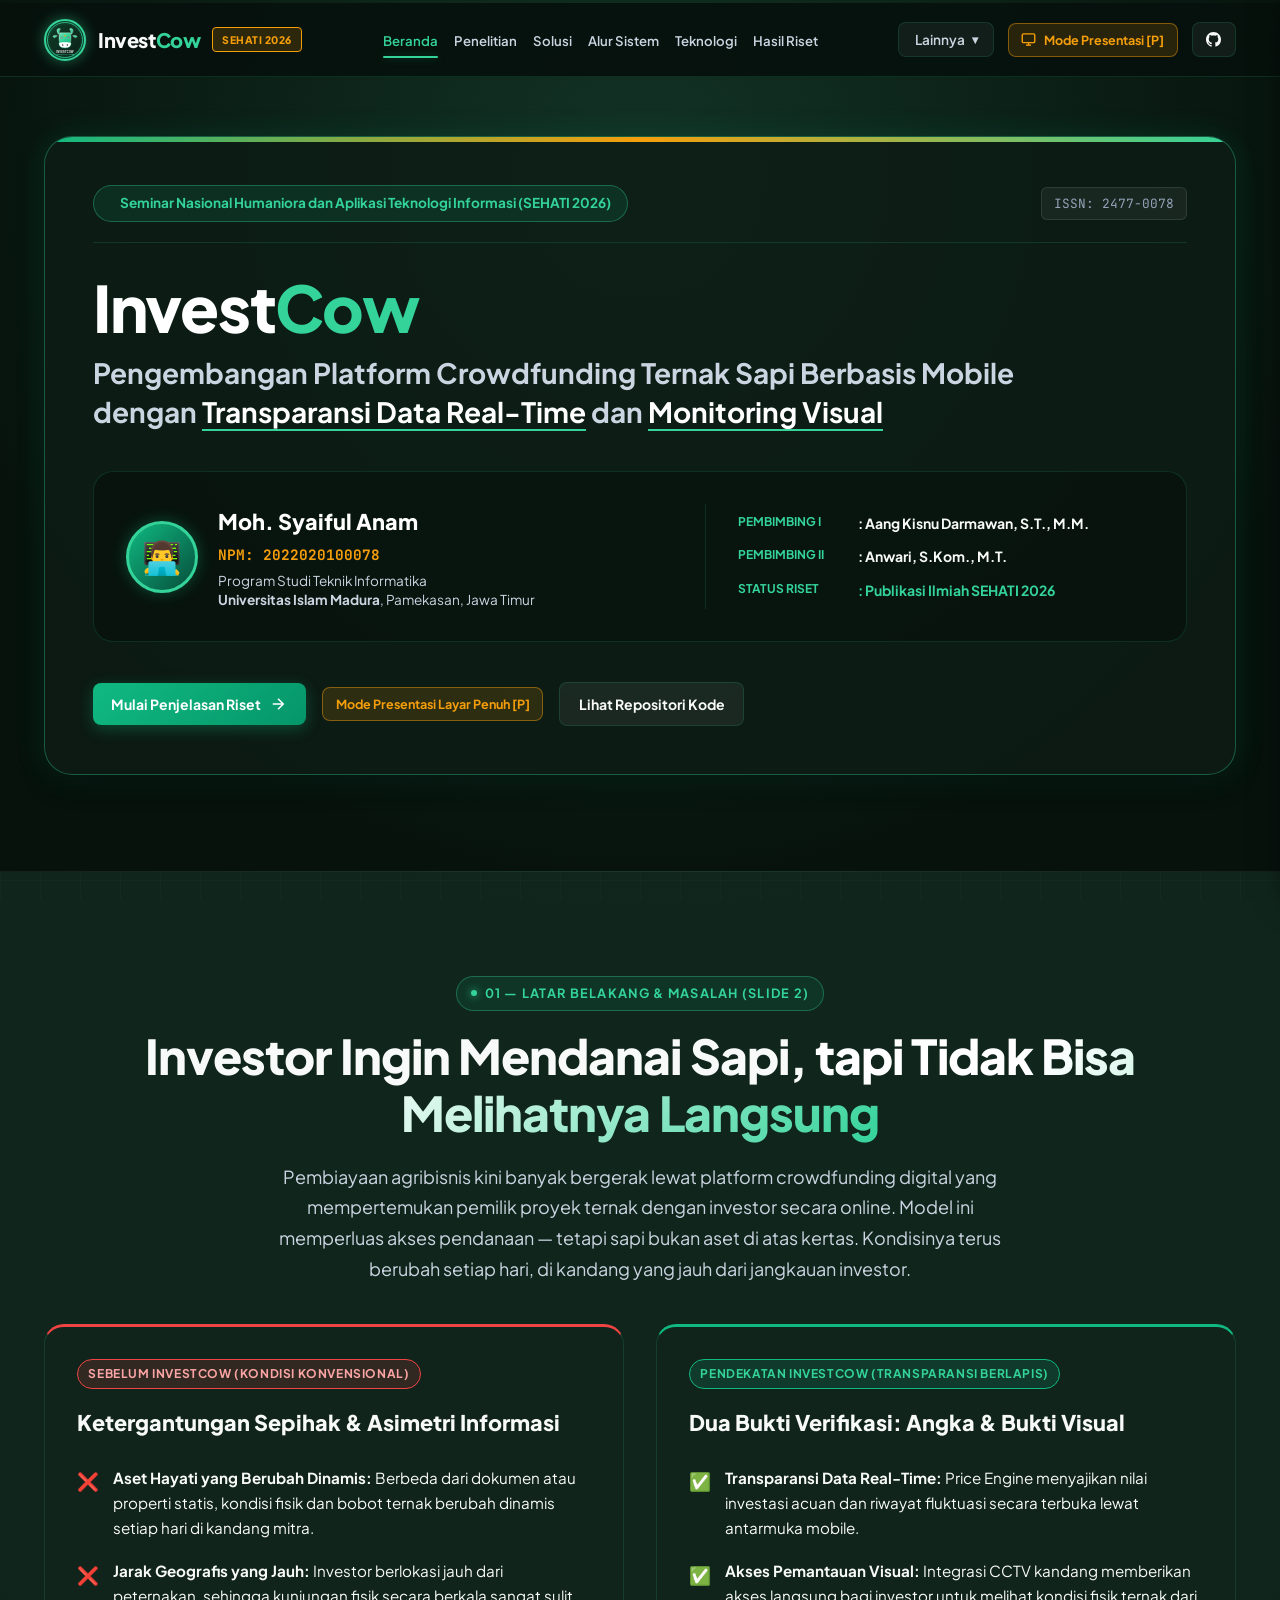
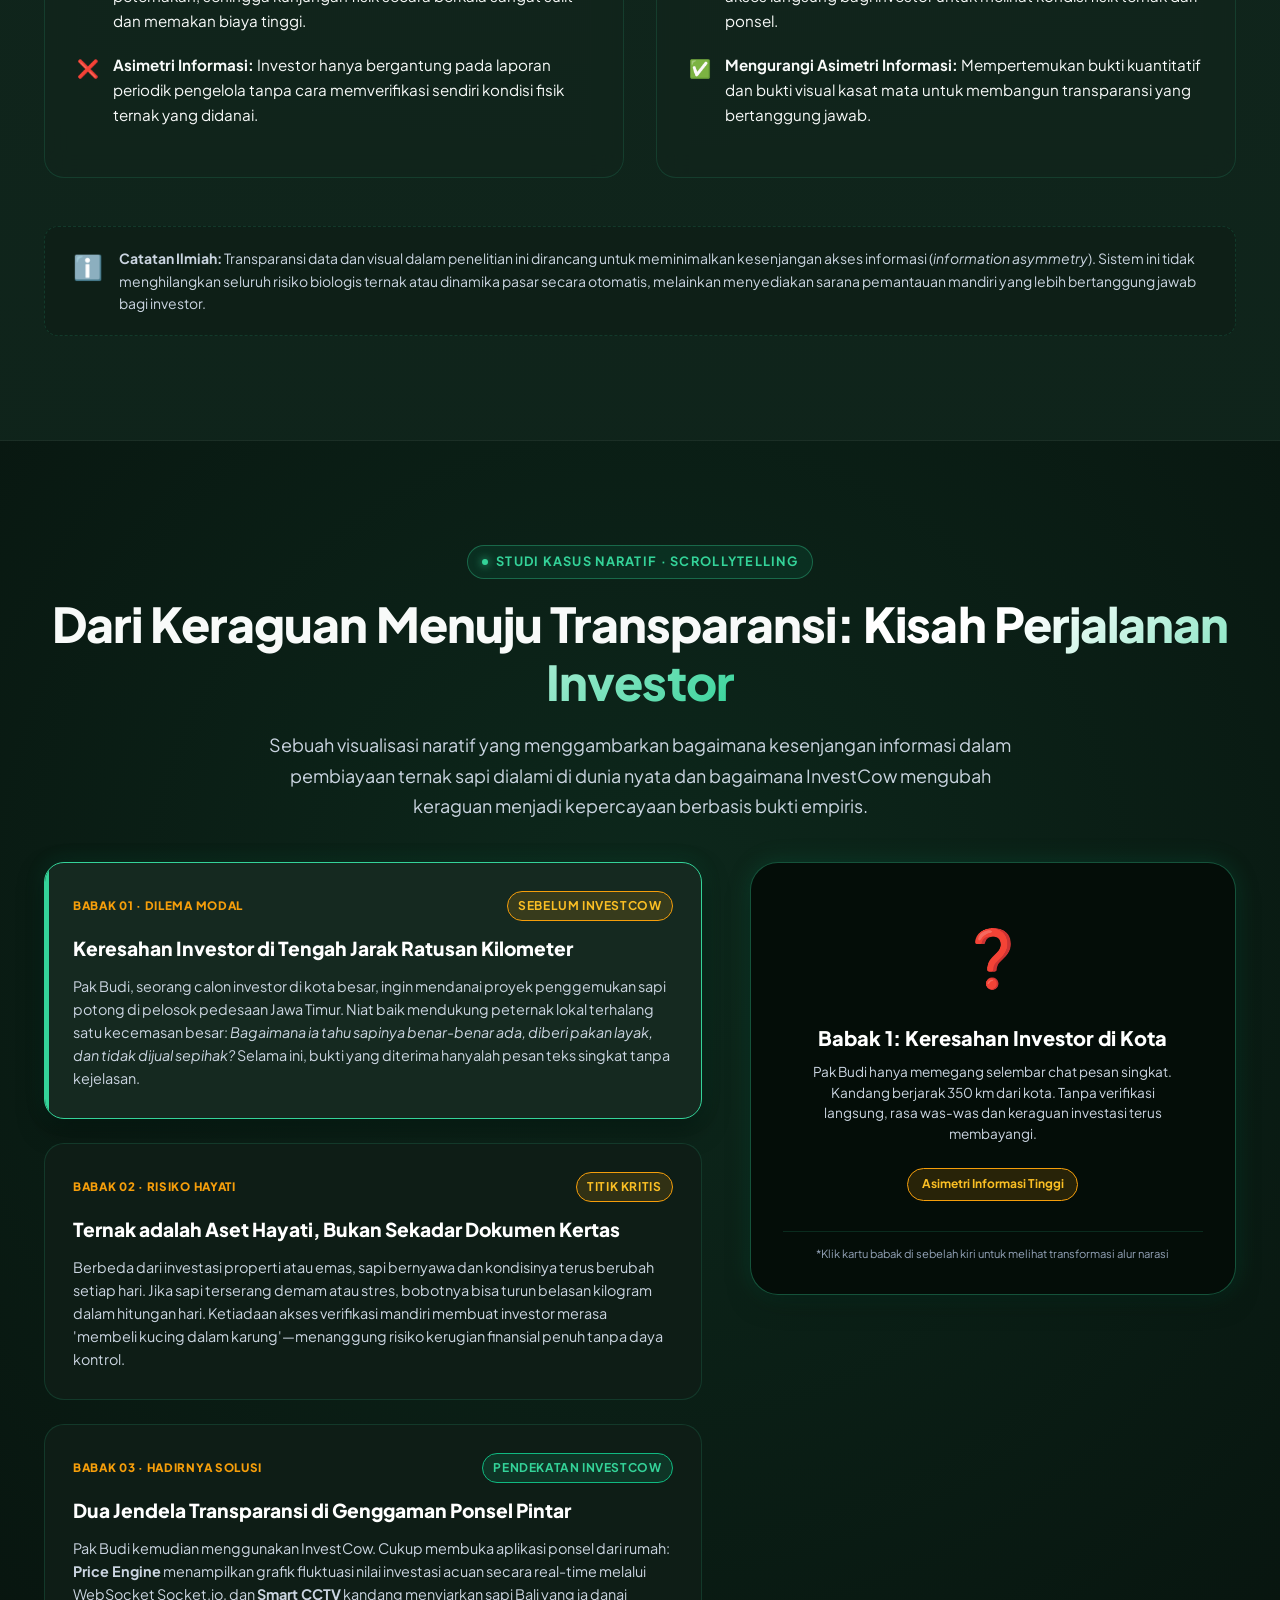
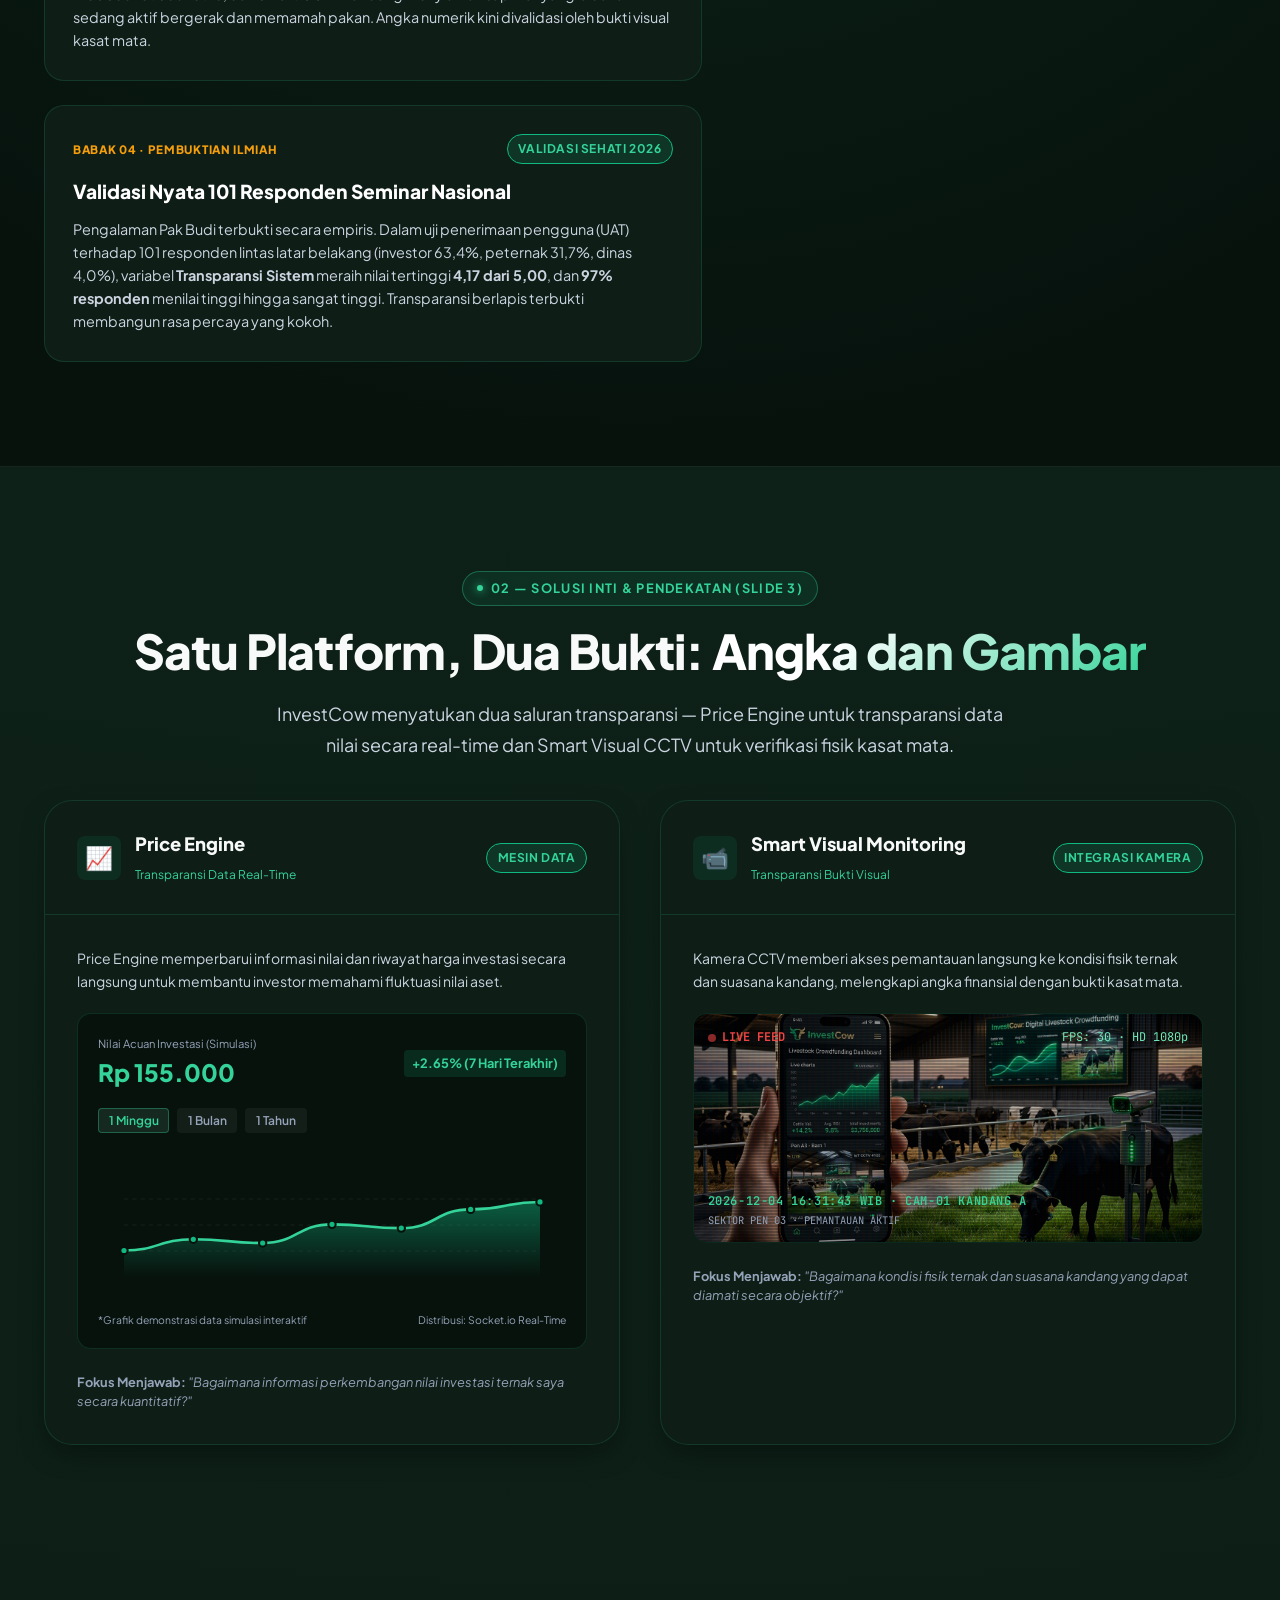
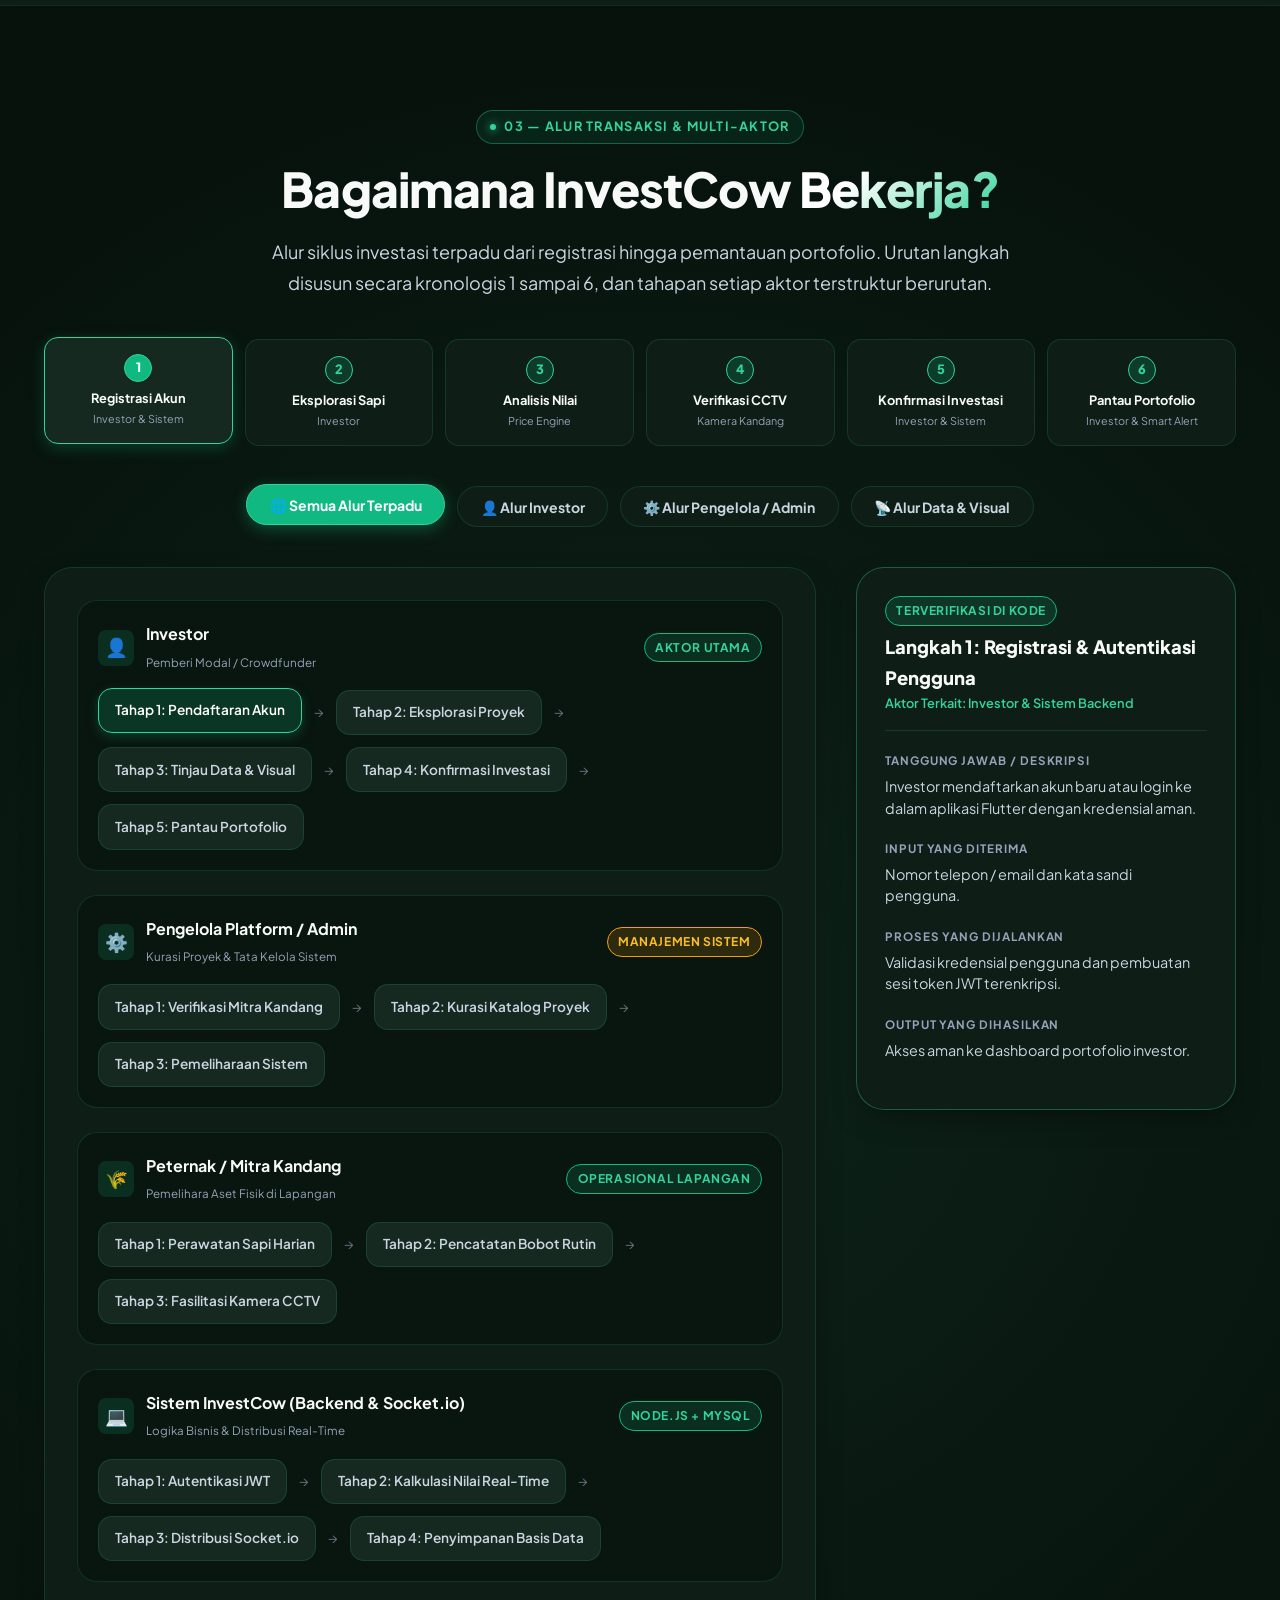
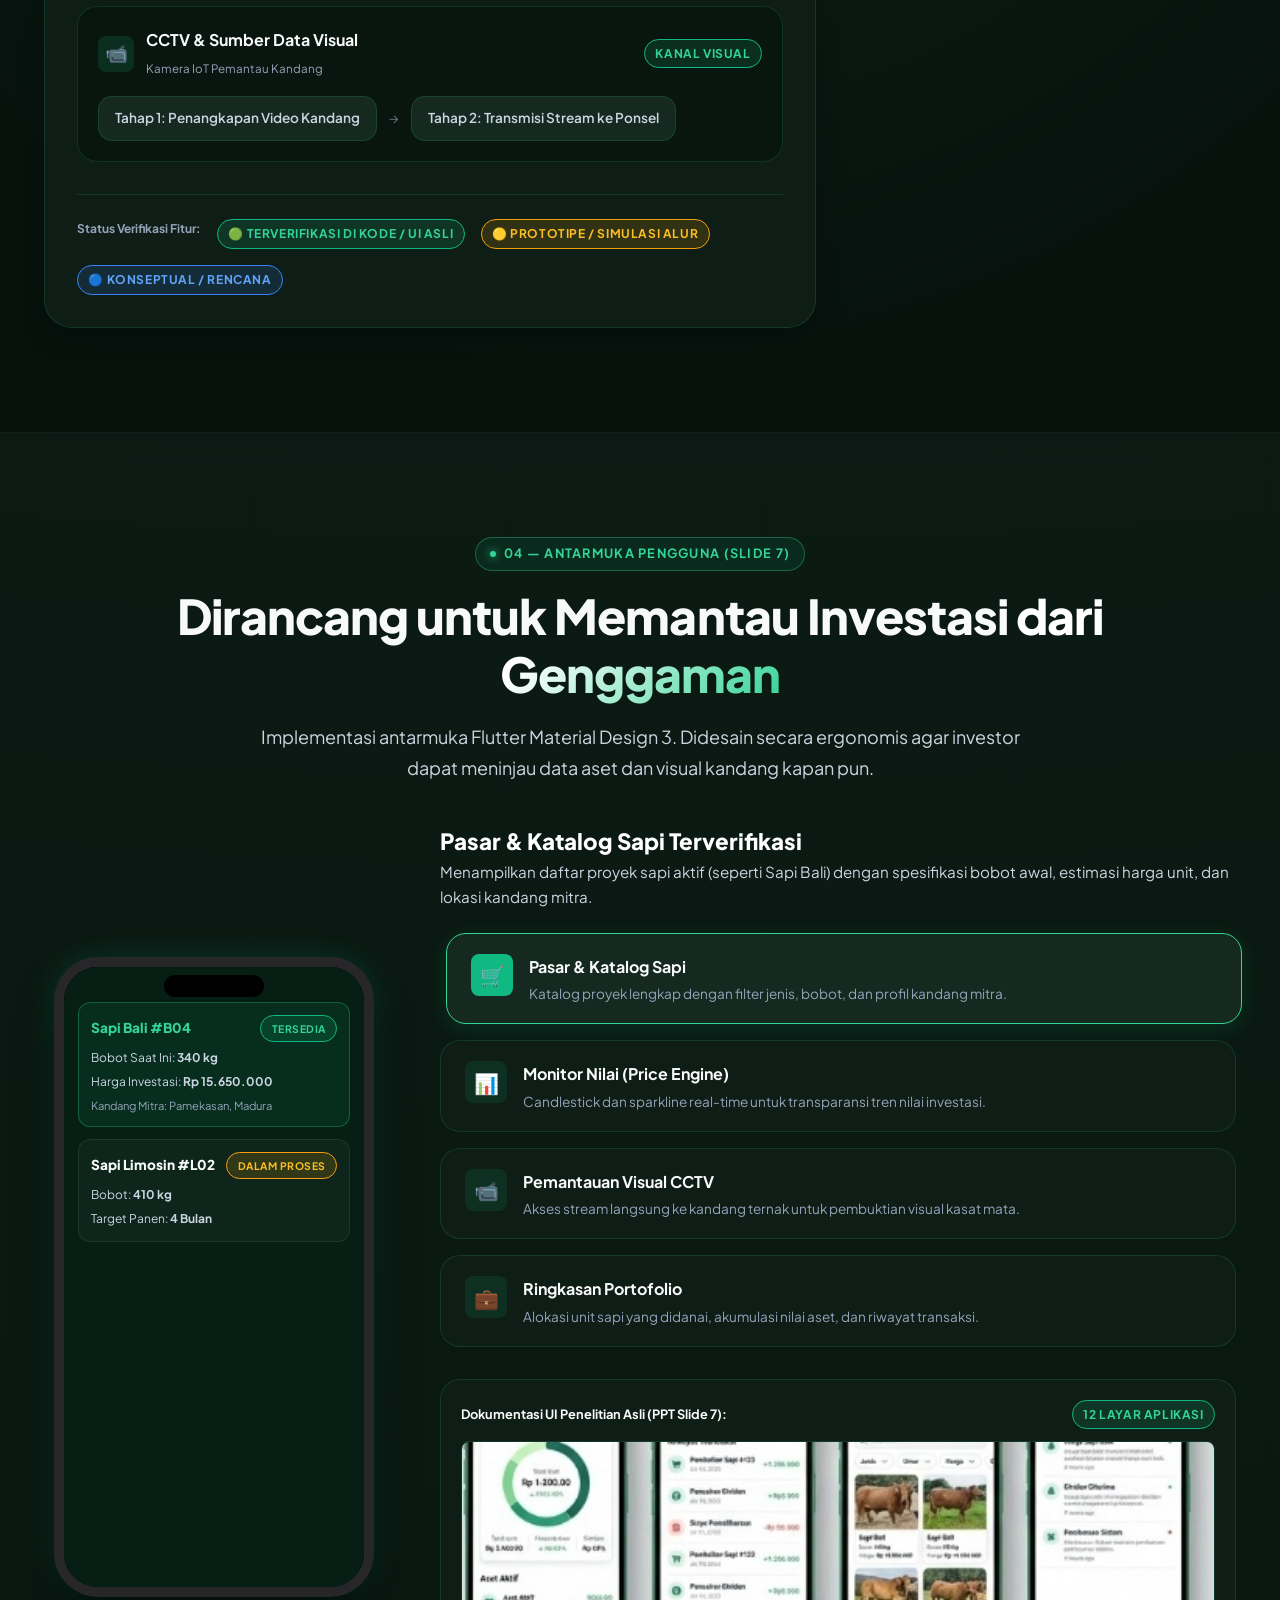
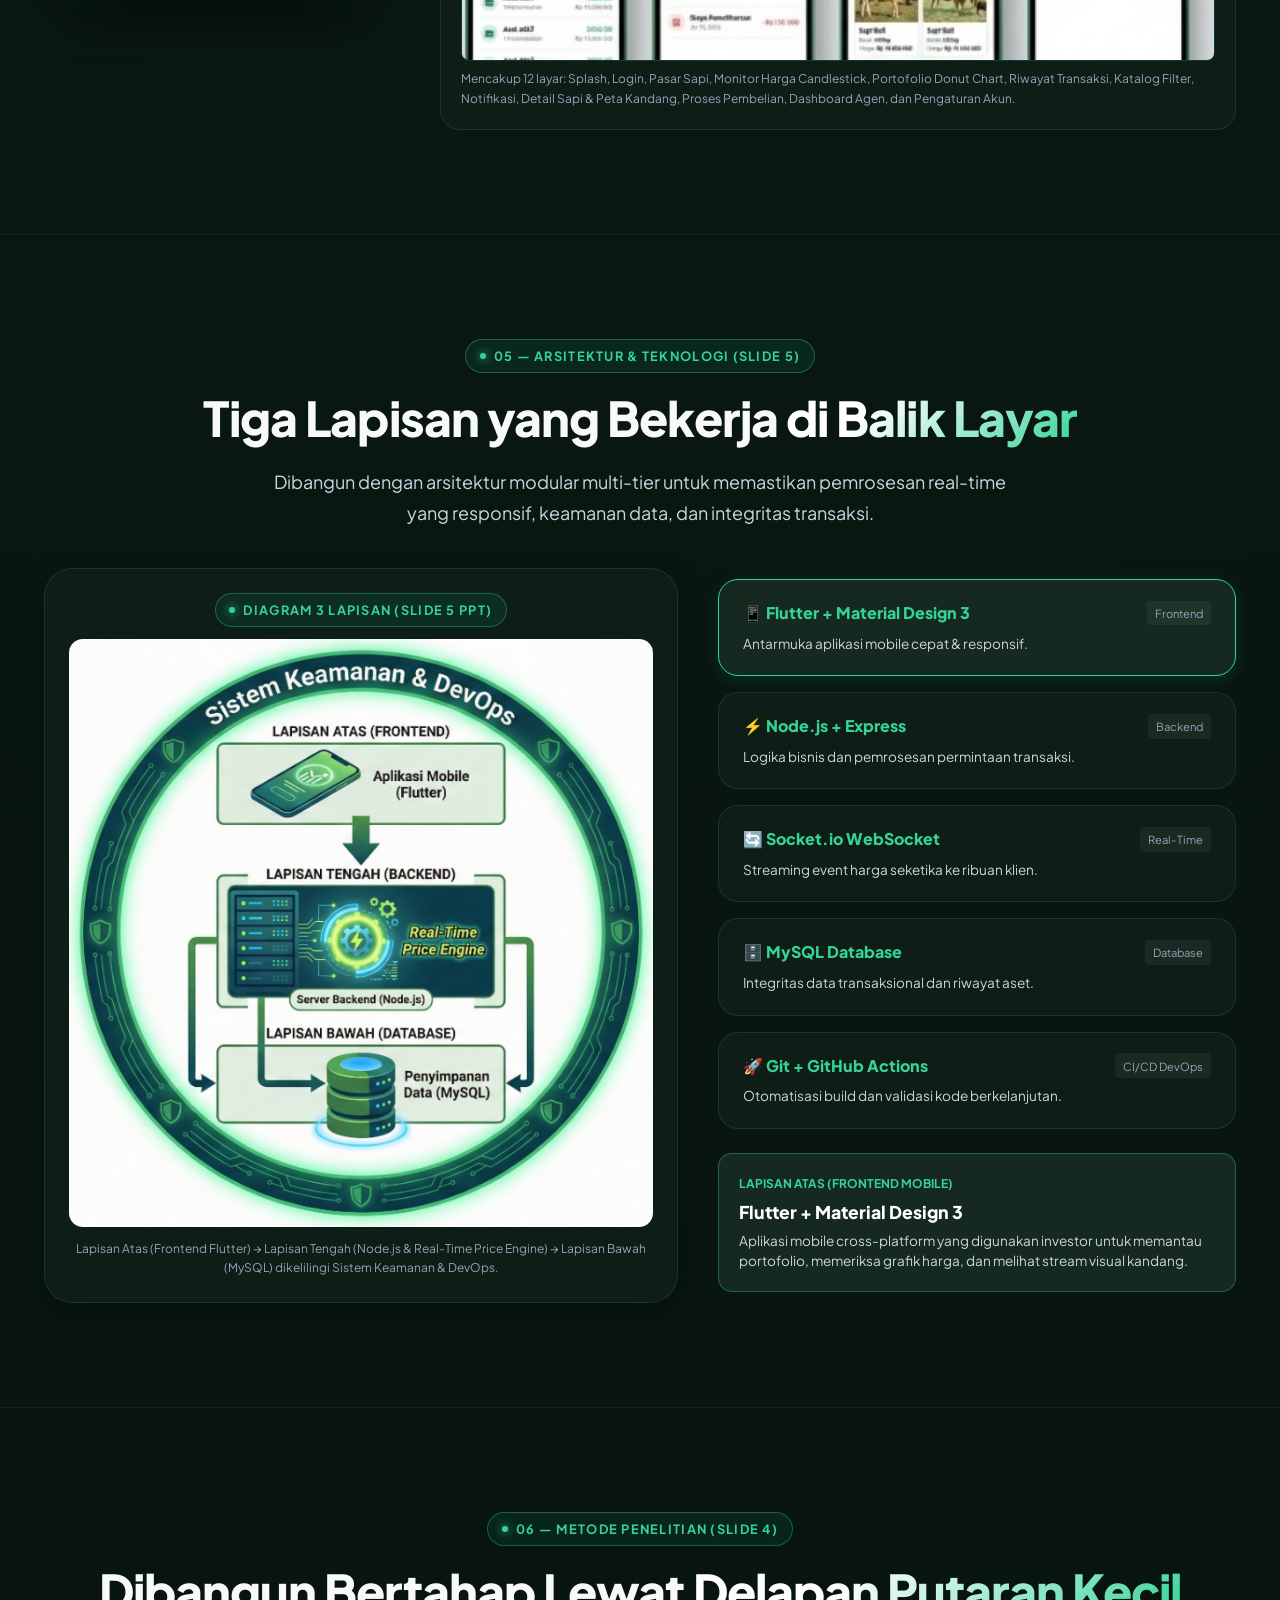
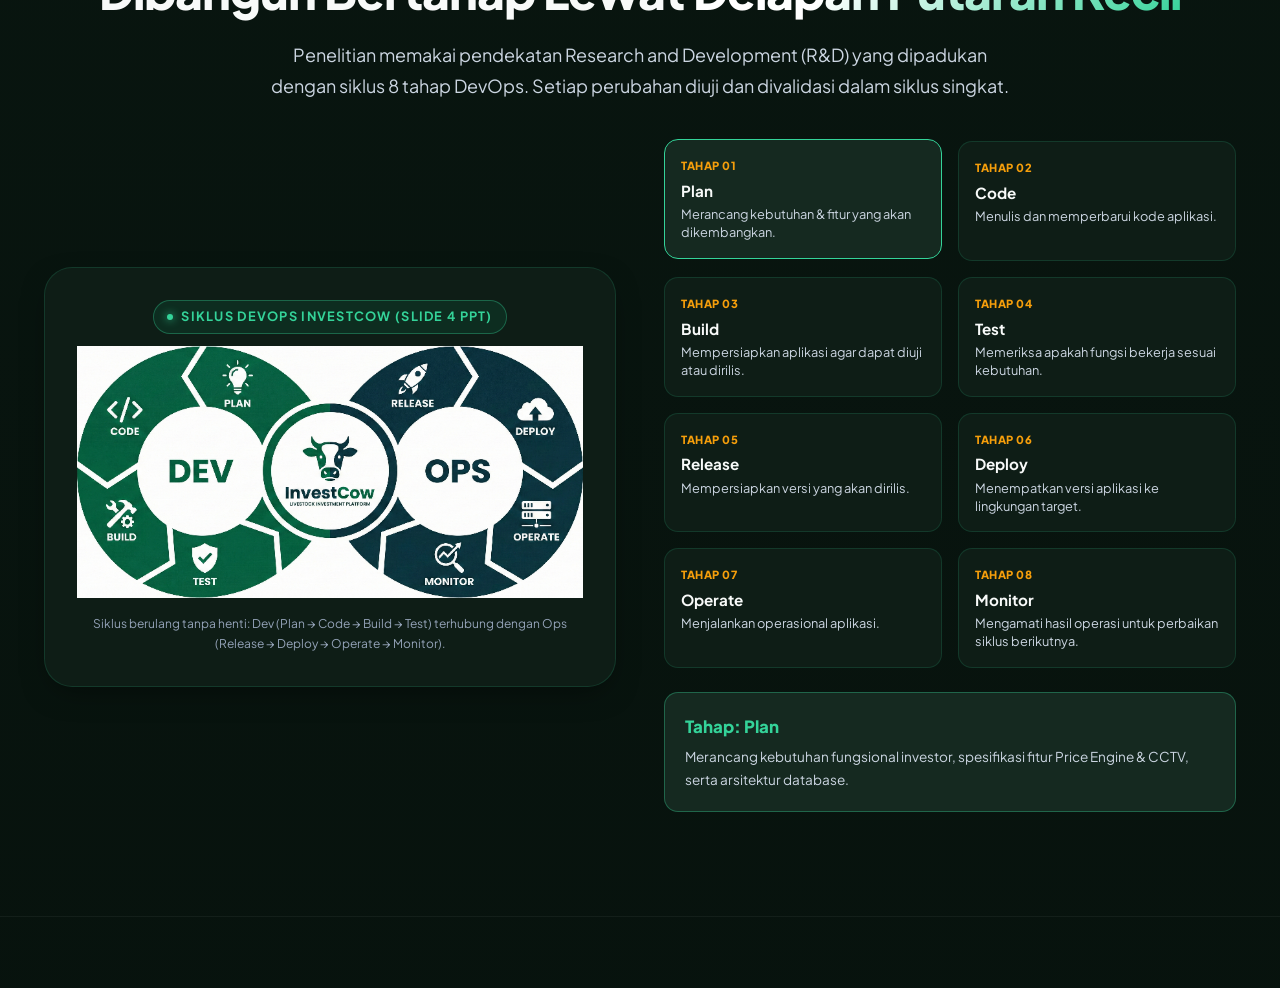
<file: index.html>
<!DOCTYPE html>
<html lang="id">
<head>
  <meta charset="UTF-8">
  <meta http-equiv="refresh" content="0; url=docs/index.html">
  <title>InvestCow — SEHATI 2026 Presentation Site</title>
  <style>
    body {
      background-color: #07120d;
      color: #f8faf9;
      font-family: 'Plus Jakarta Sans', system-ui, -apple-system, sans-serif;
      display: flex;
      flex-direction: column;
      align-items: center;
      justify-content: center;
      height: 100vh;
      margin: 0;
      text-align: center;
    }
    a {
      color: #34d399;
      text-decoration: none;
      font-weight: 700;
      margin-top: 1rem;
      display: inline-block;
      padding: 0.6rem 1.2rem;
      border: 1px solid rgba(52, 211, 153, 0.4);
      border-radius: 8px;
    }
    a:hover {
      background: rgba(52, 211, 153, 0.1);
    }
  </style>
</head>
<body>
  <h2>InvestCow — Interactive Research Presentation</h2>
  <p>Mengarahkan ke halaman presentasi SEHATI 2026...</p>
  <a href="docs/index.html">Buka Website Presentasi Langsung →</a>
</body>
</html>
</file>
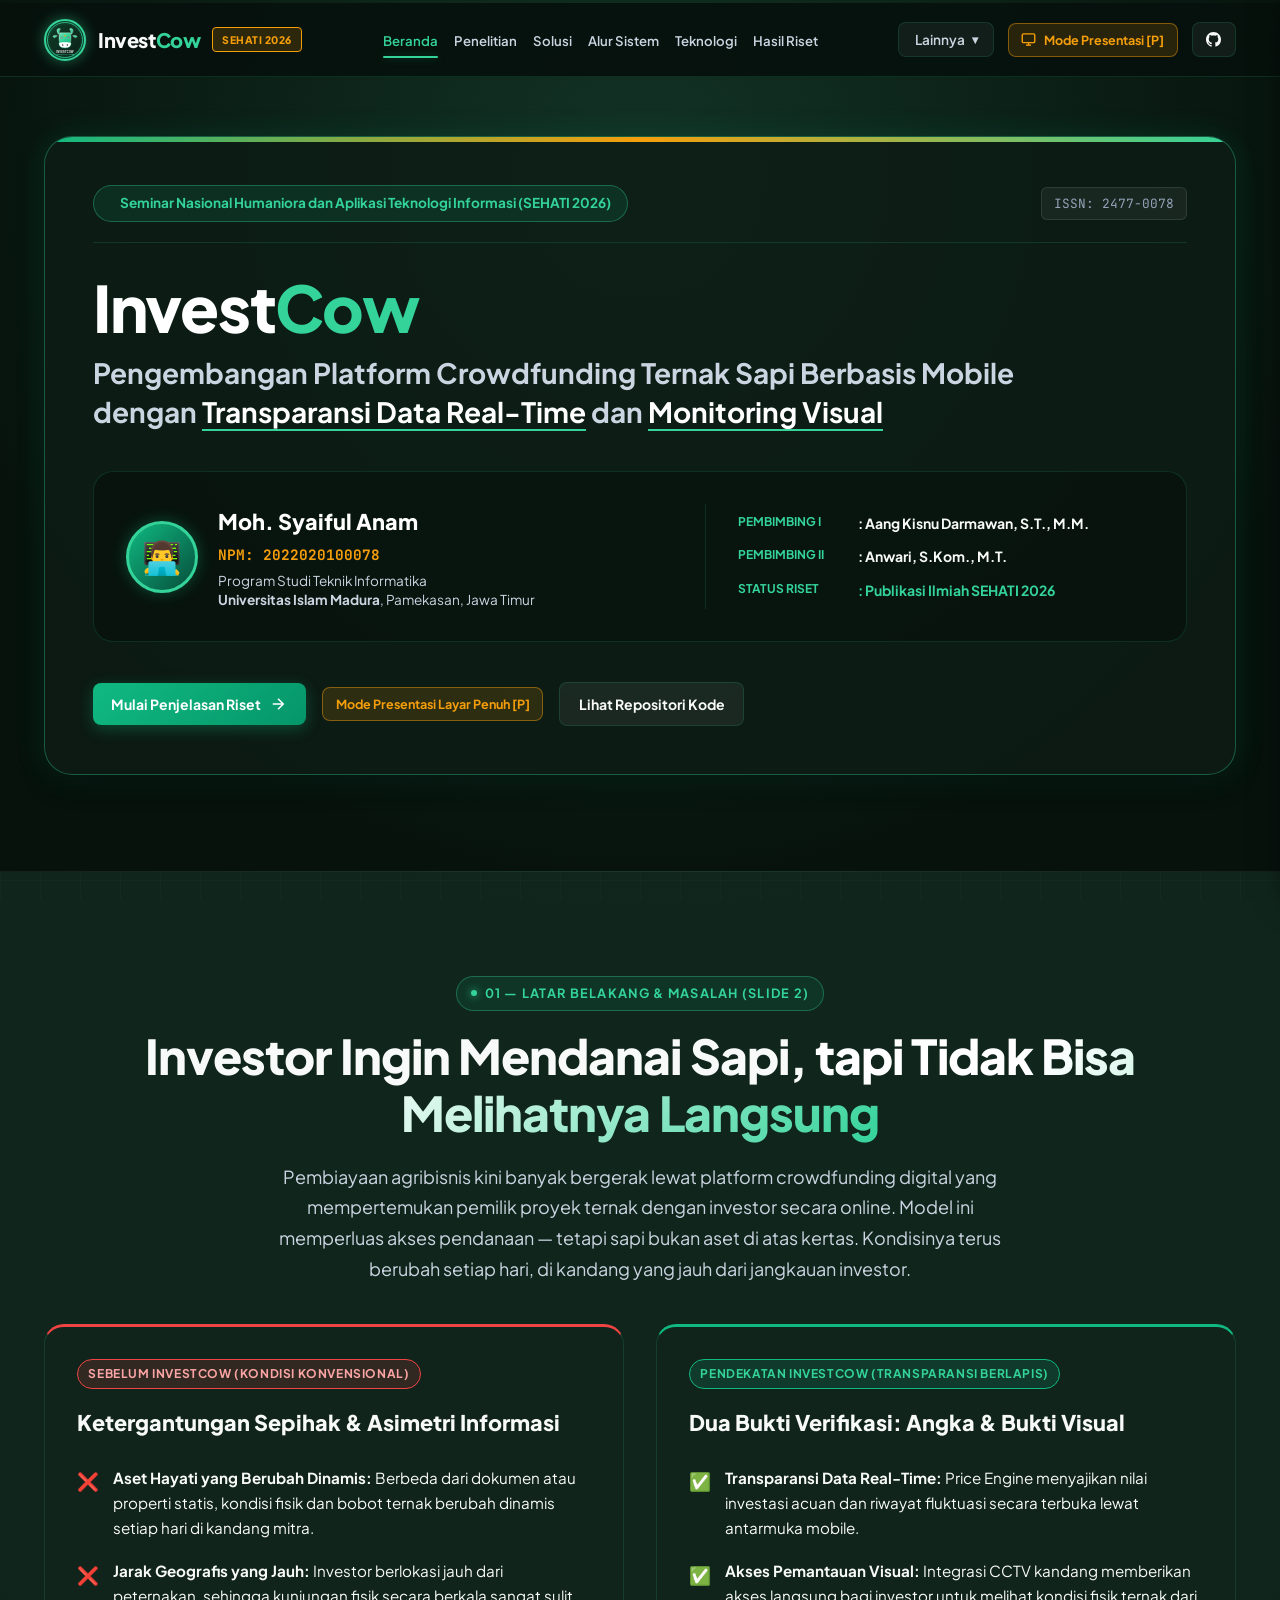
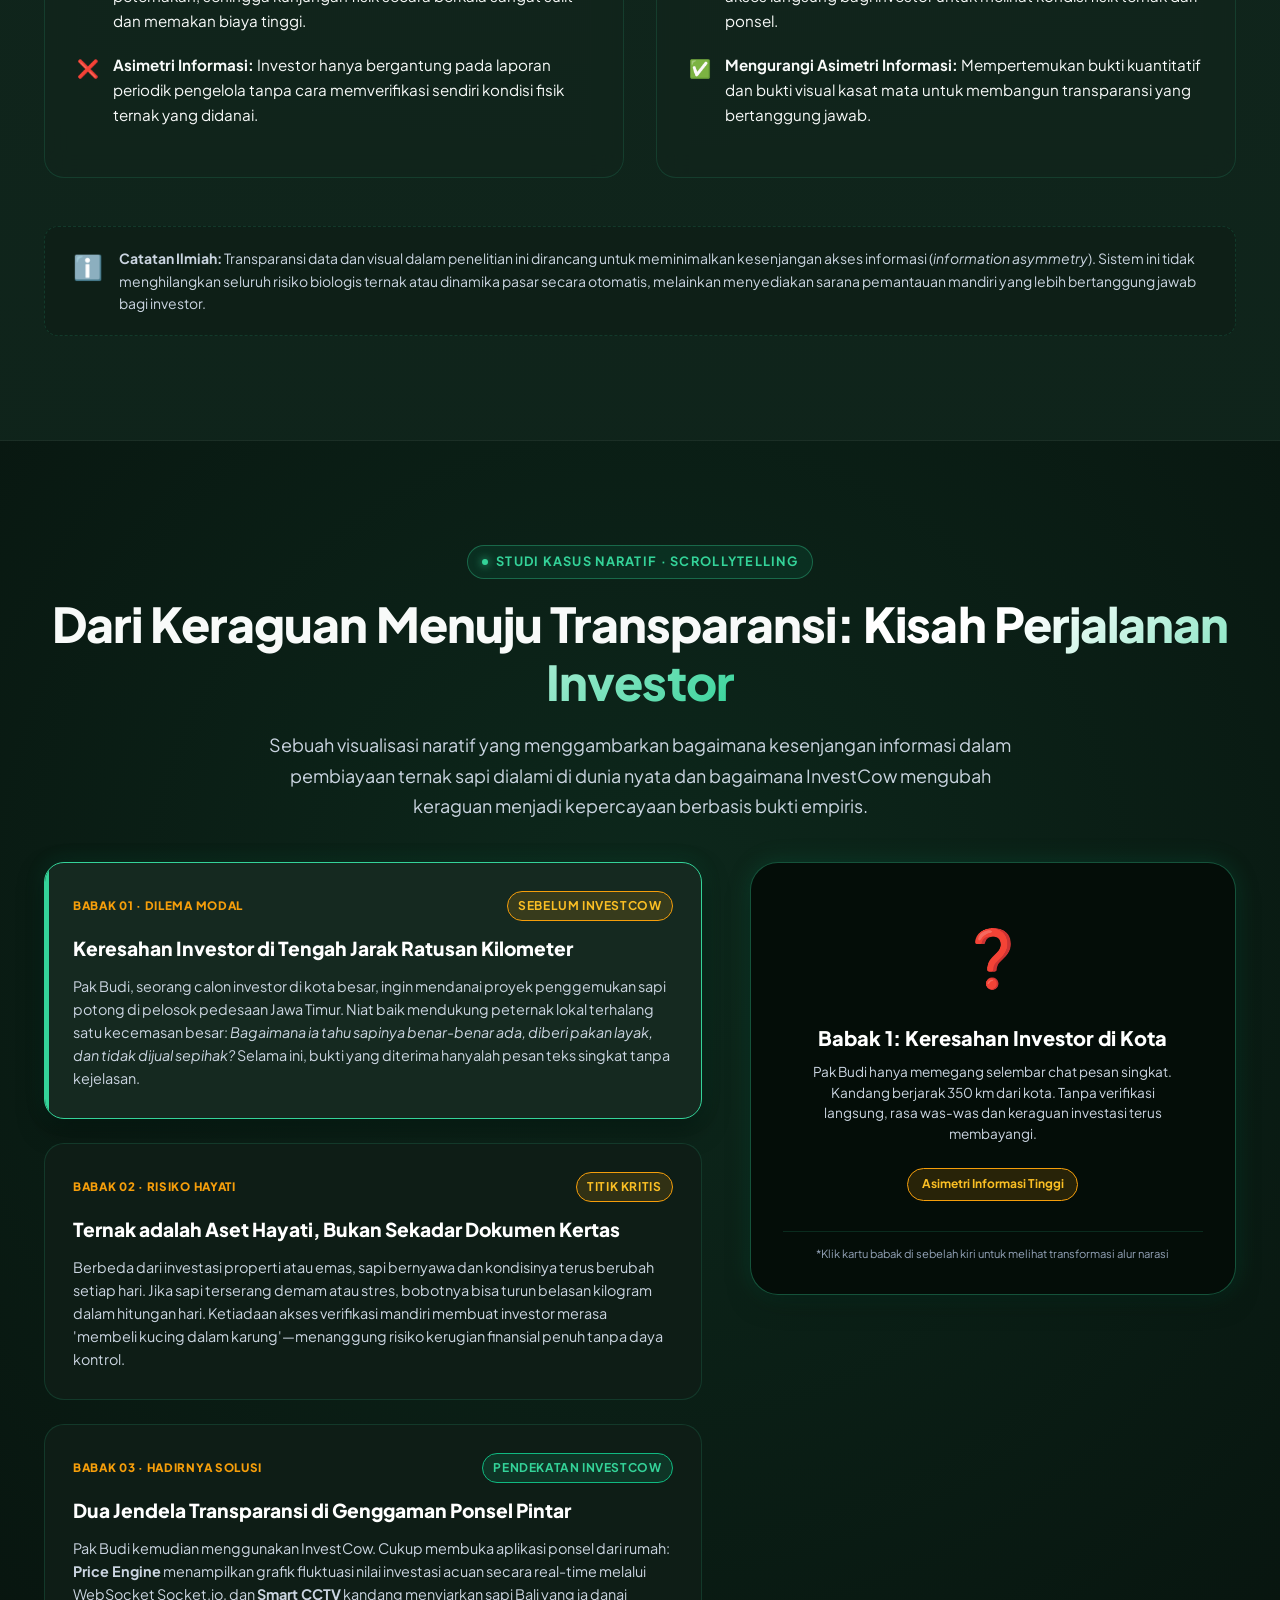
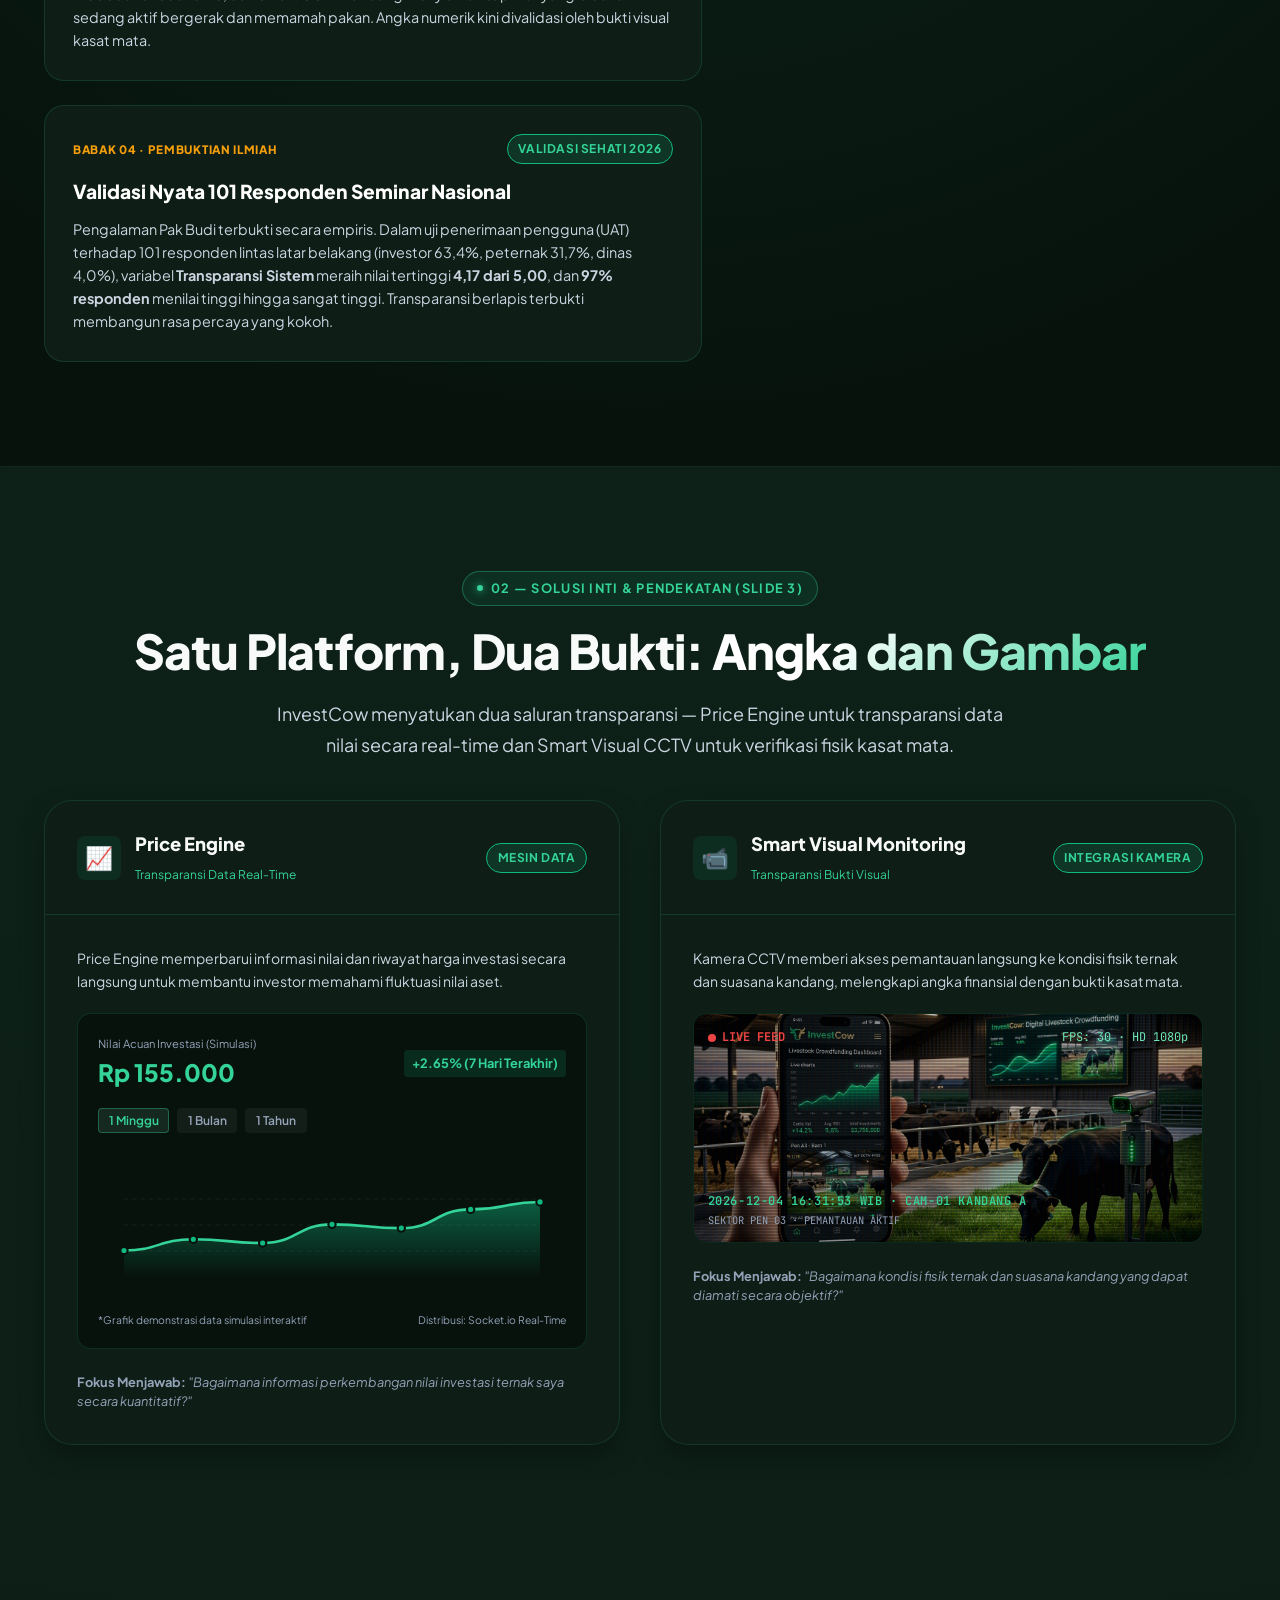
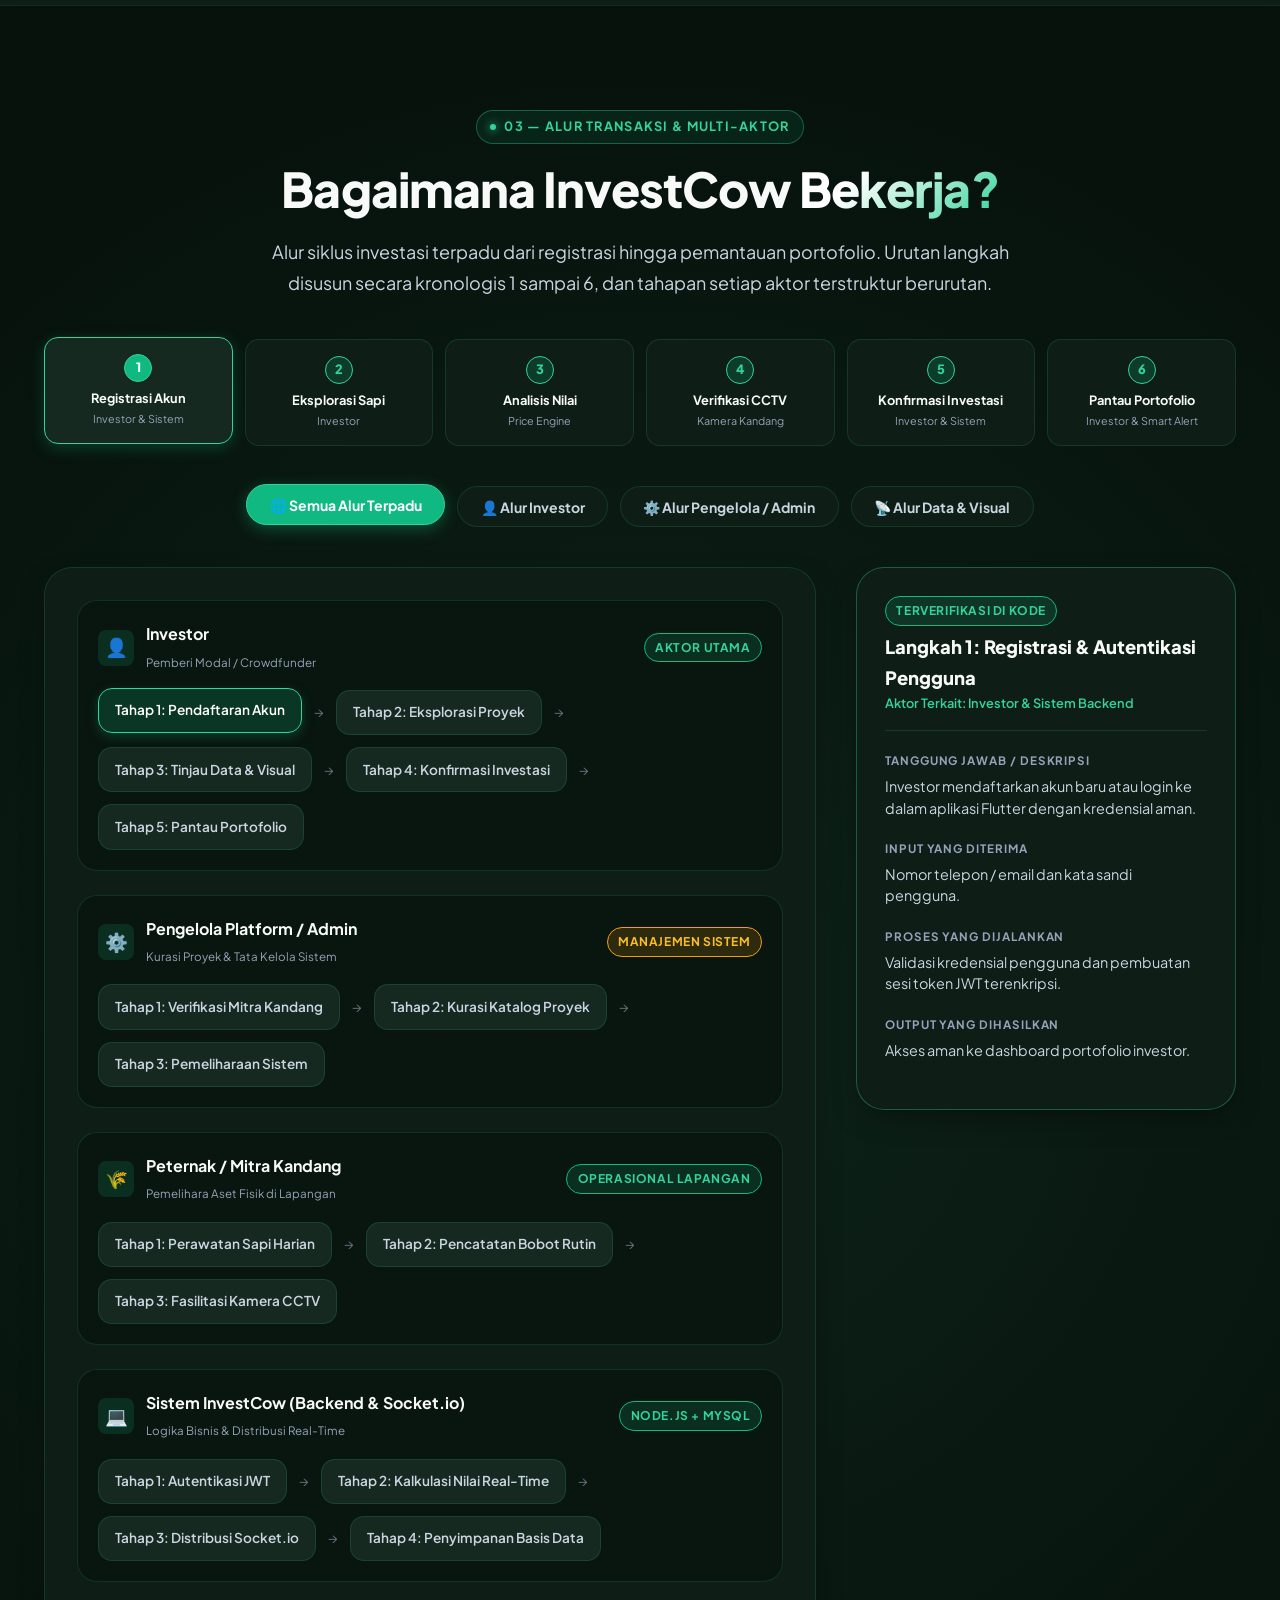
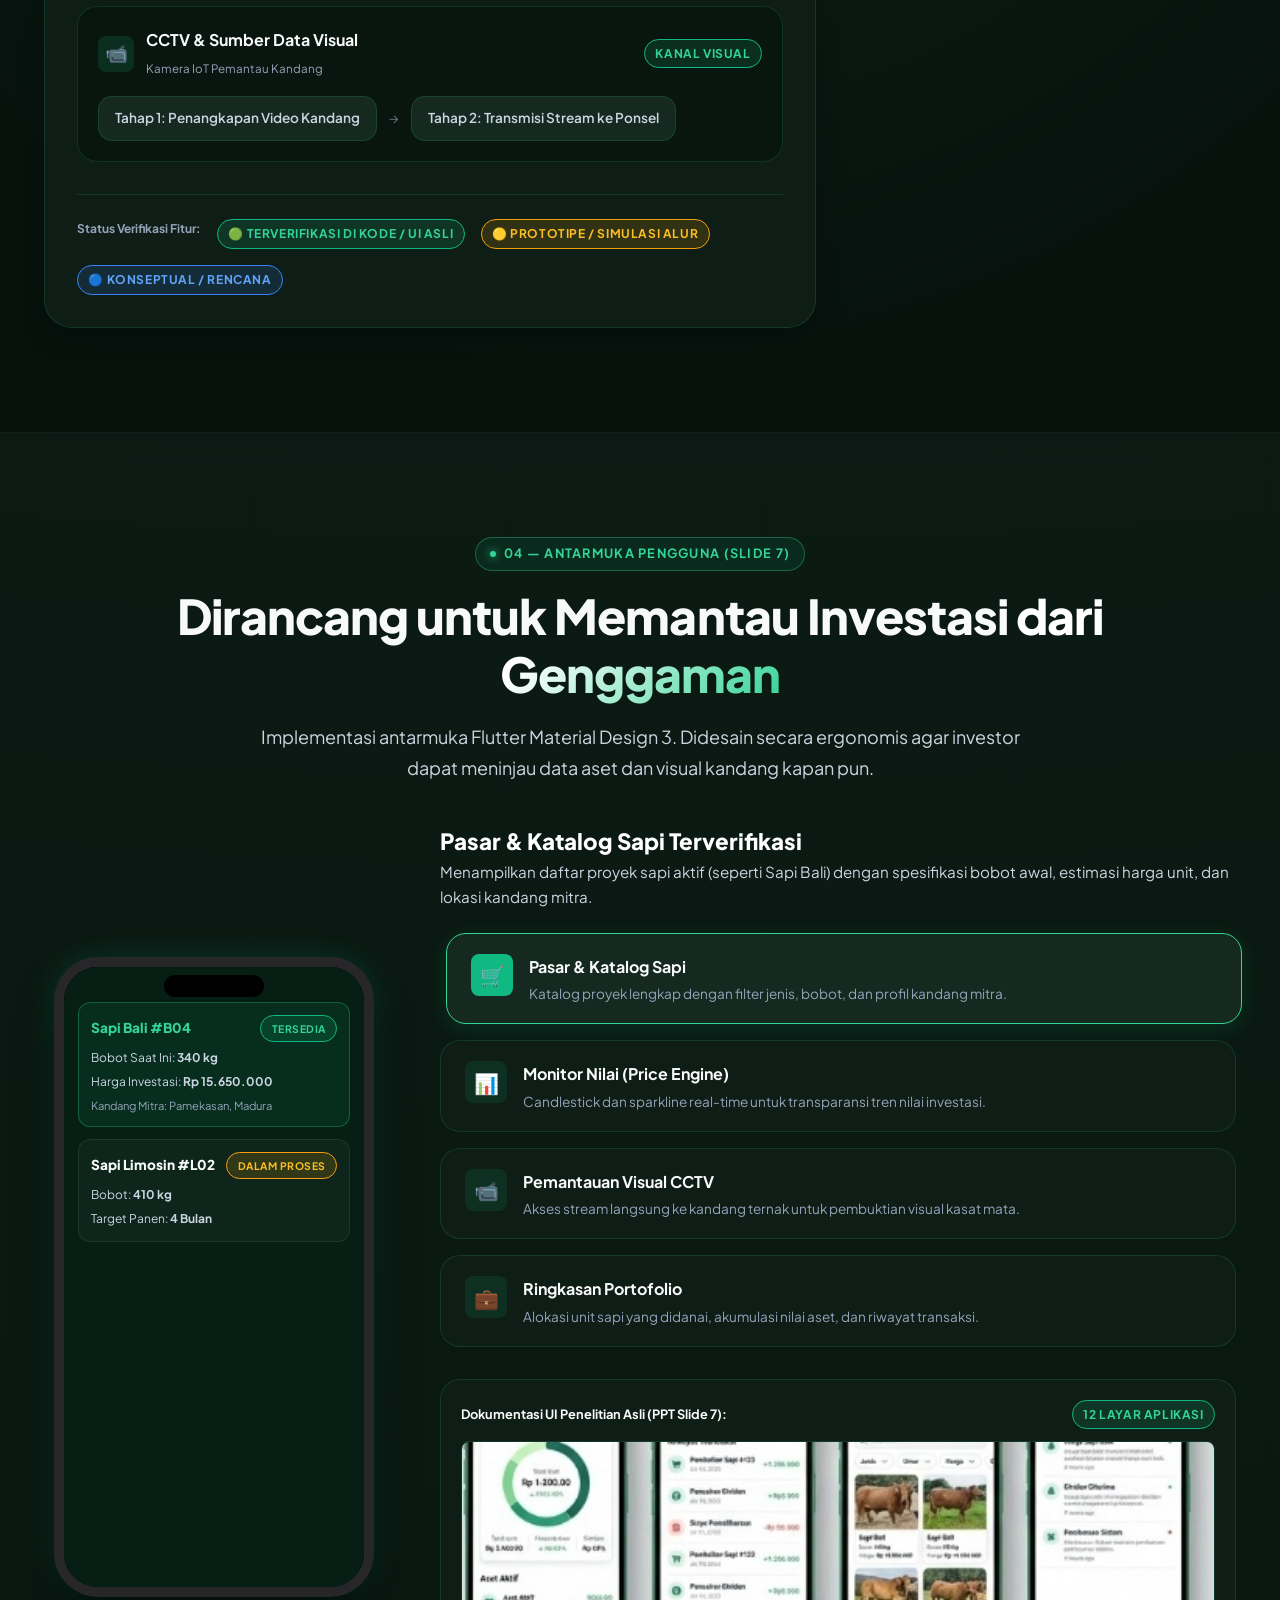
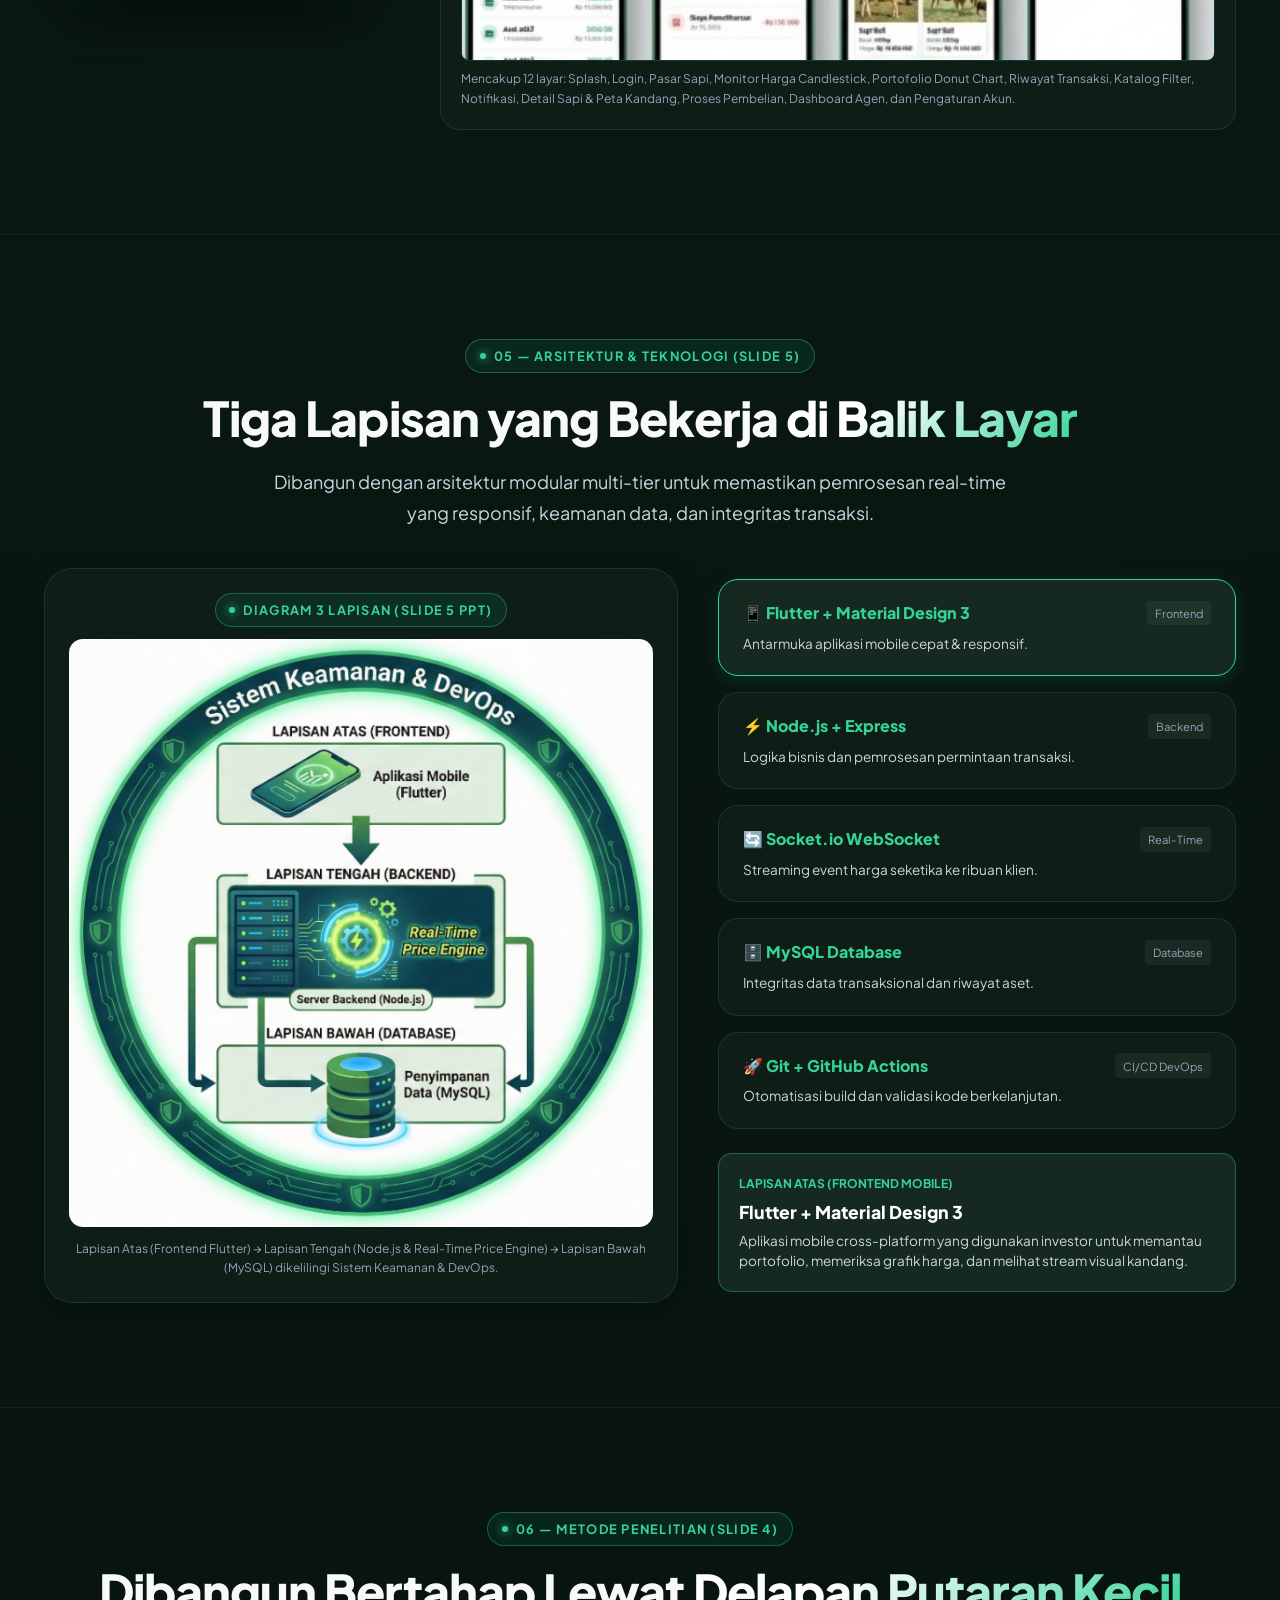
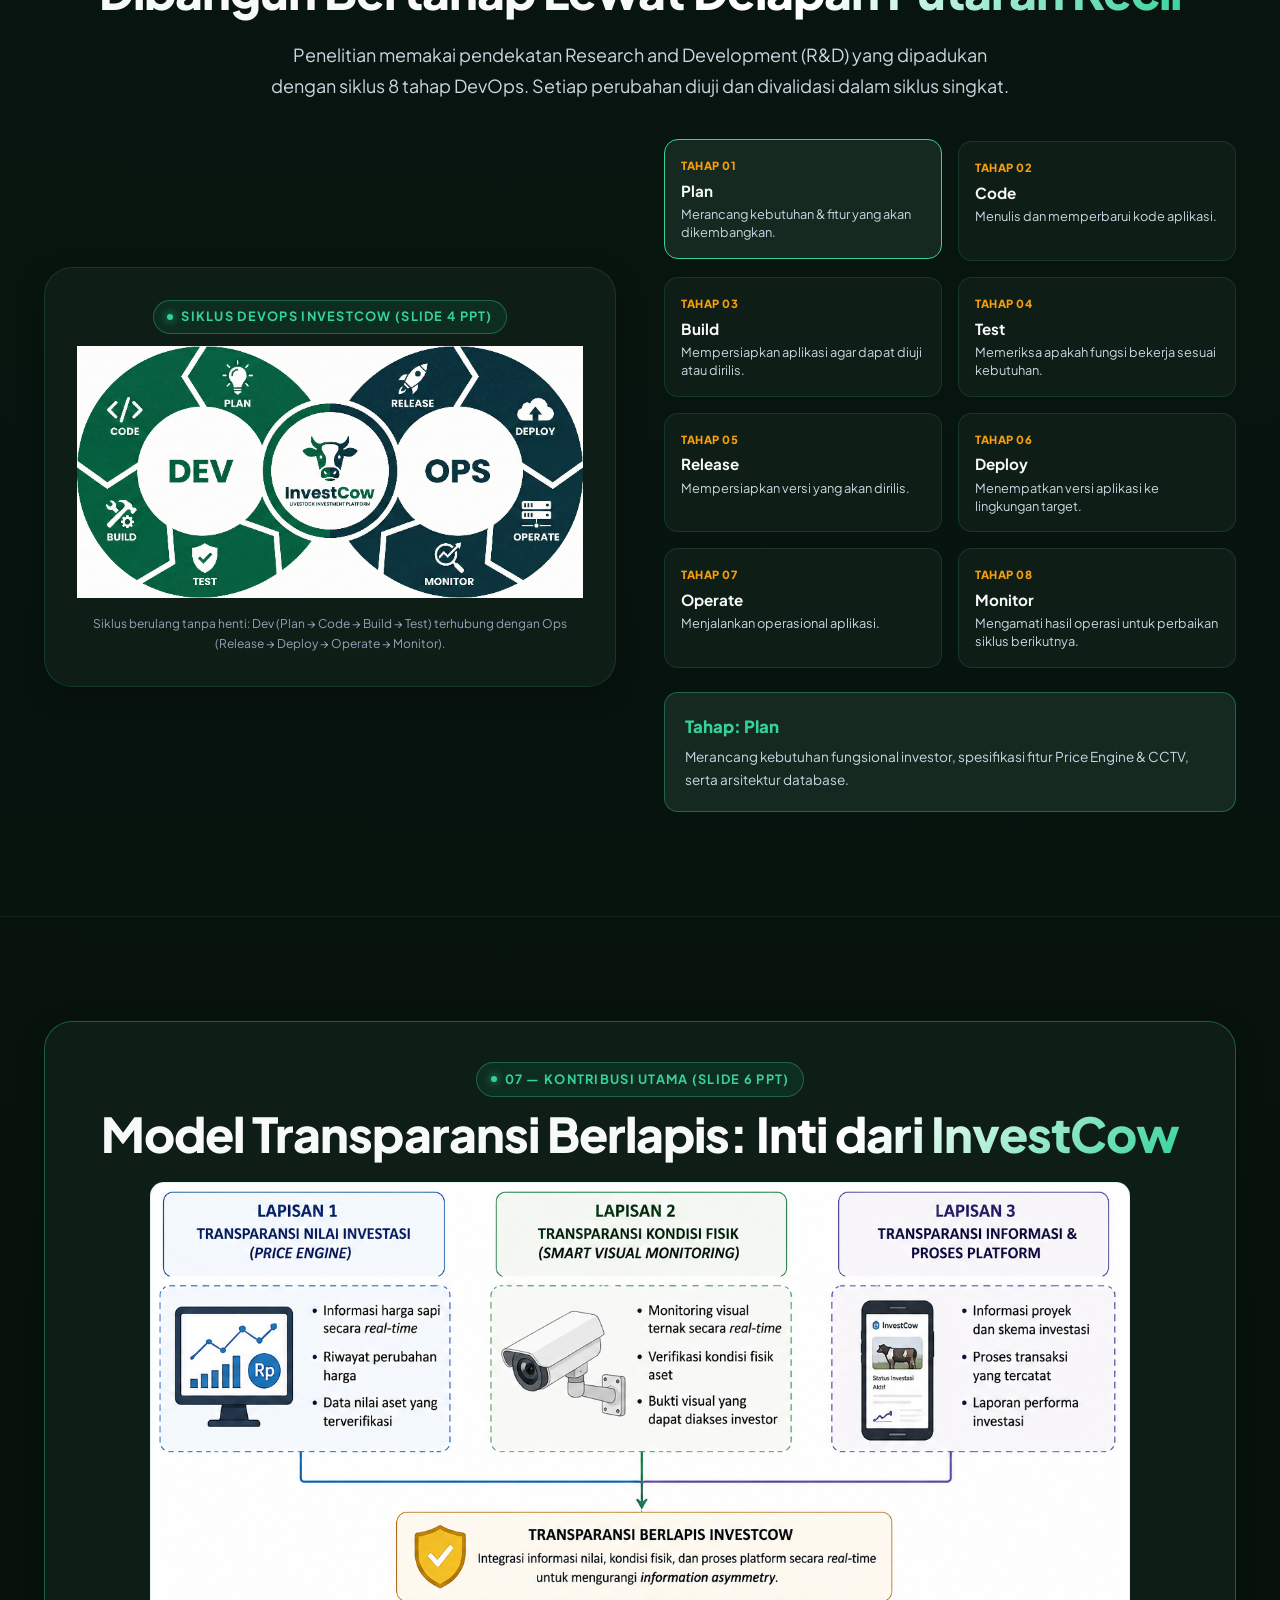
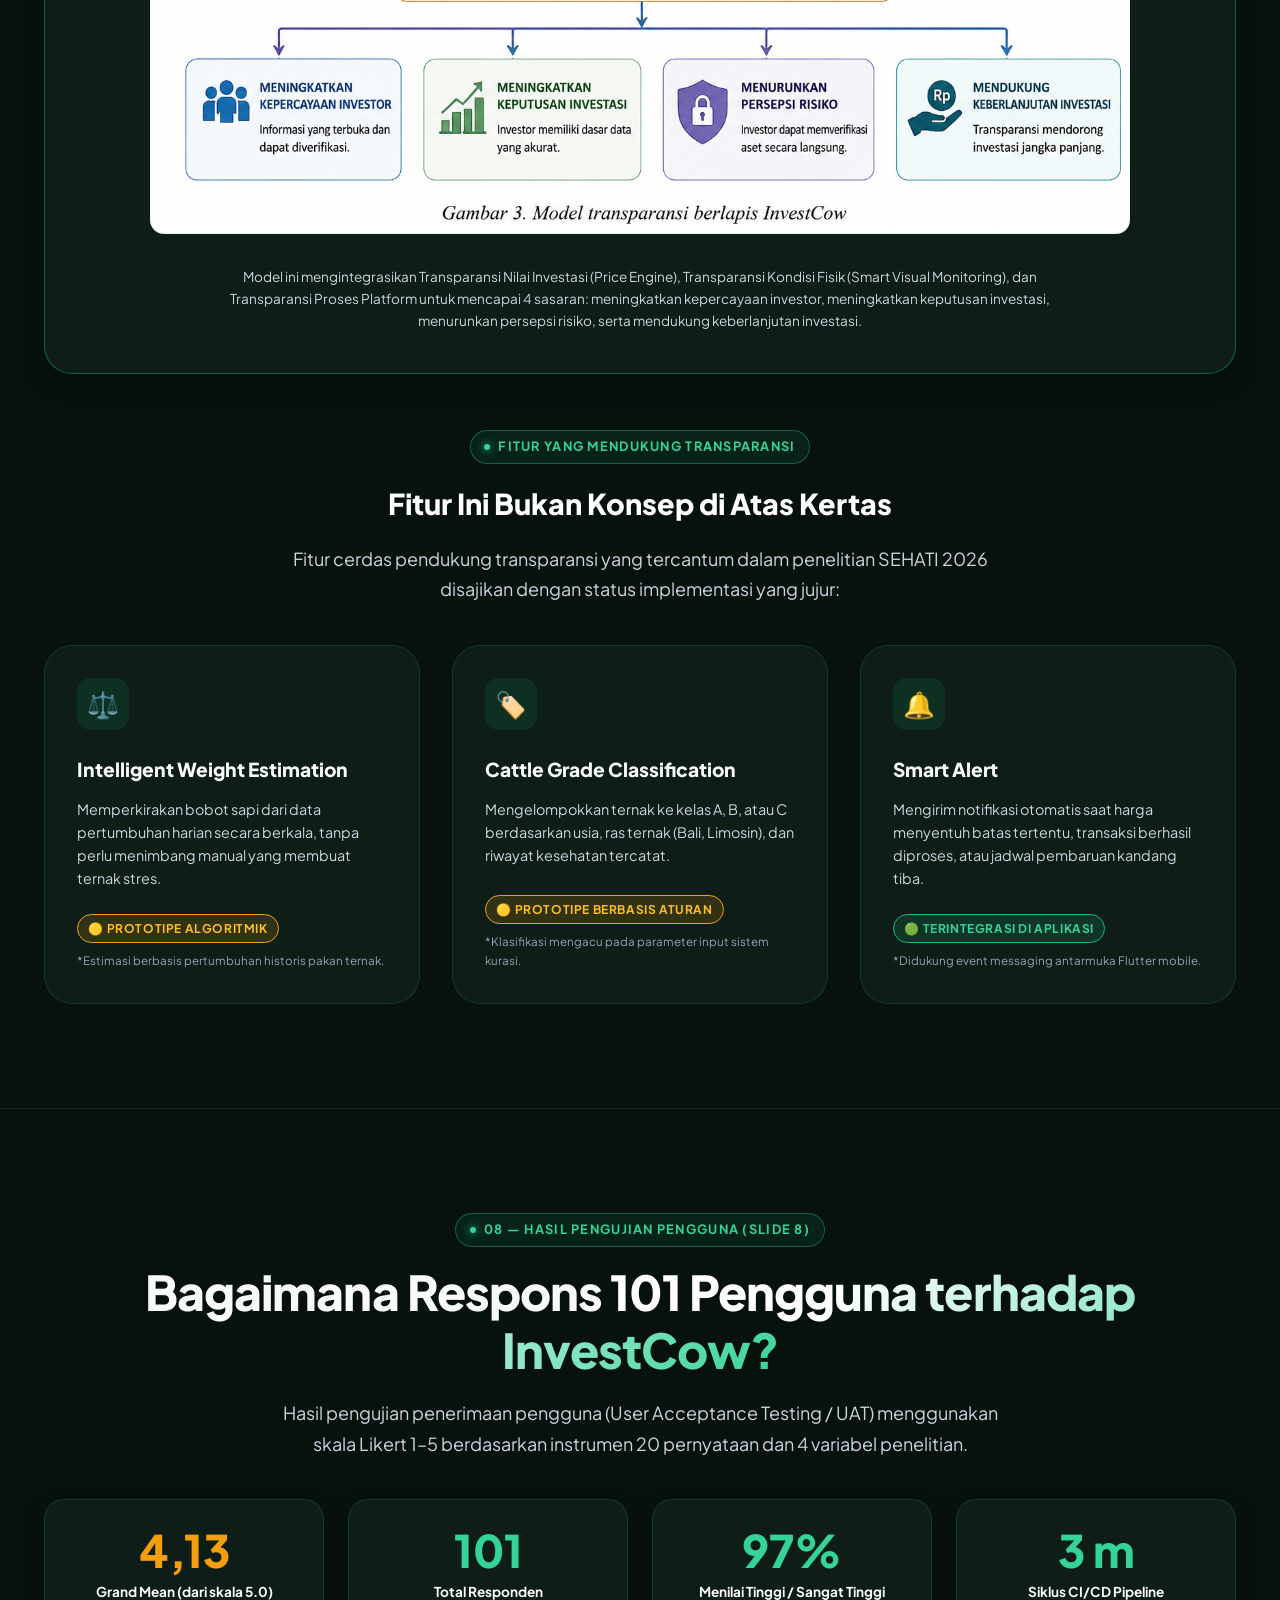
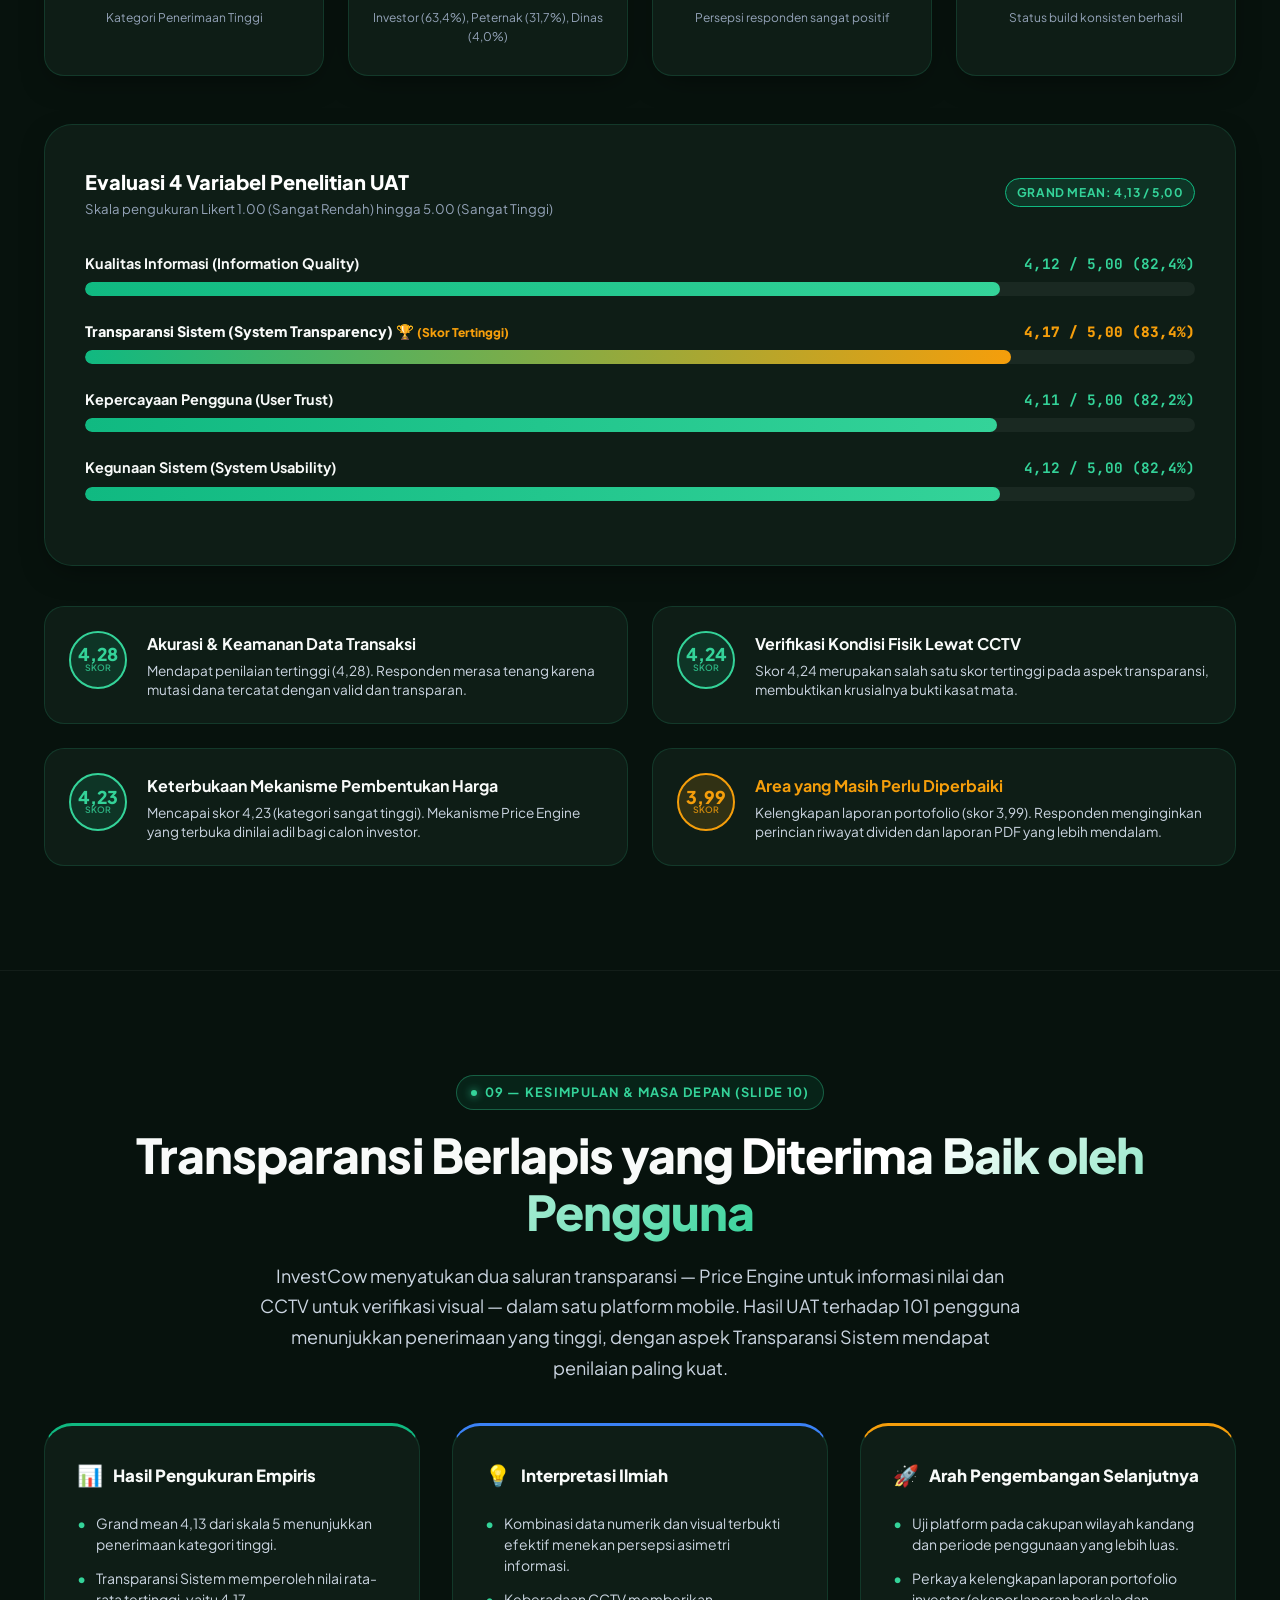
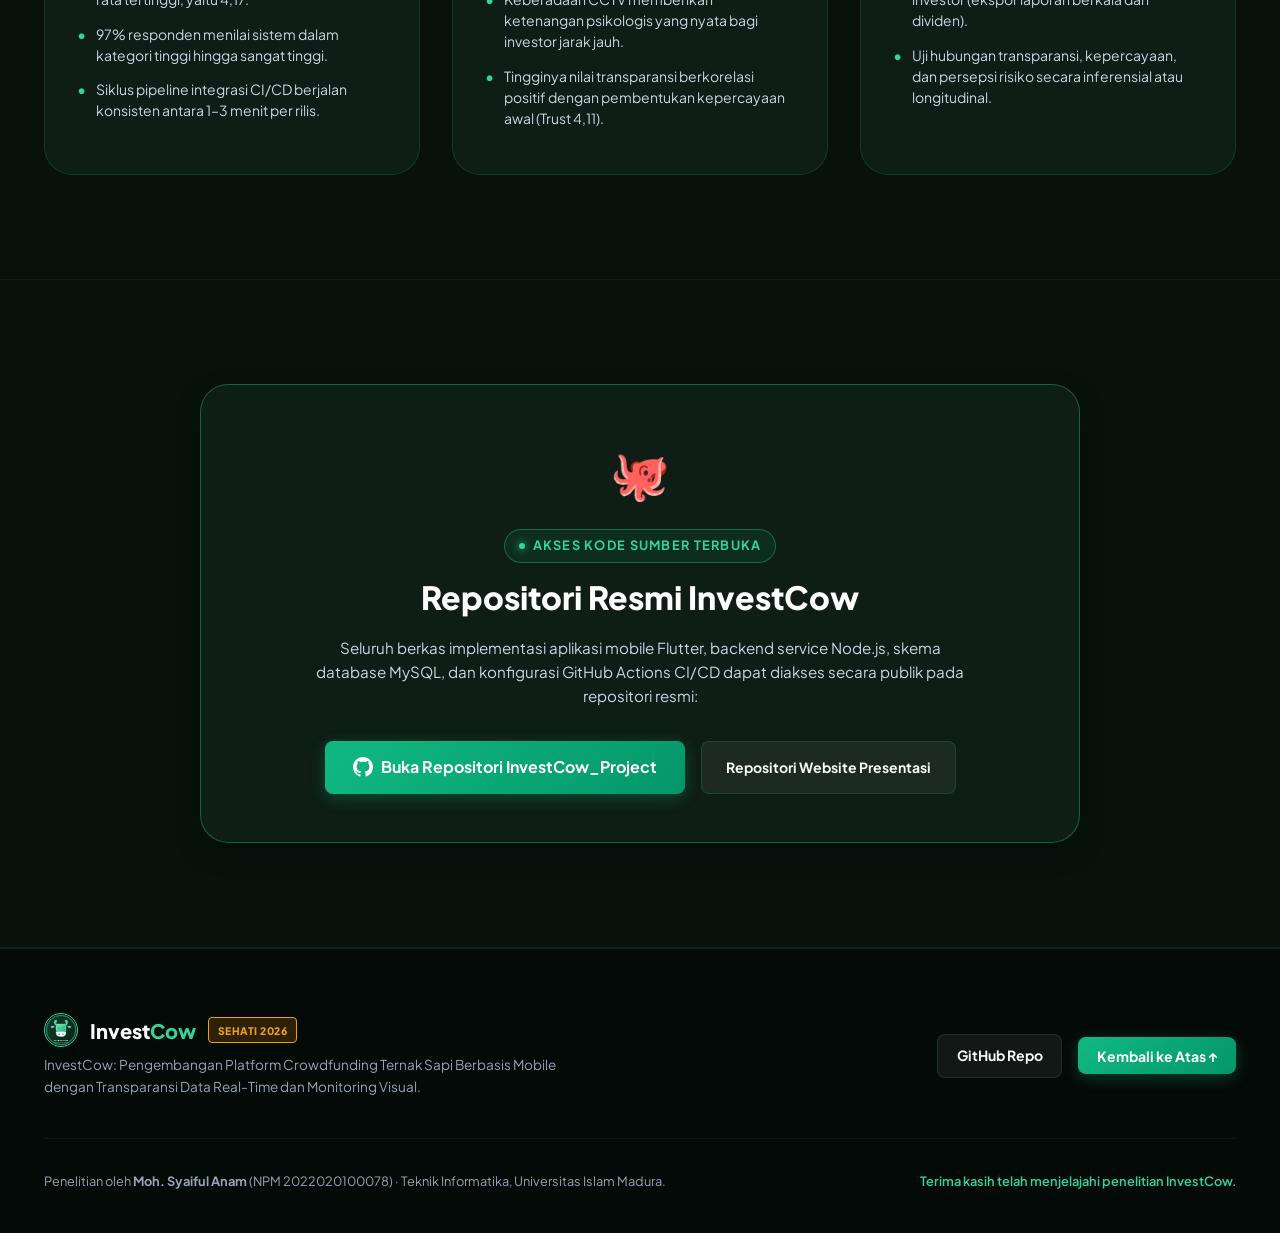
<file: docs/index.html>
<!DOCTYPE html>
<html lang="id">
<head>
  <meta charset="UTF-8">
  <meta name="viewport" content="width=device-width, initial-scale=1.0">
  
  <!-- Primary Meta Tags -->
  <title>InvestCow — Platform Crowdfunding Ternak Sapi Berbasis Mobile | SEHATI 2026</title>
  <meta name="title" content="InvestCow — Platform Crowdfunding Ternak Sapi Berbasis Mobile | SEHATI 2026">
  <meta name="description" content="Showcase penelitian InvestCow: Pengembangan Platform Crowdfunding Ternak Sapi Berbasis Mobile dengan Transparansi Data Real-Time dan Monitoring Visual untuk SEHATI 2026. Peneliti: Moh. Syaiful Anam, Universitas Islam Madura.">
  <meta name="author" content="Moh. Syaiful Anam">
  
  <!-- Open Graph / Facebook -->
  <meta property="og:type" content="website">
  <meta property="og:url" content="https://siapaajaboleh888.github.io/Landing-Page_InvestCow/">
  <meta property="og:title" content="InvestCow — Transparansi Data Real-Time & Monitoring Visual Ternak">
  <meta property="og:description" content="Interactive research presentation InvestCow untuk Seminar Nasional Humaniora dan Aplikasi Teknologi Informasi (SEHATI 2026).">
  <meta property="og:image" content="assets/images/hero_concept.jpg">

  <!-- Favicon -->
  <link rel="icon" type="image/svg+xml" href="assets/images/logo_bright.svg">

  <!-- Google Fonts -->
  <link rel="preconnect" href="https://fonts.googleapis.com">
  <link rel="preconnect" href="https://fonts.gstatic.com" crossorigin>
  <link href="https://fonts.googleapis.com/css2?family=JetBrains+Mono:wght@400;600;700&family=Plus+Jakarta+Sans:wght@400;500;600;700;800;900&display=swap" rel="stylesheet">

  <!-- Main Stylesheet -->
  <link rel="stylesheet" href="styles/main.css">
</head>
<body>

  <!-- Scroll Progress Indicator -->
  <div class="scroll-progress-container" aria-hidden="true">
    <div class="scroll-progress-bar" id="scroll-progress-bar"></div>
  </div>

  <!-- =====================================================================
       REFINED NAVBAR (3 KELOMPOK TERSTRUKTUR & DROPDOWN 'LAINNYA')
       ===================================================================== -->
  <header class="navbar" id="navbar">
    <div class="container nav-container">
      
      <!-- KELOMPOK A: BRAND AREA -->
      <div class="nav-brand-group">
        <a href="#cover" class="nav-brand" aria-label="InvestCow Beranda">
          <img src="assets/images/logo_bright.svg" alt="InvestCow Logo" class="nav-brand-logo">
          <span class="brand-text">Invest<span>Cow</span></span>
        </a>
        <span class="brand-badge">SEHATI 2026</span>
      </div>

      <!-- KELOMPOK B: NAVIGASI UTAMA (6 ITEM RINGKAS & BERSIH) -->
      <nav aria-label="Navigasi Utama">
        <ul class="nav-primary-menu">
          <li><a href="#cover" class="nav-link active" id="nav-beranda">Beranda</a></li>
          <li><a href="#problem" class="nav-link" id="nav-penelitian">Penelitian</a></li>
          <li><a href="#solution" class="nav-link" id="nav-solusi">Solusi</a></li>
          <li><a href="#workflow" class="nav-link" id="nav-alur">Alur Sistem</a></li>
          <li><a href="#technology" class="nav-link" id="nav-teknologi">Teknologi</a></li>
          <li><a href="#results" class="nav-link" id="nav-hasil">Hasil Riset</a></li>
        </ul>
      </nav>

      <!-- KELOMPOK C: ACTION AREA (DROPDOWN LAINNYA + MODE PRESENTASI + GITHUB) -->
      <div class="nav-actions-group">
        <!-- Dropdown Lainnya -->
        <div class="nav-dropdown" id="nav-dropdown">
          <button class="nav-dropdown-btn" id="nav-dropdown-btn" aria-haspopup="true" aria-expanded="false" title="Buka menu bagian lainnya">
            <span>Lainnya</span>
            <span class="nav-dropdown-chevron">▾</span>
          </button>
          <ul class="nav-dropdown-menu" aria-label="Menu Tambahan">
            <li class="nav-dropdown-item">
              <a href="#problem" class="nav-dropdown-link">
                <span class="dropdown-icon">📄</span>
                <span>Latar Belakang & Masalah</span>
              </a>
            </li>
            <li class="nav-dropdown-item">
              <a href="#storytelling" class="nav-dropdown-link">
                <span class="dropdown-icon">📖</span>
                <span>Narasi Scrollytelling</span>
              </a>
            </li>
            <li class="nav-dropdown-item">
              <a href="#app-showcase" class="nav-dropdown-link">
                <span class="dropdown-icon">📱</span>
                <span>Aplikasi Mobile (12 UI)</span>
              </a>
            </li>
            <li class="nav-dropdown-item">
              <a href="#technology" class="nav-dropdown-link">
                <span class="dropdown-icon">🏗️</span>
                <span>Arsitektur Sistem</span>
              </a>
            </li>
            <li class="nav-dropdown-item">
              <a href="#devops" class="nav-dropdown-link">
                <span class="dropdown-icon">🔄</span>
                <span>Metodologi R&D & DevOps</span>
              </a>
            </li>
            <li class="nav-dropdown-item">
              <a href="#model-features" class="nav-dropdown-link">
                <span class="dropdown-icon">🛡️</span>
                <span>Model Transparansi & Fitur</span>
              </a>
            </li>
            <li class="nav-dropdown-item">
              <a href="#conclusion" class="nav-dropdown-link">
                <span class="dropdown-icon">📊</span>
                <span>Kesimpulan & Masa Depan</span>
              </a>
            </li>
            <li class="nav-dropdown-item">
              <a href="#repository" class="nav-dropdown-link">
                <span class="dropdown-icon">🐙</span>
                <span>Akses Repositori Kode</span>
              </a>
            </li>
          </ul>
        </div>

        <!-- Tombol Mode Presentasi Ilmiah -->
        <button class="btn btn-presentation btn-trigger-presentation" title="Masuk Mode Presentasi Slide (Shortcut 'P')">
          <svg width="15" height="15" viewBox="0 0 24 24" fill="none" stroke="currentColor" stroke-width="2.2">
            <rect x="2" y="3" width="20" height="14" rx="2" ry="2"/>
            <line x1="8" y1="21" x2="16" y2="21"/>
            <line x1="12" y1="17" x2="12" y2="21"/>
          </svg>
          <span>Mode Presentasi [P]</span>
        </button>

        <!-- Tombol GitHub Ringkas -->
        <a href="https://github.com/siapaajaboleh888/InvestCow_Project" target="_blank" rel="noopener noreferrer" class="btn-repo-nav" title="Buka Repositori GitHub">
          <svg width="15" height="15" viewBox="0 0 24 24" fill="currentColor"><path d="M12 0C5.37 0 0 5.37 0 12c0 5.31 3.435 9.795 8.205 11.385.6.105.825-.255.825-.57 0-.285-.015-1.23-.015-2.235-3.015.555-3.795-.735-4.035-1.41-.135-.345-.72-1.41-1.23-1.695-.42-.225-1.02-.78-.015-.795.945-.015 1.62.87 1.845 1.23 1.08 1.815 2.805 1.305 3.495.99.105-.78.42-1.305.765-1.605-2.67-.3-5.46-1.335-5.46-5.925 0-1.305.465-2.385 1.23-3.225-.12-.3-.54-1.53.12-3.18 0 0 1.005-.315 3.3 1.23.96-.27 1.98-.405 3-.405s2.04.135 3 .405c2.295-1.56 3.3-1.23 3.3-1.23.66 1.65.24 2.88.12 3.18.765.84 1.23 1.905 1.23 3.225 0 4.605-2.805 5.625-5.475 5.925.435.375.81 1.095.81 2.22 0 1.605-.015 2.895-.015 3.3 0 .315.225.69.825.57A12.02 12.02 0 0024 12c0-6.63-5.37-12-12-12z"/></svg>
          <span>GitHub</span>
        </a>

        <!-- Hamburger Button untuk Smartphone/Tablet -->
        <button class="mobile-toggle" id="mobile-toggle" aria-label="Buka Menu Navigasi Lengkap">
          ☰
        </button>
      </div>

    </div>
  </header>

  <!-- =====================================================================
       MOBILE NAVIGATION DRAWER & BACKDROP OVERLAY
       ===================================================================== -->
  <div class="mobile-nav-backdrop" id="mobile-nav-backdrop" aria-hidden="true"></div>
  <aside class="mobile-nav-drawer" id="mobile-nav-drawer" aria-label="Menu Navigasi Mobile">
    <div class="drawer-header">
      <div style="display:flex; align-items:center; gap:0.5rem;">
        <img src="assets/images/logo_bright.svg" alt="InvestCow Logo" style="width:30px; height:30px; border-radius:50%;">
        <span style="font-weight:800; font-size:1.1rem; color:#fff;">Invest<span style="color:var(--emerald-light);">Cow</span></span>
      </div>
      <button class="drawer-close-btn" id="drawer-close-btn" aria-label="Tutup Menu">✕</button>
    </div>

    <div class="drawer-menu-category">Navigasi Utama</div>
    <ul class="drawer-links-list">
      <li><a href="#cover" class="drawer-link">Beranda</a></li>
      <li><a href="#problem" class="drawer-link">Penelitian & Masalah</a></li>
      <li><a href="#storytelling" class="drawer-link">Narasi Scrollytelling</a></li>
      <li><a href="#solution" class="drawer-link">Solusi Dua Saluran</a></li>
      <li><a href="#workflow" class="drawer-link">Alur Multi-Aktor</a></li>
      <li><a href="#technology" class="drawer-link">Arsitektur Sistem</a></li>
      <li><a href="#results" class="drawer-link">Hasil Riset (UAT 101)</a></li>
    </ul>

    <div class="drawer-menu-category">Eksplorasi Detail</div>
    <ul class="drawer-links-list">
      <li><a href="#app-showcase" class="drawer-link">Aplikasi Mobile (12 UI)</a></li>
      <li><a href="#devops" class="drawer-link">Metodologi & DevOps</a></li>
      <li><a href="#model-features" class="drawer-link">Model Transparansi & Fitur</a></li>
      <li><a href="#conclusion" class="drawer-link">Kesimpulan & Masa Depan</a></li>
      <li><a href="#repository" class="drawer-link">Repositori GitHub</a></li>
    </ul>

    <div style="margin-top:auto; padding-top:1.5rem; display:flex; flex-direction:column; gap:0.75rem;">
      <button class="btn btn-presentation btn-trigger-presentation" style="width:100%; justify-content:center;">
        Mode Presentasi [P]
      </button>
      <a href="https://github.com/siapaajaboleh888/InvestCow_Project" target="_blank" rel="noopener noreferrer" class="btn btn-secondary" style="width:100%; justify-content:center;">
        Buka GitHub Repository
      </a>
    </div>
  </aside>

  <main>
    <!-- SLIDE 1 PRESENTASI: SAMPUL & IDENTITAS PENELITIAN LENGKAP (PALING DEPAN SESUAI PPT SLIDE 1) -->
    <section class="cover-section" id="cover">
      <div class="container">
        <div class="cover-card">
          <!-- Header Meta Forum SEHATI 2026 -->
          <div class="cover-header-meta">
            <div class="cover-badge-forum">
              <span class="cover-dot"></span>
              Seminar Nasional Humaniora dan Aplikasi Teknologi Informasi (SEHATI 2026)
            </div>
            <div class="cover-issn">ISSN: 2477-0078</div>
          </div>

          <!-- Judul Penelitian Sesuai PPT Slide 1 -->
          <div class="cover-title-area">
            <h1 class="cover-product-name">
              Invest<span>Cow</span>
            </h1>
            <h2 class="cover-academic-title">
              Pengembangan Platform Crowdfunding Ternak Sapi Berbasis Mobile dengan <span class="highlight">Transparansi Data Real-Time</span> dan <span class="highlight">Monitoring Visual</span>
            </h2>
          </div>

          <!-- Grid Identitas Peneliti & Dosen Pembimbing Sesuai PPT Slide 1 -->
          <div class="cover-meta-grid">
            <!-- Peneliti -->
            <div class="cover-author-box">
              <div class="cover-author-avatar">👨‍💻</div>
              <div class="cover-author-info">
                <h3>Moh. Syaiful Anam</h3>
                <div class="npm">NPM: 2022020100078</div>
                <div class="prodi">
                  Program Studi Teknik Informatika<br>
                  <strong>Universitas Islam Madura</strong>, Pamekasan, Jawa Timur
                </div>
              </div>
            </div>

            <!-- Dosen Pembimbing -->
            <div class="cover-supervisors-box">
              <div class="supervisor-item">
                <span class="supervisor-label">Pembimbing I</span>
                <span class="supervisor-name">: Aang Kisnu Darmawan, S.T., M.M.</span>
              </div>
              <div class="supervisor-item">
                <span class="supervisor-label">Pembimbing II</span>
                <span class="supervisor-name">: Anwari, S.Kom., M.T.</span>
              </div>
              <div class="supervisor-item">
                <span class="supervisor-label">Status Riset</span>
                <span class="supervisor-name" style="color: var(--emerald-light);">: Publikasi Ilmiah SEHATI 2026</span>
              </div>
            </div>
          </div>

          <!-- Tombol Tindakan Cepat -->
          <div class="cover-ctas">
            <a href="#problem" class="btn btn-primary" id="btn-start-presentation">
              Mulai Penjelasan Riset
              <svg width="18" height="18" viewBox="0 0 24 24" fill="none" stroke="currentColor" stroke-width="2"><path d="M5 12h14M12 5l7 7-7 7"/></svg>
            </a>
            <button class="btn btn-presentation btn-trigger-presentation">
              Mode Presentasi Layar Penuh [P]
            </button>
            <a href="https://github.com/siapaajaboleh888/InvestCow_Project" target="_blank" rel="noopener noreferrer" class="btn btn-secondary">
              Lihat Repositori Kode
            </a>
          </div>
        </div>
      </div>
    </section>

    <!-- BAGIAN 01 — LATAR BELAKANG & MASALAH (SLIDE 2 PPT) -->
    <section class="problem-section" id="problem">
      <div class="container">
        <div class="text-center">
          <span class="section-tag">01 — Latar Belakang & Masalah (Slide 2)</span>
          <h2 class="section-title">Investor Ingin Mendanai Sapi, <span class="text-gradient">tapi Tidak Bisa Melihatnya Langsung</span></h2>
          <p class="section-subtitle">
            Pembiayaan agribisnis kini banyak bergerak lewat platform crowdfunding digital yang mempertemukan pemilik proyek ternak dengan investor secara online. Model ini memperluas akses pendanaan — tetapi sapi bukan aset di atas kertas. Kondisinya terus berubah setiap hari, di kandang yang jauh dari jangkauan investor.
          </p>
        </div>

        <div class="grid-2">
          <!-- Kondisi Konvensional -->
          <div class="card problem-card">
            <span class="badge" style="background: rgba(239, 68, 68, 0.15); border: 1px solid #ef4444; color: #fca5a5;">
              Sebelum InvestCow (Kondisi Konvensional)
            </span>
            <h3 style="font-size: 1.35rem; font-weight: 800; margin-top: 1rem; color: #f8faf9;">
              Ketergantungan Sepihak & Asimetri Informasi
            </h3>
            <ul class="comparison-list">
              <li>
                <span class="icon">❌</span>
                <div>
                  <strong>Aset Hayati yang Berubah Dinamis:</strong> Berbeda dari dokumen atau properti statis, kondisi fisik dan bobot ternak berubah dinamis setiap hari di kandang mitra.
                </div>
              </li>
              <li>
                <span class="icon">❌</span>
                <div>
                  <strong>Jarak Geografis yang Jauh:</strong> Investor berlokasi jauh dari peternakan, sehingga kunjungan fisik secara berkala sangat sulit dan memakan biaya tinggi.
                </div>
              </li>
              <li>
                <span class="icon">❌</span>
                <div>
                  <strong>Asimetri Informasi:</strong> Investor hanya bergantung pada laporan periodik pengelola tanpa cara memverifikasi sendiri kondisi fisik ternak yang didanai.
                </div>
              </li>
            </ul>
          </div>

          <!-- Pendekatan InvestCow -->
          <div class="card solution-approach-card">
            <span class="badge badge-verified">
              Pendekatan InvestCow (Transparansi Berlapis)
            </span>
            <h3 style="font-size: 1.35rem; font-weight: 800; margin-top: 1rem; color: #f8faf9;">
              Dua Bukti Verifikasi: Angka & Bukti Visual
            </h3>
            <ul class="comparison-list">
              <li>
                <span class="icon">✅</span>
                <div>
                  <strong>Transparansi Data Real-Time:</strong> Price Engine menyajikan nilai investasi acuan dan riwayat fluktuasi secara terbuka lewat antarmuka mobile.
                </div>
              </li>
              <li>
                <span class="icon">✅</span>
                <div>
                  <strong>Akses Pemantauan Visual:</strong> Integrasi CCTV kandang memberikan akses langsung bagi investor untuk melihat kondisi fisik ternak dari ponsel.
                </div>
              </li>
              <li>
                <span class="icon">✅</span>
                <div>
                  <strong>Mengurangi Asimetri Informasi:</strong> Mempertemukan bukti kuantitatif dan bukti visual kasat mata untuk membangun transparansi yang bertanggung jawab.
                </div>
              </li>
            </ul>
          </div>
        </div>

        <div class="academic-note-box">
          <div class="note-icon">ℹ️</div>
          <p>
            <strong>Catatan Ilmiah:</strong> Transparansi data dan visual dalam penelitian ini dirancang untuk meminimalkan kesenjangan akses informasi (<em>information asymmetry</em>). Sistem ini tidak menghilangkan seluruh risiko biologis ternak atau dinamika pasar secara otomatis, melainkan menyediakan sarana pemantauan mandiri yang lebih bertanggung jawab bagi investor.
          </p>
        </div>
      </div>
    </section>

    <!-- =====================================================================
         INTERACTIVE SCROLLYTELLING SECTION (STUDI KASUS NARASI INVESTOR)
         ===================================================================== -->
    <section class="storytelling-section" id="storytelling">
      <div class="container">
        <div class="text-center">
          <span class="section-tag">Studi Kasus Naratif · Scrollytelling</span>
          <h2 class="section-title">Dari Keraguan Menuju Transparansi: <span class="text-gradient">Kisah Perjalanan Investor</span></h2>
          <p class="section-subtitle">
            Sebuah visualisasi naratif yang menggambarkan bagaimana kesenjangan informasi dalam pembiayaan ternak sapi dialami di dunia nyata dan bagaimana InvestCow mengubah keraguan menjadi kepercayaan berbasis bukti empiris.
          </p>
        </div>

        <div class="storytelling-grid">
          <!-- Sisi Kiri: 4 Babak Narasi Interaktif -->
          <div class="story-chapters-list">
            
            <!-- Babak 1 -->
            <div class="story-chapter-card active" data-chapter="story_1">
              <div class="story-chapter-header">
                <span class="story-chapter-tag">Babak 01 · Dilema Modal</span>
                <span class="badge badge-proto">Sebelum InvestCow</span>
              </div>
              <h3 class="story-chapter-title">Keresahan Investor di Tengah Jarak Ratusan Kilometer</h3>
              <p class="story-chapter-text">
                Pak Budi, seorang calon investor di kota besar, ingin mendanai proyek penggemukan sapi potong di pelosok pedesaan Jawa Timur. Niat baik mendukung peternak lokal terhalang satu kecemasan besar: <em>Bagaimana ia tahu sapinya benar-benar ada, diberi pakan layak, dan tidak dijual sepihak?</em> Selama ini, bukti yang diterima hanyalah pesan teks singkat tanpa kejelasan.
              </p>
            </div>

            <!-- Babak 2 -->
            <div class="story-chapter-card" data-chapter="story_2">
              <div class="story-chapter-header">
                <span class="story-chapter-tag">Babak 02 · Risiko Hayati</span>
                <span class="badge badge-proto">Titik Kritis</span>
              </div>
              <h3 class="story-chapter-title">Ternak adalah Aset Hayati, Bukan Sekadar Dokumen Kertas</h3>
              <p class="story-chapter-text">
                Berbeda dari investasi properti atau emas, sapi bernyawa dan kondisinya terus berubah setiap hari. Jika sapi terserang demam atau stres, bobotnya bisa turun belasan kilogram dalam hitungan hari. Ketiadaan akses verifikasi mandiri membuat investor merasa 'membeli kucing dalam karung'—menanggung risiko kerugian finansial penuh tanpa daya kontrol.
              </p>
            </div>

            <!-- Babak 3 -->
            <div class="story-chapter-card" data-chapter="story_3">
              <div class="story-chapter-header">
                <span class="story-chapter-tag">Babak 03 · Hadirnya Solusi</span>
                <span class="badge badge-verified">Pendekatan InvestCow</span>
              </div>
              <h3 class="story-chapter-title">Dua Jendela Transparansi di Genggaman Ponsel Pintar</h3>
              <p class="story-chapter-text">
                Pak Budi kemudian menggunakan InvestCow. Cukup membuka aplikasi ponsel dari rumah: <strong>Price Engine</strong> menampilkan grafik fluktuasi nilai investasi acuan secara real-time melalui WebSocket Socket.io, dan <strong>Smart CCTV</strong> kandang menyiarkan sapi Bali yang ia danai sedang aktif bergerak dan memamah pakan. Angka numerik kini divalidasi oleh bukti visual kasat mata.
              </p>
            </div>

            <!-- Babak 4 -->
            <div class="story-chapter-card" data-chapter="story_4">
              <div class="story-chapter-header">
                <span class="story-chapter-tag">Babak 04 · Pembuktian Ilmiah</span>
                <span class="badge badge-verified">Validasi SEHATI 2026</span>
              </div>
              <h3 class="story-chapter-title">Validasi Nyata 101 Responden Seminar Nasional</h3>
              <p class="story-chapter-text">
                Pengalaman Pak Budi terbukti secara empiris. Dalam uji penerimaan pengguna (UAT) terhadap 101 responden lintas latar belakang (investor 63,4%, peternak 31,7%, dinas 4,0%), variabel <strong>Transparansi Sistem</strong> meraih nilai tertinggi <strong>4,17 dari 5,00</strong>, dan <strong>97% responden</strong> menilai tinggi hingga sangat tinggi. Transparansi berlapis terbukti membangun rasa percaya yang kokoh.
              </p>
            </div>

          </div>

          <!-- Sisi Kanan: Layar Visual Perspektif Interaktif (Sticky) -->
          <div class="story-visual-sticky" aria-live="polite">
            <div class="story-visual-scene" id="story-visual-scene">
              <div class="story-scene-icon" id="story-scene-icon">❓</div>
              <h4 class="story-scene-title" id="story-scene-title">Babak 1: Keresahan Investor di Kota</h4>
              <p class="story-scene-desc" id="story-scene-desc">
                Pak Budi hanya memegang selembar chat pesan singkat. Kandang berjarak 350 km dari kota. Tanpa verifikasi langsung, rasa was-was dan keraguan investasi terus membayangi.
              </p>
              <span class="story-scene-badge badge-proto" id="story-scene-badge">Asimetri Informasi Tinggi</span>
            </div>
            <div style="font-size: 0.7rem; color: var(--text-muted); border-top: 1px solid var(--border-subtle); padding-top: 0.75rem; margin-top: 1rem;">
              *Klik kartu babak di sebelah kiri untuk melihat transformasi alur narasi
            </div>
          </div>
        </div>
      </div>
    </section>

    <!-- BAGIAN 02 — SOLUSI INTI & DUA SALURAN TRANSPARANSI (SLIDE 3 PPT) -->
    <section class="solution-section" id="solution">
      <div class="container">
        <div class="text-center">
          <span class="section-tag">02 — Solusi Inti & Pendekatan (Slide 3)</span>
          <h2 class="section-title">Satu Platform, Dua Bukti: <span class="text-gradient">Angka dan Gambar</span></h2>
          <p class="section-subtitle">
            InvestCow menyatukan dua saluran transparansi — Price Engine untuk transparansi data nilai secara real-time dan Smart Visual CCTV untuk verifikasi fisik kasat mata.
          </p>
        </div>

        <div class="solution-channels">
          <!-- Price Engine -->
          <div class="channel-card">
            <div class="channel-header">
              <div class="channel-title">
                <div class="channel-icon">📈</div>
                <div>
                  <h3 style="font-size: 1.15rem; font-weight: 800;">Price Engine</h3>
                  <span style="font-size: 0.75rem; color: var(--emerald-light);">Transparansi Data Real-Time</span>
                </div>
              </div>
              <span class="badge badge-verified">Mesin Data</span>
            </div>

            <div class="channel-body">
              <p style="font-size: 0.875rem; color: var(--text-secondary); margin-bottom: 1.25rem;">
                Price Engine memperbarui informasi nilai dan riwayat harga investasi secara langsung untuk membantu investor memahami fluktuasi nilai aset.
              </p>

              <!-- Simulator Price Engine -->
              <div class="chart-sim-container">
                <div class="chart-sim-header">
                  <div>
                    <div style="font-size: 0.7rem; color: var(--text-muted);">Nilai Acuan Investasi (Simulasi)</div>
                    <div class="chart-sim-price" id="sim-current-price">Rp 155.000</div>
                  </div>
                  <div class="chart-sim-trend" id="sim-current-trend">+2.65% (7 Hari)</div>
                </div>

                <div class="chart-sim-controls" style="margin-bottom: 0.75rem;">
                  <button class="chart-time-btn active" data-timeframe="1w">1 Minggu</button>
                  <button class="chart-time-btn" data-timeframe="1m">1 Bulan</button>
                  <button class="chart-time-btn" data-timeframe="1y">1 Tahun</button>
                </div>

                <svg class="svg-chart" id="price-chart-svg" viewBox="0 0 450 150"></svg>
                <div style="display:flex; justify-content:space-between; font-size:0.65rem; color:var(--text-muted); margin-top:0.35rem;">
                  <span>*Grafik demonstrasi data simulasi interaktif</span>
                  <span>Distribusi: Socket.io Real-Time</span>
                </div>
              </div>

              <div style="font-size: 0.8rem; color: var(--text-muted); line-height: 1.5;">
                <strong>Fokus Menjawab:</strong> <em>"Bagaimana informasi perkembangan nilai investasi ternak saya secara kuantitatif?"</em>
              </div>
            </div>
          </div>

          <!-- CCTV Monitoring -->
          <div class="channel-card">
            <div class="channel-header">
              <div class="channel-title">
                <div class="channel-icon">📹</div>
                <div>
                  <h3 style="font-size: 1.15rem; font-weight: 800;">Smart Visual Monitoring</h3>
                  <span style="font-size: 0.75rem; color: var(--emerald-light);">Transparansi Bukti Visual</span>
                </div>
              </div>
              <span class="badge badge-verified">Integrasi Kamera</span>
            </div>

            <div class="channel-body">
              <p style="font-size: 0.875rem; color: var(--text-secondary); margin-bottom: 1.25rem;">
                Kamera CCTV memberi akses pemantauan langsung ke kondisi fisik ternak dan suasana kandang, melengkapi angka finansial dengan bukti kasat mata.
              </p>

              <!-- Monitor CCTV Simulasi -->
              <div class="cctv-sim-container">
                <div class="cctv-scanline"></div>
                <div class="cctv-overlay">
                  <div class="cctv-header">
                    <div class="cctv-rec">
                      <span class="cctv-rec-dot"></span>
                      <span>LIVE FEED</span>
                    </div>
                    <div style="color: #6ee7b7;">FPS: 30 · HD 1080p</div>
                  </div>
                  <div>
                    <div id="cctv-timecode" style="letter-spacing: 0.05em; font-weight:600;">2026-10-20 --:--:-- WIB · CAM-01 KANDANG A</div>
                    <div style="font-size: 0.65rem; color: #94a3b8;">SEKTOR PEN 03 · PEMANTAUAN AKTIF</div>
                  </div>
                </div>
                <img src="assets/images/hero_concept.jpg" alt="Simulasi CCTV Kandang" class="cctv-bg-art">
              </div>

              <div style="font-size: 0.8rem; color: var(--text-muted); line-height: 1.5;">
                <strong>Fokus Menjawab:</strong> <em>"Bagaimana kondisi fisik ternak dan suasana kandang yang dapat diamati secara objektif?"</em>
              </div>
            </div>
          </div>
        </div>
      </div>
    </section>

    <!-- BAGIAN 03 — ALUR MULTI-AKTOR & TRANSAKSI (TERURUT TANPA LOMPAT ANGKA) -->
    <section class="workflow-section" id="workflow">
      <div class="container">
        <div class="text-center">
          <span class="section-tag">03 — Alur Transaksi & Multi-Aktor</span>
          <h2 class="section-title">Bagaimana InvestCow <span class="text-gradient">Bekerja?</span></h2>
          <p class="section-subtitle">
            Alur siklus investasi terpadu dari registrasi hingga pemantauan portofolio. Urutan langkah disusun secara kronologis 1 sampai 6, dan tahapan setiap aktor terstruktur berurutan.
          </p>
        </div>

        <!-- Master Timeline 1 sampai 6 Kronologis -->
        <div class="workflow-master-timeline">
          <div class="timeline-step-card active" data-step="step_1">
            <div class="timeline-step-num">1</div>
            <div class="timeline-step-title">Registrasi Akun</div>
            <div class="timeline-step-actor">Investor & Sistem</div>
          </div>
          <div class="timeline-step-card" data-step="step_2">
            <div class="timeline-step-num">2</div>
            <div class="timeline-step-title">Eksplorasi Sapi</div>
            <div class="timeline-step-actor">Investor</div>
          </div>
          <div class="timeline-step-card" data-step="step_3">
            <div class="timeline-step-num">3</div>
            <div class="timeline-step-title">Analisis Nilai</div>
            <div class="timeline-step-actor">Price Engine</div>
          </div>
          <div class="timeline-step-card" data-step="step_4">
            <div class="timeline-step-num">4</div>
            <div class="timeline-step-title">Verifikasi CCTV</div>
            <div class="timeline-step-actor">Kamera Kandang</div>
          </div>
          <div class="timeline-step-card" data-step="step_5">
            <div class="timeline-step-num">5</div>
            <div class="timeline-step-title">Konfirmasi Investasi</div>
            <div class="timeline-step-actor">Investor & Sistem</div>
          </div>
          <div class="timeline-step-card" data-step="step_6">
            <div class="timeline-step-num">6</div>
            <div class="timeline-step-title">Pantau Portofolio</div>
            <div class="timeline-step-actor">Investor & Smart Alert</div>
          </div>
        </div>

        <!-- Filter Alur Per Aktor -->
        <div class="workflow-filter-bar">
          <button class="workflow-filter-btn active" data-filter="all">
            🌐 Semua Alur Terpadu
          </button>
          <button class="workflow-filter-btn" data-filter="investor">
            👤 Alur Investor
          </button>
          <button class="workflow-filter-btn" data-filter="admin">
            ⚙️ Alur Pengelola / Admin
          </button>
          <button class="workflow-filter-btn" data-filter="data">
            📡 Alur Data & Visual
          </button>
        </div>

        <!-- Grid Diagram Alur & Panel Inspektur -->
        <div class="workflow-container">
          <div class="workflow-diagram">
            <div class="actors-lanes">
              
              <!-- Aktor 1: Investor -->
              <div class="actor-lane" data-actor="investor">
                <div class="actor-lane-header">
                  <div class="actor-identity">
                    <div class="actor-avatar">👤</div>
                    <div>
                      <div class="actor-name">Investor</div>
                      <span style="font-size: 0.725rem; color: var(--text-muted);">Pemberi Modal / Crowdfunder</span>
                    </div>
                  </div>
                  <span class="badge badge-verified">Aktor Utama</span>
                </div>
                <div class="steps-row">
                  <div class="step-node active" data-node="inv_1">
                    <span>Tahap 1: Pendaftaran Akun</span>
                  </div>
                  <span class="step-arrow">→</span>
                  <div class="step-node" data-node="inv_2">
                    <span>Tahap 2: Eksplorasi Proyek</span>
                  </div>
                  <span class="step-arrow">→</span>
                  <div class="step-node" data-node="inv_3">
                    <span>Tahap 3: Tinjau Data & Visual</span>
                  </div>
                  <span class="step-arrow">→</span>
                  <div class="step-node" data-node="inv_4">
                    <span>Tahap 4: Konfirmasi Investasi</span>
                  </div>
                  <span class="step-arrow">→</span>
                  <div class="step-node" data-node="inv_5">
                    <span>Tahap 5: Pantau Portofolio</span>
                  </div>
                </div>
              </div>

              <!-- Aktor 2: Pengelola Platform / Admin -->
              <div class="actor-lane" data-actor="admin">
                <div class="actor-lane-header">
                  <div class="actor-identity">
                    <div class="actor-avatar">⚙️</div>
                    <div>
                      <div class="actor-name">Pengelola Platform / Admin</div>
                      <span style="font-size: 0.725rem; color: var(--text-muted);">Kurasi Proyek & Tata Kelola Sistem</span>
                    </div>
                  </div>
                  <span class="badge badge-proto">Manajemen Sistem</span>
                </div>
                <div class="steps-row">
                  <div class="step-node" data-node="adm_1">
                    <span>Tahap 1: Verifikasi Mitra Kandang</span>
                  </div>
                  <span class="step-arrow">→</span>
                  <div class="step-node" data-node="adm_2">
                    <span>Tahap 2: Kurasi Katalog Proyek</span>
                  </div>
                  <span class="step-arrow">→</span>
                  <div class="step-node" data-node="adm_3">
                    <span>Tahap 3: Pemeliharaan Sistem</span>
                  </div>
                </div>
              </div>

              <!-- Aktor 3: Peternak / Pengelola Kandang -->
              <div class="actor-lane" data-actor="peternak">
                <div class="actor-lane-header">
                  <div class="actor-identity">
                    <div class="actor-avatar">🌾</div>
                    <div>
                      <div class="actor-name">Peternak / Mitra Kandang</div>
                      <span style="font-size: 0.725rem; color: var(--text-muted);">Pemelihara Aset Fisik di Lapangan</span>
                    </div>
                  </div>
                  <span class="badge badge-verified">Operasional Lapangan</span>
                </div>
                <div class="steps-row">
                  <div class="step-node" data-node="pet_1">
                    <span>Tahap 1: Perawatan Sapi Harian</span>
                  </div>
                  <span class="step-arrow">→</span>
                  <div class="step-node" data-node="pet_2">
                    <span>Tahap 2: Pencatatan Bobot Rutin</span>
                  </div>
                  <span class="step-arrow">→</span>
                  <div class="step-node" data-node="pet_3">
                    <span>Tahap 3: Fasilitasi Kamera CCTV</span>
                  </div>
                </div>
              </div>

              <!-- Aktor 4: Sistem InvestCow (Backend) -->
              <div class="actor-lane" data-actor="sistem">
                <div class="actor-lane-header">
                  <div class="actor-identity">
                    <div class="actor-avatar">💻</div>
                    <div>
                      <div class="actor-name">Sistem InvestCow (Backend & Socket.io)</div>
                      <span style="font-size: 0.725rem; color: var(--text-muted);">Logika Bisnis & Distribusi Real-Time</span>
                    </div>
                  </div>
                  <span class="badge badge-verified">Node.js + MySQL</span>
                </div>
                <div class="steps-row">
                  <div class="step-node" data-node="sys_1">
                    <span>Tahap 1: Autentikasi JWT</span>
                  </div>
                  <span class="step-arrow">→</span>
                  <div class="step-node" data-node="sys_2">
                    <span>Tahap 2: Kalkulasi Nilai Real-Time</span>
                  </div>
                  <span class="step-arrow">→</span>
                  <div class="step-node" data-node="sys_3">
                    <span>Tahap 3: Distribusi Socket.io</span>
                  </div>
                  <span class="step-arrow">→</span>
                  <div class="step-node" data-node="sys_4">
                    <span>Tahap 4: Penyimpanan Basis Data</span>
                  </div>
                </div>
              </div>

              <!-- Aktor 5: CCTV & Sumber Data Visual -->
              <div class="actor-lane" data-actor="cctv">
                <div class="actor-lane-header">
                  <div class="actor-identity">
                    <div class="actor-avatar">📹</div>
                    <div>
                      <div class="actor-name">CCTV & Sumber Data Visual</div>
                      <span style="font-size: 0.725rem; color: var(--text-muted);">Kamera IoT Pemantau Kandang</span>
                    </div>
                  </div>
                  <span class="badge badge-verified">Kanal Visual</span>
                </div>
                <div class="steps-row">
                  <div class="step-node" data-node="cam_1">
                    <span>Tahap 1: Penangkapan Video Kandang</span>
                  </div>
                  <span class="step-arrow">→</span>
                  <div class="step-node" data-node="cam_2">
                    <span>Tahap 2: Transmisi Stream ke Ponsel</span>
                  </div>
                </div>
              </div>

            </div>

            <!-- Legenda Status Verifikasi -->
            <div style="display:flex; flex-wrap:wrap; gap:1rem; margin-top:2rem; padding-top:1.5rem; border-top:1px solid var(--border-subtle); font-size:0.75rem;">
              <span style="color:var(--text-muted); font-weight:700;">Status Verifikasi Fitur:</span>
              <span class="badge badge-verified">🟢 Terverifikasi di Kode / UI Asli</span>
              <span class="badge badge-proto">🟡 Prototipe / Simulasi Alur</span>
              <span class="badge badge-concept">🔵 Konseptual / Rencana</span>
            </div>
          </div>

          <!-- Panel Inspektur Detail -->
          <aside class="workflow-inspector" id="workflow-inspector" aria-live="polite">
            <div class="inspector-header">
              <span class="badge badge-verified" id="wf-inspector-badge">Terverifikasi di Kode</span>
              <h3 class="inspector-title" id="wf-inspector-title">Langkah 1: Registrasi & Autentikasi Pengguna</h3>
              <div style="font-size: 0.8rem; color: var(--emerald-light); font-weight: 600;" id="wf-inspector-role">Aktor Terkait: Investor & Sistem Backend</div>
            </div>

            <div class="inspector-section">
              <div class="inspector-label">Tanggung Jawab / Deskripsi</div>
              <div class="inspector-value" id="wf-inspector-resp">
                Investor mendaftarkan akun baru atau login ke dalam aplikasi Flutter dengan kredensial aman.
              </div>
            </div>

            <div class="inspector-section">
              <div class="inspector-label">Input yang Diterima</div>
              <div class="inspector-value" id="wf-inspector-input">
                Nomor telepon / email dan kata sandi pengguna.
              </div>
            </div>

            <div class="inspector-section">
              <div class="inspector-label">Proses yang Dijalankan</div>
              <div class="inspector-value" id="wf-inspector-process">
                Validasi kredensial pengguna dan pembuatan sesi token JWT terenkripsi.
              </div>
            </div>

            <div class="inspector-section">
              <div class="inspector-label">Output yang Dihasilkan</div>
              <div class="inspector-value" id="wf-inspector-output">
                Akses aman ke dashboard portofolio investor.
              </div>
            </div>
          </aside>
        </div>
      </div>
    </section>

    <!-- BAGIAN 04 — APLIKASI MOBILE INVESTCOW (SLIDE 7 PPT) -->
    <section class="showcase-section" id="app-showcase">
      <div class="container">
        <div class="text-center">
          <span class="section-tag">04 — Antarmuka Pengguna (Slide 7)</span>
          <h2 class="section-title">Dirancang untuk Memantau Investasi <span class="text-gradient">dari Genggaman</span></h2>
          <p class="section-subtitle">
            Implementasi antarmuka Flutter Material Design 3. Didesain secara ergonomis agar investor dapat meninjau data aset dan visual kandang kapan pun.
          </p>
        </div>

        <div class="showcase-wrapper">
          <!-- Smartphone Mockup -->
          <div class="smartphone-frame" aria-label="Mockup Ponsel Aplikasi InvestCow">
            <div class="smartphone-notch"></div>
            <div class="smartphone-screen" id="phone-dynamic-screen">
              <!-- Initial Screen: Market -->
              <div style="background: rgba(16,185,129,0.1); border: 1px solid rgba(52,211,153,0.3); border-radius: 12px; padding: 12px; margin-bottom: 12px;">
                <div style="display:flex; justify-content:space-between; align-items:center; margin-bottom:6px;">
                  <span style="font-weight:800; color:#34d399; font-size:0.85rem;">Sapi Bali #B04</span>
                  <span class="badge badge-verified" style="font-size:0.65rem;">Tersedia</span>
                </div>
                <div style="font-size:0.75rem; color:#cbd5e1; margin-bottom:4px;">Bobot Saat Ini: <strong>340 kg</strong></div>
                <div style="font-size:0.75rem; color:#cbd5e1; margin-bottom:4px;">Harga Investasi: <strong>Rp 15.650.000</strong></div>
                <div style="font-size:0.7rem; color:#94a3b8;">Kandang Mitra: Pamekasan, Madura</div>
              </div>
              <div style="background: rgba(255,255,255,0.03); border: 1px solid rgba(255,255,255,0.08); border-radius: 12px; padding: 12px;">
                <div style="display:flex; justify-content:space-between; align-items:center; margin-bottom:6px;">
                  <span style="font-weight:800; color:#f8faf9; font-size:0.85rem;">Sapi Limosin #L02</span>
                  <span class="badge badge-proto" style="font-size:0.65rem;">Dalam Proses</span>
                </div>
                <div style="font-size:0.75rem; color:#cbd5e1; margin-bottom:4px;">Bobot: <strong>410 kg</strong></div>
                <div style="font-size:0.75rem; color:#cbd5e1;">Target Panen: <strong>4 Bulan</strong></div>
              </div>
            </div>
          </div>

          <!-- Feature Tabs & Original Research Screenshots -->
          <div>
            <div style="margin-bottom: 1.5rem;">
              <h3 id="showcase-screen-heading" style="font-size: 1.4rem; font-weight: 800; color: #fff;">Pasar & Katalog Sapi Terverifikasi</h3>
              <p id="showcase-screen-sub" style="font-size: 0.95rem; color: var(--text-secondary); line-height: 1.6;">
                Menampilkan daftar proyek sapi aktif (seperti Sapi Bali) dengan spesifikasi bobot awal, estimasi harga unit, dan lokasi kandang mitra.
              </p>
            </div>

            <div class="showcase-nav-tabs">
              <div class="showcase-tab-card active" data-tab="market">
                <div class="tab-icon">🛒</div>
                <div class="tab-info">
                  <h4>Pasar & Katalog Sapi</h4>
                  <p>Katalog proyek lengkap dengan filter jenis, bobot, dan profil kandang mitra.</p>
                </div>
              </div>

              <div class="showcase-tab-card" data-tab="price">
                <div class="tab-icon">📊</div>
                <div class="tab-info">
                  <h4>Monitor Nilai (Price Engine)</h4>
                  <p>Candlestick dan sparkline real-time untuk transparansi tren nilai investasi.</p>
                </div>
              </div>

              <div class="showcase-tab-card" data-tab="cctv">
                <div class="tab-icon">📹</div>
                <div class="tab-info">
                  <h4>Pemantauan Visual CCTV</h4>
                  <p>Akses stream langsung ke kandang ternak untuk pembuktian visual kasat mata.</p>
                </div>
              </div>

              <div class="showcase-tab-card" data-tab="portfolio">
                <div class="tab-icon">💼</div>
                <div class="tab-info">
                  <h4>Ringkasan Portofolio</h4>
                  <p>Alokasi unit sapi yang didanai, akumulasi nilai aset, dan riwayat transaksi.</p>
                </div>
              </div>
            </div>

            <!-- Dokumentasi 12 Layar UI Asli Riset PPT Slide 7 -->
            <div style="margin-top: 2rem; background: var(--bg-surface); border: 1px solid var(--border-subtle); border-radius: var(--radius-lg); padding: 1.25rem;">
              <div style="display:flex; justify-content:space-between; align-items:center; margin-bottom: 0.75rem;">
                <span style="font-size: 0.8rem; font-weight: 700; color: var(--text-primary);">Dokumentasi UI Penelitian Asli (PPT Slide 7):</span>
                <span class="badge badge-verified">12 Layar Aplikasi</span>
              </div>
              <img src="assets/images/mobile_screens_grid.jpg" alt="12 Tampilan Antarmuka Asli InvestCow Mobile" style="border-radius: 8px; border: 1px solid var(--border-subtle); max-height: 220px; object-fit: cover; width: 100%;">
              <p style="font-size: 0.75rem; color: var(--text-muted); margin-top: 0.5rem;">
                Mencakup 12 layar: Splash, Login, Pasar Sapi, Monitor Harga Candlestick, Portofolio Donut Chart, Riwayat Transaksi, Katalog Filter, Notifikasi, Detail Sapi & Peta Kandang, Proses Pembelian, Dashboard Agen, dan Pengaturan Akun.
              </p>
            </div>
          </div>
        </div>
      </div>
    </section>

    <!-- BAGIAN 05 — ARSITEKTUR SISTEM (SLIDE 5 PPT) -->
    <section class="arch-section" id="technology">
      <div class="container">
        <div class="text-center">
          <span class="section-tag">05 — Arsitektur & Teknologi (Slide 5)</span>
          <h2 class="section-title">Tiga Lapisan yang Bekerja <span class="text-gradient">di Balik Layar</span></h2>
          <p class="section-subtitle">
            Dibangun dengan arsitektur modular multi-tier untuk memastikan pemrosesan real-time yang responsif, keamanan data, dan integritas transaksi.
          </p>
        </div>

        <div class="architecture-grid">
          <!-- Architecture Visual (PPT Slide 5) -->
          <div class="arch-visual-box">
            <span class="section-tag" style="margin-bottom: 0.75rem;">Diagram 3 Lapisan (Slide 5 PPT)</span>
            <img src="assets/images/system_architecture.png" alt="Arsitektur Sistem 3 Lapisan InvestCow">
            <p style="font-size: 0.75rem; color: var(--text-muted); margin-top: 0.75rem;">
              Lapisan Atas (Frontend Flutter) → Lapisan Tengah (Node.js & Real-Time Price Engine) → Lapisan Bawah (MySQL) dikelilingi Sistem Keamanan & DevOps.
            </p>
          </div>

          <!-- Architecture Components Explorer -->
          <div>
            <div class="arch-nodes-list">
              <div class="arch-node-item active" data-tech="Flutter + Material Design 3" data-role="Lapisan Atas (Frontend Mobile)" data-desc="Aplikasi mobile cross-platform yang digunakan investor untuk memantau portofolio, memeriksa grafik harga, dan melihat stream visual kandang.">
                <div class="arch-node-top">
                  <span class="arch-tech-name">📱 Flutter + Material Design 3</span>
                  <span class="arch-layer-badge">Frontend</span>
                </div>
                <div style="font-size: 0.85rem; color: var(--text-secondary);">Antarmuka aplikasi mobile cepat & responsif.</div>
              </div>

              <div class="arch-node-item" data-tech="Node.js + Express" data-role="Lapisan Tengah (Backend Service)" data-desc="Menangani REST API autentikasi, manajemen data transaksi, validasi aturan bisnis, dan orkestrasi Price Engine.">
                <div class="arch-node-top">
                  <span class="arch-tech-name">⚡ Node.js + Express</span>
                  <span class="arch-layer-badge">Backend</span>
                </div>
                <div style="font-size: 0.85rem; color: var(--text-secondary);">Logika bisnis dan pemrosesan permintaan transaksi.</div>
              </div>

              <div class="arch-node-item" data-tech="Socket.io" data-role="Real-Time Data Distribution" data-desc="Mendistribusikan pembaruan harga Price Engine secara real-time ke aplikasi ponsel tanpa membebani server dengan polling berulang.">
                <div class="arch-node-top">
                  <span class="arch-tech-name">🔄 Socket.io WebSocket</span>
                  <span class="arch-layer-badge">Real-Time</span>
                </div>
                <div style="font-size: 0.85rem; color: var(--text-secondary);">Streaming event harga seketika ke ribuan klien.</div>
              </div>

              <div class="arch-node-item" data-tech="MySQL Database" data-role="Lapisan Bawah (Penyimpanan Data)" data-desc="Menyimpan relasi data pengguna, metadata sapi ternak, riwayat transaksi pendanaan, dan log perubahan nilai investasi.">
                <div class="arch-node-top">
                  <span class="arch-tech-name">🗄️ MySQL Database</span>
                  <span class="arch-layer-badge">Database</span>
                </div>
                <div style="font-size: 0.85rem; color: var(--text-secondary);">Integritas data transaksional dan riwayat aset.</div>
              </div>

              <div class="arch-node-item" data-tech="Git + GitHub Actions" data-role="Sistem CI/CD & Keamanan" data-desc="Otomatisasi pengujian dan build aplikasi. Mengurangi human-error dengan pipeline integrasi berkelanjutan (rata-rata 1–3 menit per siklus).">
                <div class="arch-node-top">
                  <span class="arch-tech-name">🚀 Git + GitHub Actions</span>
                  <span class="arch-layer-badge">CI/CD DevOps</span>
                </div>
                <div style="font-size: 0.85rem; color: var(--text-secondary);">Otomatisasi build dan validasi kode berkelanjutan.</div>
              </div>
            </div>

            <!-- Detail Box -->
            <div style="margin-top: 1.5rem; background: var(--bg-surface-elevated); border: 1px solid var(--border-accent); border-radius: var(--radius-md); padding: 1.25rem;">
              <div style="font-size: 0.75rem; text-transform: uppercase; color: var(--emerald-light); font-weight: 700;" id="arch-detail-role">Lapisan Atas (Frontend Mobile)</div>
              <h4 style="font-size: 1.1rem; font-weight: 800; color: #fff; margin: 0.25rem 0;" id="arch-detail-title">Flutter + Material Design 3</h4>
              <p style="font-size: 0.85rem; color: var(--text-secondary); line-height: 1.5;" id="arch-detail-desc">
                Aplikasi mobile cross-platform yang digunakan investor untuk memantau portofolio, memeriksa grafik harga, dan melihat stream visual kandang.
              </p>
            </div>
          </div>
        </div>
      </div>
    </section>

    <!-- BAGIAN 06 — METODOLOGI R&D & SIKLUS DEVOPS (SLIDE 4 PPT - URUT 01 S.D. 08) -->
    <section class="devops-section" id="devops">
      <div class="container">
        <div class="text-center">
          <span class="section-tag">06 — Metode Penelitian (Slide 4)</span>
          <h2 class="section-title">Dibangun Bertahap Lewat <span class="text-gradient">Delapan Putaran Kecil</span></h2>
          <p class="section-subtitle">
            Penelitian memakai pendekatan Research and Development (R&D) yang dipadukan dengan siklus 8 tahap DevOps. Setiap perubahan diuji dan divalidasi dalam siklus singkat.
          </p>
        </div>

        <div class="devops-grid">
          <!-- DevOps Visual (PPT Slide 4) -->
          <div class="devops-img-container text-center">
            <span class="section-tag" style="margin-bottom: 0.75rem;">Siklus DevOps InvestCow (Slide 4 PPT)</span>
            <img src="assets/images/devops_lifecycle.png" alt="Siklus 8 Tahap DevOps InvestCow">
            <p style="font-size: 0.75rem; color: var(--text-muted); margin-top: 1rem;">
              Siklus berulang tanpa henti: Dev (Plan → Code → Build → Test) terhubung dengan Ops (Release → Deploy → Operate → Monitor).
            </p>
          </div>

          <!-- 8 Tahapan Berurutan Rapi 01 sampai 08 -->
          <div>
            <div class="devops-stages-timeline">
              <div class="devops-stage-card active" data-stage="Plan" data-desc="Merancang kebutuhan fungsional investor, spesifikasi fitur Price Engine & CCTV, serta arsitektur database.">
                <div class="stage-num">Tahap 01</div>
                <div class="stage-title">Plan</div>
                <div class="stage-desc">Merancang kebutuhan & fitur yang akan dikembangkan.</div>
              </div>

              <div class="devops-stage-card" data-stage="Code" data-desc="Menulis kode aplikasi mobile Flutter dan logika backend Node.js menggunakan standar clean code dan git.">
                <div class="stage-num">Tahap 02</div>
                <div class="stage-title">Code</div>
                <div class="stage-desc">Menulis dan memperbarui kode aplikasi.</div>
              </div>

              <div class="devops-stage-card" data-stage="Build" data-desc="Mempersiapkan dependensi, kompilasi aset, dan bundling paket aplikasi secara terotomatisasi.">
                <div class="stage-num">Tahap 03</div>
                <div class="stage-title">Build</div>
                <div class="stage-desc">Mempersiapkan aplikasi agar dapat diuji atau dirilis.</div>
              </div>

              <div class="devops-stage-card" data-stage="Test" data-desc="Memeriksa apakah fungsi modul harga, koneksi socket, dan autentikasi bekerja sesuai kebutuhan.">
                <div class="stage-num">Tahap 04</div>
                <div class="stage-title">Test</div>
                <div class="stage-desc">Memeriksa apakah fungsi bekerja sesuai kebutuhan.</div>
              </div>

              <div class="devops-stage-card" data-stage="Release" data-desc="Mempersiapkan versi stabil dengan semantic versioning dan dokumentasi changelog.">
                <div class="stage-num">Tahap 05</div>
                <div class="stage-title">Release</div>
                <div class="stage-desc">Mempersiapkan versi yang akan dirilis.</div>
              </div>

              <div class="devops-stage-card" data-stage="Deploy" data-desc="Menempatkan versi aplikasi ke lingkungan target pengujian dan staging melalui pipeline CI/CD.">
                <div class="stage-num">Tahap 06</div>
                <div class="stage-title">Deploy</div>
                <div class="stage-desc">Menempatkan versi aplikasi ke lingkungan target.</div>
              </div>

              <div class="devops-stage-card" data-stage="Operate" data-desc="Menjalankan aplikasi untuk digunakan oleh responden pengujian (UAT) dalam skenario simulasi.">
                <div class="stage-num">Tahap 07</div>
                <div class="stage-title">Operate</div>
                <div class="stage-desc">Menjalankan operasional aplikasi.</div>
              </div>

              <div class="devops-stage-card" data-stage="Monitor" data-desc="Mengamati hasil operasi sistem, waktu build CI/CD (1–3 menit), serta umpan balik perbaikan siklus berikutnya.">
                <div class="stage-num">Tahap 08</div>
                <div class="stage-title">Monitor</div>
                <div class="stage-desc">Mengamati hasil operasi untuk perbaikan siklus berikutnya.</div>
              </div>
            </div>

            <!-- Stage detail info -->
            <div style="margin-top: 1.5rem; background: var(--bg-surface-elevated); border: 1px solid var(--border-accent); border-radius: var(--radius-md); padding: 1.25rem;">
              <h4 style="font-size: 1.05rem; font-weight: 800; color: var(--emerald-light);" id="devops-detail-title">Tahap: Plan</h4>
              <p style="font-size: 0.85rem; color: var(--text-secondary); margin-top: 0.35rem;" id="devops-detail-desc">
                Merancang kebutuhan fungsional investor, spesifikasi fitur Price Engine & CCTV, serta arsitektur database.
              </p>
            </div>
          </div>
        </div>
      </div>
    </section>

    <!-- BAGIAN 07 — KONTRIBUSI MODEL TRANSPARANSI & FITUR CERDAS (SLIDE 6 & 7 PPT) -->
    <section class="features-section" id="model-features">
      <div class="container">
        <!-- Gambar 3 PPT: Model Transparansi Berlapis -->
        <div class="layered-model-banner text-center" style="margin-top:0; margin-bottom: 3.5rem;">
          <span class="section-tag" style="margin-bottom: 0.5rem;">07 — Kontribusi Utama (Slide 6 PPT)</span>
          <h2 class="section-title">Model Transparansi Berlapis: <span class="text-gradient">Inti dari InvestCow</span></h2>
          <img src="assets/images/layered_transparency.png" alt="Gambar 3. Model Transparansi Berlapis InvestCow" class="layered-model-img">
          <p style="max-width: 820px; margin: 0 auto; font-size: 0.85rem; color: var(--text-secondary);">
            Model ini mengintegrasikan Transparansi Nilai Investasi (Price Engine), Transparansi Kondisi Fisik (Smart Visual Monitoring), dan Transparansi Proses Platform untuk mencapai 4 sasaran: meningkatkan kepercayaan investor, meningkatkan keputusan investasi, menurunkan persepsi risiko, serta mendukung keberlanjutan investasi.
          </p>
        </div>

        <div class="text-center">
          <span class="section-tag">Fitur yang Mendukung Transparansi</span>
          <h3 style="font-size: 1.8rem; font-weight: 800; color: #fff; margin-bottom: 1rem;">
            Fitur Ini Bukan Konsep di Atas Kertas
          </h3>
          <p class="section-subtitle">
            Fitur cerdas pendukung transparansi yang tercantum dalam penelitian SEHATI 2026 disajikan dengan status implementasi yang jujur:
          </p>
        </div>

        <div class="smart-features-grid">
          <!-- Feature 1: Weight Estimation -->
          <div class="smart-feature-card">
            <div>
              <div class="feature-icon-wrapper">⚖️</div>
              <h3 class="feature-title">Intelligent Weight Estimation</h3>
              <p class="feature-desc">
                Memperkirakan bobot sapi dari data pertumbuhan harian secara berkala, tanpa perlu menimbang manual yang membuat ternak stres.
              </p>
            </div>
            <div>
              <span class="badge badge-proto">🟡 Prototipe Algoritmik</span>
              <p style="font-size: 0.725rem; color: var(--text-muted); margin-top: 0.5rem;">
                *Estimasi berbasis pertumbuhan historis pakan ternak.
              </p>
            </div>
          </div>

          <!-- Feature 2: Cattle Grade Classification -->
          <div class="smart-feature-card">
            <div>
              <div class="feature-icon-wrapper">🏷️</div>
              <h3 class="feature-title">Cattle Grade Classification</h3>
              <p class="feature-desc">
                Mengelompokkan ternak ke kelas A, B, atau C berdasarkan usia, ras ternak (Bali, Limosin), dan riwayat kesehatan tercatat.
              </p>
            </div>
            <div>
              <span class="badge badge-proto">🟡 Prototipe Berbasis Aturan</span>
              <p style="font-size: 0.725rem; color: var(--text-muted); margin-top: 0.5rem;">
                *Klasifikasi mengacu pada parameter input sistem kurasi.
              </p>
            </div>
          </div>

          <!-- Feature 3: Smart Alert -->
          <div class="smart-feature-card">
            <div>
              <div class="feature-icon-wrapper">🔔</div>
              <h3 class="feature-title">Smart Alert</h3>
              <p class="feature-desc">
                Mengirim notifikasi otomatis saat harga menyentuh batas tertentu, transaksi berhasil diproses, atau jadwal pembaruan kandang tiba.
              </p>
            </div>
            <div>
              <span class="badge badge-verified">🟢 Terintegrasi di Aplikasi</span>
              <p style="font-size: 0.725rem; color: var(--text-muted); margin-top: 0.5rem;">
                *Didukung event messaging antarmuka Flutter mobile.
              </p>
            </div>
          </div>
        </div>
      </div>
    </section>

    <!-- BAGIAN 08 — HASIL PENGUJIAN PENGGUNA (SLIDE 8 PPT) -->
    <section class="results-section" id="results">
      <div class="container">
        <div class="text-center">
          <span class="section-tag">08 — Hasil Pengujian Pengguna (Slide 8)</span>
          <h2 class="section-title">Bagaimana Respons <span class="text-gradient">101 Pengguna terhadap InvestCow?</span></h2>
          <p class="section-subtitle">
            Hasil pengujian penerimaan pengguna (User Acceptance Testing / UAT) menggunakan skala Likert 1–5 berdasarkan instrumen 20 pernyataan dan 4 variabel penelitian.
          </p>
        </div>

        <!-- Big Number Statistics Row Sesuai PPT Slide 8 -->
        <div class="results-stats-row">
          <div class="stat-box">
            <div class="stat-number gold" data-target="4.13" data-decimal="true">4,13</div>
            <div class="stat-label">Grand Mean (dari skala 5.0)</div>
            <div class="stat-sub">Kategori Penerimaan Tinggi</div>
          </div>

          <div class="stat-box">
            <div class="stat-number" data-target="101" data-decimal="false">101</div>
            <div class="stat-label">Total Responden</div>
            <div class="stat-sub">Investor (63,4%), Peternak (31,7%), Dinas (4,0%)</div>
          </div>

          <div class="stat-box">
            <div class="stat-number" data-target="97" data-decimal="false" data-suffix="%">97%</div>
            <div class="stat-label">Menilai Tinggi / Sangat Tinggi</div>
            <div class="stat-sub">Persepsi responden sangat positif</div>
          </div>

          <div class="stat-box">
            <div class="stat-number" data-target="3" data-decimal="false" data-suffix=" m">1–3 m</div>
            <div class="stat-label">Siklus CI/CD Pipeline</div>
            <div class="stat-sub">Status build konsisten berhasil</div>
          </div>
        </div>

        <!-- Horizontal Bar Chart: 4 Variabel Riset Sesuai PPT -->
        <div class="chart-card-wrapper">
          <div style="display:flex; justify-content:space-between; align-items:center; margin-bottom: 2rem; flex-wrap:wrap; gap:1rem;">
            <div>
              <h3 style="font-size: 1.25rem; font-weight: 800; color: #fff;">Evaluasi 4 Variabel Penelitian UAT</h3>
              <p style="font-size: 0.825rem; color: var(--text-muted);">Skala pengukuran Likert 1.00 (Sangat Rendah) hingga 5.00 (Sangat Tinggi)</p>
            </div>
            <span class="badge badge-verified">Grand Mean: 4,13 / 5,00</span>
          </div>

          <!-- Variabel 1: Kualitas Informasi -->
          <div class="bar-chart-row">
            <div class="bar-chart-meta">
              <span style="color: var(--text-primary);">Kualitas Informasi (Information Quality)</span>
              <span style="color: var(--emerald-light); font-family: var(--font-mono);">4,12 / 5,00 (82,4%)</span>
            </div>
            <div class="bar-track">
              <div class="bar-fill" data-score="4.12"></div>
            </div>
          </div>

          <!-- Variabel 2: Transparansi Sistem -->
          <div class="bar-chart-row">
            <div class="bar-chart-meta">
              <span style="color: var(--text-primary); font-weight: 800;">
                Transparansi Sistem (System Transparency) 🏆 <span style="font-size:0.75rem; color:var(--gold-accent);">(Skor Tertinggi)</span>
              </span>
              <span style="color: var(--gold-accent); font-family: var(--font-mono); font-weight: 800;">4,17 / 5,00 (83,4%)</span>
            </div>
            <div class="bar-track">
              <div class="bar-fill highlight" data-score="4.17"></div>
            </div>
          </div>

          <!-- Variabel 3: Kepercayaan Pengguna -->
          <div class="bar-chart-row">
            <div class="bar-chart-meta">
              <span style="color: var(--text-primary);">Kepercayaan Pengguna (User Trust)</span>
              <span style="color: var(--emerald-light); font-family: var(--font-mono);">4,11 / 5,00 (82,2%)</span>
            </div>
            <div class="bar-track">
              <div class="bar-fill" data-score="4.11"></div>
            </div>
          </div>

          <!-- Variabel 4: Usability -->
          <div class="bar-chart-row">
            <div class="bar-chart-meta">
              <span style="color: var(--text-primary);">Kegunaan Sistem (System Usability)</span>
              <span style="color: var(--emerald-light); font-family: var(--font-mono);">4,12 / 5,00 (82,4%)</span>
            </div>
            <div class="bar-track">
              <div class="bar-fill" data-score="4.12"></div>
            </div>
          </div>
        </div>

        <!-- Temuan Kunci Riset Sesuai PPT Slide 9 -->
        <div class="key-findings-grid">
          <!-- Item 1 -->
          <div class="finding-card">
            <div class="finding-score-pill">
              4,28
              <span>SKOR</span>
            </div>
            <div class="finding-content">
              <h4>Akurasi & Keamanan Data Transaksi</h4>
              <p>Mendapat penilaian tertinggi (4,28). Responden merasa tenang karena mutasi dana tercatat dengan valid dan transparan.</p>
            </div>
          </div>

          <!-- Item 2 -->
          <div class="finding-card">
            <div class="finding-score-pill">
              4,24
              <span>SKOR</span>
            </div>
            <div class="finding-content">
              <h4>Verifikasi Kondisi Fisik Lewat CCTV</h4>
              <p>Skor 4,24 merupakan salah satu skor tertinggi pada aspek transparansi, membuktikan krusialnya bukti kasat mata.</p>
            </div>
          </div>

          <!-- Item 3 -->
          <div class="finding-card">
            <div class="finding-score-pill">
              4,23
              <span>SKOR</span>
            </div>
            <div class="finding-content">
              <h4>Keterbukaan Mekanisme Pembentukan Harga</h4>
              <p>Mencapai skor 4,23 (kategori sangat tinggi). Mekanisme Price Engine yang terbuka dinilai adil bagi calon investor.</p>
            </div>
          </div>

          <!-- Item 4 (Area of Improvement) -->
          <div class="finding-card">
            <div class="finding-score-pill warn">
              3,99
              <span>SKOR</span>
            </div>
            <div class="finding-content">
              <h4 style="color: var(--gold-accent);">Area yang Masih Perlu Diperbaiki</h4>
              <p>Kelengkapan laporan portofolio (skor 3,99). Responden menginginkan perincian riwayat dividen dan laporan PDF yang lebih mendalam.</p>
            </div>
          </div>
        </div>
      </div>
    </section>

    <!-- BAGIAN 09 — KESIMPULAN & ARAH PENGEMBANGAN (SLIDE 10 PPT) -->
    <section class="interpretation-section" id="conclusion">
      <div class="container">
        <div class="text-center">
          <span class="section-tag">09 — Kesimpulan & Masa Depan (Slide 10)</span>
          <h2 class="section-title">Transparansi Berlapis yang <span class="text-gradient">Diterima Baik oleh Pengguna</span></h2>
          <p class="section-subtitle">
            InvestCow menyatukan dua saluran transparansi — Price Engine untuk informasi nilai dan CCTV untuk verifikasi visual — dalam satu platform mobile. Hasil UAT terhadap 101 pengguna menunjukkan penerimaan yang tinggi, dengan aspek Transparansi Sistem mendapat penilaian paling kuat.
          </p>
        </div>

        <div class="interpretation-grid">
          <!-- Kolom 1: Hasil Pengukuran -->
          <div class="interpretation-card card-empiric">
            <div class="inter-header">
              <span style="font-size: 1.3rem;">📊</span>
              <h4>Hasil Pengukuran Empiris</h4>
            </div>
            <ul class="inter-list">
              <li>Grand mean 4,13 dari skala 5 menunjukkan penerimaan kategori tinggi.</li>
              <li>Transparansi Sistem memperoleh nilai rata-rata tertinggi, yaitu 4,17.</li>
              <li>97% responden menilai sistem dalam kategori tinggi hingga sangat tinggi.</li>
              <li>Siklus pipeline integrasi CI/CD berjalan konsisten antara 1–3 menit per rilis.</li>
            </ul>
          </div>

          <!-- Kolom 2: Interpretasi Riset -->
          <div class="interpretation-card card-meaning">
            <div class="inter-header">
              <span style="font-size: 1.3rem;">💡</span>
              <h4>Interpretasi Ilmiah</h4>
            </div>
            <ul class="inter-list">
              <li>Kombinasi data numerik dan visual terbukti efektif menekan persepsi asimetri informasi.</li>
              <li>Keberadaan CCTV memberikan ketenangan psikologis yang nyata bagi investor jarak jauh.</li>
              <li>Tingginya nilai transparansi berkorelasi positif dengan pembentukan kepercayaan awal (Trust 4,11).</li>
            </ul>
          </div>

          <!-- Kolom 3: Arah Pengembangan Selanjutnya (Slide 10 PPT) -->
          <div class="interpretation-card card-limits">
            <div class="inter-header">
              <span style="font-size: 1.3rem;">🚀</span>
              <h4>Arah Pengembangan Selanjutnya</h4>
            </div>
            <ul class="inter-list">
              <li>Uji platform pada cakupan wilayah kandang dan periode penggunaan yang lebih luas.</li>
              <li>Perkaya kelengkapan laporan portofolio investor (ekspor laporan berkala dan dividen).</li>
              <li>Uji hubungan transparansi, kepercayaan, dan persepsi risiko secara inferensial atau longitudinal.</li>
            </ul>
          </div>
        </div>
      </div>
    </section>

    <!-- BAGIAN 10 — AKSES REPOSITORI KODE SUMBER -->
    <section class="researcher-section" id="repository">
      <div class="container">
        <div class="repo-box">
          <div class="repo-icon-large">🐙</div>
          <span class="section-tag" style="margin-bottom: 0.5rem;">Akses Kode Sumber Terbuka</span>
          <h2 style="font-size: 2rem; font-weight: 800; color: #fff; margin-bottom: 0.75rem;">Repositori Resmi InvestCow</h2>
          <p style="font-size: 0.95rem; color: var(--text-secondary); margin-bottom: 2rem; max-width: 650px; margin-left:auto; margin-right:auto; line-height: 1.6;">
            Seluruh berkas implementasi aplikasi mobile Flutter, backend service Node.js, skema database MySQL, dan konfigurasi GitHub Actions CI/CD dapat diakses secara publik pada repositori resmi:
          </p>
          <div style="display:flex; justify-content:center; gap:1rem; flex-wrap:wrap;">
            <a href="https://github.com/siapaajaboleh888/InvestCow_Project" target="_blank" rel="noopener noreferrer" class="btn btn-primary" style="padding: 0.85rem 1.75rem; font-size: 1rem;">
              <svg width="20" height="20" viewBox="0 0 24 24" fill="currentColor"><path d="M12 0C5.37 0 0 5.37 0 12c0 5.31 3.435 9.795 8.205 11.385.6.105.825-.255.825-.57 0-.285-.015-1.23-.015-2.235-3.015.555-3.795-.735-4.035-1.41-.135-.345-.72-1.41-1.23-1.695-.42-.225-1.02-.78-.015-.795.945-.015 1.62.87 1.845 1.23 1.08 1.815 2.805 1.305 3.495.99.105-.78.42-1.305.765-1.605-2.67-.3-5.46-1.335-5.46-5.925 0-1.305.465-2.385 1.23-3.225-.12-.3-.54-1.53.12-3.18 0 0 1.005-.315 3.3 1.23.96-.27 1.98-.405 3-.405s2.04.135 3 .405c2.295-1.56 3.3-1.23 3.3-1.23.66 1.65.24 2.88.12 3.18.765.84 1.23 1.905 1.23 3.225 0 4.605-2.805 5.625-5.475 5.925.435.375.81 1.095.81 2.22 0 1.605-.015 2.895-.015 3.3 0 .315.225.69.825.57A12.02 12.02 0 0024 12c0-6.63-5.37-12-12-12z"/></svg>
              Buka Repositori InvestCow_Project
            </a>
            <a href="https://github.com/siapaajaboleh888/Landing-Page_InvestCow" target="_blank" rel="noopener noreferrer" class="btn btn-secondary" style="padding: 0.85rem 1.5rem;">
              Repositori Website Presentasi
            </a>
          </div>
        </div>
      </div>
    </section>
  </main>

  <!-- FOOTER -->
  <footer>
    <div class="container">
      <div class="footer-top">
        <div>
          <div style="display:flex; align-items:center; gap:0.75rem; font-size:1.25rem; font-weight:800; color:#fff; margin-bottom:0.4rem;">
            <img src="assets/images/logo_bright.svg" alt="InvestCow" style="width:34px; height:34px; border-radius:50%; border:1px solid var(--emerald-light);">
            <span>Invest<span style="color:var(--emerald-light);">Cow</span></span>
            <span class="brand-badge">SEHATI 2026</span>
          </div>
          <p style="font-size: 0.85rem; color: var(--text-muted); max-width: 520px;">
            InvestCow: Pengembangan Platform Crowdfunding Ternak Sapi Berbasis Mobile dengan Transparansi Data Real-Time dan Monitoring Visual.
          </p>
        </div>

        <div style="display:flex; gap: 1rem; align-items:center;">
          <a href="https://github.com/siapaajaboleh888/InvestCow_Project" target="_blank" rel="noopener noreferrer" class="btn btn-secondary">
            GitHub Repo
          </a>
          <button class="btn btn-primary" onclick="window.scrollTo({top: 0, behavior: 'smooth'})">
            Kembali ke Atas ↑
          </button>
        </div>
      </div>

      <div class="footer-bottom">
        <div>
          Penelitian oleh <strong>Moh. Syaiful Anam</strong> (NPM 2022020100078) · Teknik Informatika, Universitas Islam Madura.
        </div>
        <div style="color: var(--emerald-light); font-weight: 600;">
          Terima kasih telah menjelajahi penelitian InvestCow.
        </div>
      </div>
    </div>
  </footer>

  <!-- Back to Top Floating Button -->
  <button class="back-to-top" id="back-to-top" title="Kembali ke Atas" aria-label="Kembali ke Atas">
    ↑
  </button>

  <!-- Scripts -->
  <script src="scripts/main.js"></script>
  <script src="scripts/workflow.js"></script>
  <script src="scripts/charts.js"></script>
  <script src="scripts/presentation.js"></script>
</body>
</html>
</file>
<file: docs/styles/main.css>
/* =====================================================================
   INVESTCOW — INTERACTIVE RESEARCH PRESENTATION WEBSITE | SEHATI 2026
   Design Language: Premium AgriTech + FinTech + Academic Showcase
   ===================================================================== */

:root {
  /* Color Palette */
  --bg-dark: #07120d;
  --bg-surface: #0e1d16;
  --bg-surface-elevated: #152920;
  --bg-card: rgba(18, 36, 28, 0.75);
  --bg-glass: rgba(14, 29, 22, 0.85);
  --border-subtle: rgba(52, 211, 153, 0.15);
  --border-accent: rgba(52, 211, 153, 0.35);
  --border-glow: rgba(16, 185, 129, 0.5);

  /* Primary & Accents */
  --emerald-primary: #10b981;
  --emerald-light: #34d399;
  --emerald-glow: rgba(16, 185, 129, 0.35);
  --forest-deep: #061e14;
  --gold-accent: #f59e0b;
  --gold-glow: rgba(245, 158, 11, 0.25);
  --lime-accent: #84cc16;
  
  /* Text Colors */
  --text-primary: #f8faf9;
  --text-secondary: #cbd5e1;
  --text-muted: #94a3b8;
  --text-emerald: #34d399;
  --text-gold: #fbbf24;

  /* Badges & Status */
  --status-verified-bg: rgba(16, 185, 129, 0.15);
  --status-verified-border: #10b981;
  --status-verified-text: #34d399;
  --status-proto-bg: rgba(245, 158, 11, 0.15);
  --status-proto-border: #f59e0b;
  --status-proto-text: #fbbf24;
  --status-concept-bg: rgba(59, 130, 246, 0.15);
  --status-concept-border: #3b82f6;
  --status-concept-text: #60a5fa;

  /* Typography */
  --font-sans: 'Plus Jakarta Sans', -apple-system, BlinkMacSystemFont, 'Segoe UI', Roboto, Helvetica, Arial, sans-serif;
  --font-mono: 'JetBrains Mono', 'Fira Code', monospace;

  /* Transitions & Shadows */
  --transition-fast: 0.2s cubic-bezier(0.4, 0, 0.2, 1);
  --transition-normal: 0.35s cubic-bezier(0.4, 0, 0.2, 1);
  --shadow-card: 0 10px 30px -10px rgba(0, 0, 0, 0.5);
  --shadow-glow: 0 0 25px rgba(16, 185, 129, 0.18);
  --shadow-lg: 0 20px 40px -15px rgba(0, 0, 0, 0.7);

  /* Container */
  --max-width: 1240px;
  --radius-sm: 8px;
  --radius-md: 14px;
  --radius-lg: 20px;
  --radius-xl: 28px;
}

/* Base Styles */
*, *::before, *::after {
  box-sizing: border-box;
  margin: 0;
  padding: 0;
}

html {
  font-size: 16px;
  scroll-behavior: smooth;
  scroll-padding-top: 85px;
  background-color: var(--bg-dark);
  color: var(--text-primary);
  font-family: var(--font-sans);
  -webkit-font-smoothing: antialiased;
}

body {
  line-height: 1.65;
  background: radial-gradient(circle at 50% 0%, #11281e 0%, var(--bg-dark) 70%);
  min-height: 100vh;
  overflow-x: hidden;
  position: relative;
}

/* Background Grid Pattern */
body::before {
  content: '';
  position: fixed;
  top: 0;
  left: 0;
  width: 100%;
  height: 100%;
  background-image: 
    linear-gradient(to right, rgba(255, 255, 255, 0.02) 1px, transparent 1px),
    linear-gradient(to bottom, rgba(255, 255, 255, 0.02) 1px, transparent 1px);
  background-size: 40px 40px;
  pointer-events: none;
  z-index: 0;
}

a {
  color: var(--emerald-light);
  text-decoration: none;
  transition: color var(--transition-fast);
}

a:hover {
  color: #6ee7b7;
}

button {
  font-family: inherit;
  cursor: pointer;
  border: none;
  outline: none;
  transition: all var(--transition-fast);
}

img {
  max-width: 100%;
  height: auto;
  display: block;
}

/* Container */
.container {
  width: 100%;
  max-width: var(--max-width);
  margin: 0 auto;
  padding: 0 1.5rem;
  position: relative;
  z-index: 1;
}

/* Typography Helpers */
.section-tag {
  display: inline-flex;
  align-items: center;
  gap: 0.5rem;
  font-size: 0.8rem;
  font-weight: 700;
  text-transform: uppercase;
  letter-spacing: 0.1em;
  color: var(--emerald-light);
  background: rgba(16, 185, 129, 0.1);
  border: 1px solid var(--border-accent);
  padding: 0.35rem 0.85rem;
  border-radius: 9999px;
  margin-bottom: 1rem;
}

.section-tag::before {
  content: '';
  display: inline-block;
  width: 6px;
  height: 6px;
  border-radius: 50%;
  background-color: var(--emerald-light);
  box-shadow: 0 0 8px var(--emerald-light);
}

.section-title {
  font-size: clamp(2rem, 3.8vw, 3rem);
  font-weight: 800;
  line-height: 1.2;
  color: var(--text-primary);
  margin-bottom: 1.25rem;
  letter-spacing: -0.02em;
}

.section-title .text-gradient {
  background: linear-gradient(135deg, #ffffff 30%, var(--emerald-light) 100%);
  -webkit-background-clip: text;
  -webkit-text-fill-color: transparent;
}

.section-subtitle {
  font-size: 1.125rem;
  color: var(--text-secondary);
  max-width: 760px;
  margin-bottom: 2.5rem;
  line-height: 1.7;
}

.text-center {
  text-align: center;
}

.text-center .section-subtitle {
  margin-left: auto;
  margin-right: auto;
}

/* Section Wrapper */
section {
  padding: 6.5rem 0;
  position: relative;
  z-index: 1;
  border-bottom: 1px solid rgba(255, 255, 255, 0.05);
}

/* Scroll Progress Bar */
.scroll-progress-container {
  position: fixed;
  top: 0;
  left: 0;
  width: 100%;
  height: 3px;
  background: transparent;
  z-index: 1000;
}

.scroll-progress-bar {
  height: 100%;
  width: 0%;
  background: linear-gradient(90deg, var(--emerald-primary), var(--emerald-light), var(--gold-accent));
  transition: width 0.1s ease-out;
}

/* =====================================================================
   REFINED NAVBAR ARCHITECTURE (3 STRUCTURED GROUPS)
   ===================================================================== */
.navbar {
  position: fixed;
  top: 3px;
  left: 0;
  width: 100%;
  height: 74px;
  z-index: 999;
  background: rgba(7, 18, 13, 0.94);
  backdrop-filter: blur(18px);
  -webkit-backdrop-filter: blur(18px);
  border-bottom: 1px solid var(--border-subtle);
  transition: all var(--transition-normal);
}

.navbar.scrolled {
  background: rgba(7, 18, 13, 0.98);
  box-shadow: 0 10px 25px rgba(0, 0, 0, 0.6);
}

.nav-container {
  display: flex;
  align-items: center;
  justify-content: space-between;
  height: 100%;
  gap: 1.25rem;
}

/* Group A: Brand Area */
.nav-brand-group {
  display: flex;
  align-items: center;
  gap: 0.75rem;
  flex-shrink: 0;
}

.nav-brand {
  display: flex;
  align-items: center;
  gap: 0.75rem;
  text-decoration: none;
}

.nav-brand-logo {
  width: 42px;
  height: 42px;
  border-radius: 50%;
  border: 2px solid var(--emerald-light);
  object-fit: contain;
  background: #0f3d2a;
  box-shadow: 0 0 14px rgba(52, 211, 153, 0.45);
  display: block;
  flex-shrink: 0;
}

.brand-text {
  font-size: 1.25rem;
  font-weight: 800;
  color: var(--text-primary);
  letter-spacing: -0.02em;
  white-space: nowrap;
}

.brand-text span {
  color: var(--emerald-light);
}

.brand-badge {
  font-size: 0.65rem;
  font-weight: 800;
  padding: 0.2rem 0.55rem;
  background: rgba(245, 158, 11, 0.16);
  border: 1px solid var(--gold-accent);
  color: var(--gold-accent);
  border-radius: 4px;
  letter-spacing: 0.05em;
  white-space: nowrap;
}

/* Group B: Primary Navigation */
.nav-primary-menu {
  display: flex;
  align-items: center;
  gap: 1.35rem;
  list-style: none;
}

.nav-link {
  font-size: 0.875rem;
  font-weight: 600;
  color: var(--text-secondary);
  transition: all var(--transition-fast);
  position: relative;
  padding: 0.35rem 0;
  white-space: nowrap;
}

.nav-link:hover, .nav-link.active {
  color: var(--emerald-light);
}

.nav-link.active::after {
  content: '';
  position: absolute;
  bottom: -4px;
  left: 0;
  width: 100%;
  height: 2px;
  background: var(--emerald-light);
  border-radius: 2px;
  box-shadow: 0 0 8px var(--emerald-glow);
}

/* Group C: Action Area & Dropdown */
.nav-actions-group {
  display: flex;
  align-items: center;
  gap: 0.85rem;
  flex-shrink: 0;
}

/* Dropdown 'Lainnya' */
.nav-dropdown {
  position: relative;
}

.nav-dropdown-btn {
  background: rgba(255, 255, 255, 0.05);
  border: 1px solid var(--border-subtle);
  color: var(--text-secondary);
  font-size: 0.85rem;
  font-weight: 600;
  padding: 0.5rem 0.95rem;
  border-radius: var(--radius-sm);
  display: inline-flex;
  align-items: center;
  gap: 0.45rem;
  transition: all var(--transition-fast);
}

.nav-dropdown-btn:hover, .nav-dropdown.open .nav-dropdown-btn {
  background: rgba(255, 255, 255, 0.1);
  border-color: var(--border-accent);
  color: var(--emerald-light);
}

.nav-dropdown-chevron {
  transition: transform var(--transition-fast);
  display: inline-block;
  font-size: 0.75rem;
}

.nav-dropdown.open .nav-dropdown-chevron {
  transform: rotate(180deg);
}

.nav-dropdown-menu {
  position: absolute;
  top: calc(100% + 10px);
  right: 0;
  width: 250px;
  background: rgba(11, 25, 18, 0.98);
  border: 1px solid var(--border-accent);
  border-radius: var(--radius-md);
  padding: 0.6rem;
  box-shadow: 0 15px 35px rgba(0, 0, 0, 0.75), 0 0 20px rgba(16, 185, 129, 0.15);
  backdrop-filter: blur(20px);
  list-style: none;
  opacity: 0;
  visibility: hidden;
  transform: translateY(-8px);
  transition: all var(--transition-normal);
  z-index: 1050;
}

.nav-dropdown.open .nav-dropdown-menu {
  opacity: 1;
  visibility: visible;
  transform: translateY(0);
}

.nav-dropdown-item {
  margin-bottom: 0.25rem;
}

.nav-dropdown-item:last-child {
  margin-bottom: 0;
}

.nav-dropdown-link {
  display: flex;
  align-items: center;
  gap: 0.65rem;
  padding: 0.6rem 0.85rem;
  border-radius: var(--radius-sm);
  font-size: 0.825rem;
  font-weight: 600;
  color: var(--text-secondary);
  transition: all var(--transition-fast);
}

.nav-dropdown-link:hover {
  background: rgba(16, 185, 129, 0.15);
  color: var(--emerald-light);
  transform: translateX(3px);
}

.nav-dropdown-link .dropdown-icon {
  font-size: 1rem;
  opacity: 0.85;
}

/* Presentation Button */
.btn-presentation {
  background: rgba(245, 158, 11, 0.14);
  color: var(--gold-accent);
  border: 1px solid rgba(245, 158, 11, 0.45);
  font-size: 0.825rem;
  padding: 0.55rem 0.95rem;
  display: inline-flex;
  align-items: center;
  gap: 0.5rem;
  border-radius: var(--radius-sm);
  font-weight: 700;
  transition: all var(--transition-fast);
  white-space: nowrap;
}

.btn-presentation:hover {
  background: rgba(245, 158, 11, 0.25);
  border-color: var(--gold-accent);
  box-shadow: 0 0 15px var(--gold-glow);
  transform: translateY(-2px);
}

.btn-repo-nav {
  background: rgba(255, 255, 255, 0.05);
  color: var(--text-primary);
  border: 1px solid var(--border-subtle);
  font-size: 0.825rem;
  padding: 0.55rem 0.85rem;
  display: inline-flex;
  align-items: center;
  gap: 0.45rem;
  border-radius: var(--radius-sm);
  font-weight: 600;
  transition: all var(--transition-fast);
}

.btn-repo-nav:hover {
  background: rgba(255, 255, 255, 0.1);
  border-color: var(--border-accent);
  color: var(--emerald-light);
  transform: translateY(-2px);
}

/* Mobile Toggle Hamburger */
.mobile-toggle {
  display: none;
  background: rgba(255, 255, 255, 0.05);
  border: 1px solid var(--border-subtle);
  color: var(--text-primary);
  font-size: 1.35rem;
  width: 42px;
  height: 42px;
  border-radius: var(--radius-sm);
  align-items: center;
  justify-content: center;
}

.mobile-toggle:hover {
  background: rgba(255, 255, 255, 0.1);
  color: var(--emerald-light);
}

/* Mobile Drawer Overlay */
.mobile-nav-backdrop {
  position: fixed;
  top: 0;
  left: 0;
  width: 100vw;
  height: 100vh;
  background: rgba(0, 0, 0, 0.7);
  backdrop-filter: blur(6px);
  z-index: 1090;
  opacity: 0;
  visibility: hidden;
  transition: all var(--transition-normal);
}

.mobile-nav-backdrop.open {
  opacity: 1;
  visibility: visible;
}

.mobile-nav-drawer {
  position: fixed;
  top: 0;
  right: -320px;
  width: 300px;
  max-width: 85vw;
  height: 100vh;
  background: #091711;
  border-left: 1px solid var(--border-accent);
  box-shadow: -10px 0 30px rgba(0, 0, 0, 0.8);
  z-index: 1100;
  display: flex;
  flex-direction: column;
  transition: right var(--transition-normal);
  padding: 1.5rem;
  overflow-y: auto;
}

.mobile-nav-drawer.open {
  right: 0;
}

.drawer-header {
  display: flex;
  align-items: center;
  justify-content: space-between;
  padding-bottom: 1.25rem;
  border-bottom: 1px solid var(--border-subtle);
  margin-bottom: 1.25rem;
}

.drawer-close-btn {
  background: rgba(255, 255, 255, 0.08);
  border: 1px solid rgba(255, 255, 255, 0.15);
  color: var(--text-primary);
  width: 34px;
  height: 34px;
  border-radius: 50%;
  font-size: 1.1rem;
  display: flex;
  align-items: center;
  justify-content: center;
}

.drawer-close-btn:hover {
  background: #ef4444;
  color: #fff;
}

.drawer-menu-category {
  font-size: 0.7rem;
  font-weight: 800;
  text-transform: uppercase;
  letter-spacing: 0.08em;
  color: var(--emerald-light);
  margin: 0.85rem 0 0.4rem 0;
}

.drawer-links-list {
  list-style: none;
  display: flex;
  flex-direction: column;
  gap: 0.4rem;
}

.drawer-link {
  display: block;
  padding: 0.55rem 0.75rem;
  border-radius: var(--radius-sm);
  font-size: 0.9rem;
  font-weight: 600;
  color: var(--text-secondary);
  transition: all var(--transition-fast);
}

.drawer-link:hover, .drawer-link.active {
  background: rgba(16, 185, 129, 0.15);
  color: var(--emerald-light);
}

/* General Buttons */
.btn {
  display: inline-flex;
  align-items: center;
  justify-content: center;
  gap: 0.5rem;
  font-size: 0.875rem;
  font-weight: 700;
  padding: 0.6rem 1.15rem;
  border-radius: var(--radius-sm);
  transition: all var(--transition-fast);
  white-space: nowrap;
}

.btn-primary {
  background: linear-gradient(135deg, var(--emerald-primary), #059669);
  color: #ffffff;
  box-shadow: 0 4px 15px rgba(16, 185, 129, 0.3);
}

.btn-primary:hover {
  background: linear-gradient(135deg, #12cb8f, var(--emerald-primary));
  box-shadow: 0 6px 20px rgba(16, 185, 129, 0.45);
  transform: translateY(-2px);
  color: #ffffff;
}

.btn-secondary {
  background: rgba(255, 255, 255, 0.06);
  color: var(--text-primary);
  border: 1px solid var(--border-subtle);
}

.btn-secondary:hover {
  background: rgba(255, 255, 255, 0.12);
  border-color: var(--border-accent);
  transform: translateY(-2px);
  color: var(--emerald-light);
}

/* Badges */
.badge {
  display: inline-flex;
  align-items: center;
  gap: 0.4rem;
  font-size: 0.75rem;
  font-weight: 700;
  padding: 0.25rem 0.65rem;
  border-radius: 9999px;
  text-transform: uppercase;
  letter-spacing: 0.05em;
}

.badge-verified {
  background: var(--status-verified-bg);
  border: 1px solid var(--status-verified-border);
  color: var(--status-verified-text);
}

.badge-proto {
  background: var(--status-proto-bg);
  border: 1px solid var(--status-proto-border);
  color: var(--status-proto-text);
}

.badge-concept {
  background: var(--status-concept-bg);
  border: 1px solid var(--status-concept-border);
  color: var(--status-concept-text);
}

.badge-simulated {
  background: rgba(148, 163, 184, 0.15);
  border: 1px solid rgba(148, 163, 184, 0.3);
  color: #94a3b8;
  font-size: 0.7rem;
}

/* =====================================================================
   COVER SECTION (SLIDE 1 PRESENTASI SEHATI 2026 - PALING DEPAN)
   ===================================================================== */
.cover-section {
  padding-top: 8.5rem;
  padding-bottom: 6rem;
  min-height: 95vh;
  display: flex;
  align-items: center;
  background: radial-gradient(circle at 50% 20%, #123325 0%, var(--bg-dark) 75%);
}

.cover-card {
  background: rgba(14, 29, 22, 0.85);
  border: 1px solid var(--border-accent);
  border-radius: var(--radius-xl);
  padding: 3rem;
  box-shadow: var(--shadow-card), 0 0 30px rgba(16, 185, 129, 0.15);
  position: relative;
  overflow: hidden;
}

.cover-card::before {
  content: '';
  position: absolute;
  top: 0;
  left: 0;
  width: 100%;
  height: 5px;
  background: linear-gradient(90deg, var(--emerald-primary), var(--gold-accent), var(--emerald-light));
}

.cover-header-meta {
  display: flex;
  justify-content: space-between;
  align-items: center;
  flex-wrap: wrap;
  gap: 1rem;
  margin-bottom: 2rem;
  padding-bottom: 1.25rem;
  border-bottom: 1px solid var(--border-subtle);
}

.cover-badge-forum {
  display: inline-flex;
  align-items: center;
  gap: 0.6rem;
  font-size: 0.85rem;
  font-weight: 700;
  color: var(--emerald-light);
  background: rgba(16, 185, 129, 0.12);
  border: 1px solid var(--border-accent);
  padding: 0.4rem 1rem;
  border-radius: 9999px;
}

.cover-issn {
  font-family: var(--font-mono);
  font-size: 0.8rem;
  color: var(--text-muted);
  background: rgba(255, 255, 255, 0.05);
  padding: 0.3rem 0.75rem;
  border-radius: 6px;
  border: 1px solid rgba(255, 255, 255, 0.1);
}

.cover-title-area {
  margin-bottom: 2.5rem;
}

.cover-product-name {
  font-size: clamp(2.5rem, 5vw, 4.2rem);
  font-weight: 900;
  line-height: 1;
  color: #ffffff;
  letter-spacing: -0.02em;
  margin-bottom: 0.85rem;
}

.cover-product-name span {
  color: var(--emerald-light);
}

.cover-academic-title {
  font-size: clamp(1.2rem, 2.2vw, 1.75rem);
  font-weight: 700;
  line-height: 1.4;
  color: var(--text-secondary);
  max-width: 960px;
}

.cover-academic-title .highlight {
  color: #ffffff;
  border-bottom: 2px solid var(--emerald-light);
}

/* Researcher Credentials Grid on Cover */
.cover-meta-grid {
  display: grid;
  grid-template-columns: 1.2fr 1fr;
  gap: 2.5rem;
  padding: 2rem;
  background: rgba(7, 18, 13, 0.75);
  border: 1px solid var(--border-subtle);
  border-radius: var(--radius-lg);
  margin-bottom: 2.5rem;
}

.cover-author-box {
  display: flex;
  align-items: center;
  gap: 1.25rem;
}

.cover-author-avatar {
  width: 72px;
  height: 72px;
  border-radius: 50%;
  background: linear-gradient(135deg, var(--emerald-primary), #064e3b);
  display: flex;
  align-items: center;
  justify-content: center;
  font-size: 2rem;
  border: 3px solid var(--emerald-light);
  box-shadow: 0 0 15px var(--emerald-glow);
  flex-shrink: 0;
}

.cover-author-info h3 {
  font-size: 1.35rem;
  font-weight: 800;
  color: #ffffff;
  margin-bottom: 0.2rem;
}

.cover-author-info .npm {
  font-family: var(--font-mono);
  font-size: 0.9rem;
  color: var(--gold-accent);
  font-weight: 700;
  margin-bottom: 0.35rem;
}

.cover-author-info .prodi {
  font-size: 0.85rem;
  color: var(--text-secondary);
  line-height: 1.35;
}

.cover-supervisors-box {
  display: flex;
  flex-direction: column;
  justify-content: center;
  gap: 0.65rem;
  border-left: 1px solid var(--border-subtle);
  padding-left: 2rem;
}

.supervisor-item {
  display: flex;
  align-items: flex-start;
  gap: 0.6rem;
  font-size: 0.875rem;
}

.supervisor-label {
  font-size: 0.75rem;
  font-weight: 700;
  color: var(--emerald-light);
  text-transform: uppercase;
  min-width: 110px;
}

.supervisor-name {
  color: var(--text-primary);
  font-weight: 700;
}

.cover-ctas {
  display: flex;
  align-items: center;
  flex-wrap: wrap;
  gap: 1rem;
}

/* =====================================================================
   INTERACTIVE SCROLLYTELLING SECTION (DARI ASIMETRI KE TRANSPARANSI)
   ===================================================================== */
.storytelling-section {
  background: radial-gradient(circle at 50% 30%, #0d281c 0%, var(--bg-dark) 85%);
  padding: 6.5rem 0;
  border-bottom: 1px solid rgba(255, 255, 255, 0.05);
}

.storytelling-grid {
  display: grid;
  grid-template-columns: 1.15fr 0.85fr;
  gap: 3rem;
  align-items: start;
}

/* Left: Interactive Story Chapter Cards */
.story-chapters-list {
  display: flex;
  flex-direction: column;
  gap: 1.5rem;
}

.story-chapter-card {
  background: var(--bg-surface);
  border: 1px solid var(--border-subtle);
  border-radius: var(--radius-lg);
  padding: 1.75rem;
  cursor: pointer;
  transition: all var(--transition-normal);
  position: relative;
  overflow: hidden;
}

.story-chapter-card::before {
  content: '';
  position: absolute;
  top: 0;
  left: 0;
  width: 4px;
  height: 100%;
  background: transparent;
  transition: background var(--transition-fast);
}

.story-chapter-card:hover {
  border-color: var(--border-accent);
  background: var(--bg-surface-elevated);
  transform: translateX(4px);
}

.story-chapter-card.active {
  border-color: var(--emerald-light);
  background: var(--bg-surface-elevated);
  box-shadow: 0 10px 25px rgba(0, 0, 0, 0.5), 0 0 20px rgba(16, 185, 129, 0.15);
}

.story-chapter-card.active::before {
  background: var(--emerald-light);
}

.story-chapter-header {
  display: flex;
  align-items: center;
  justify-content: space-between;
  margin-bottom: 0.75rem;
}

.story-chapter-tag {
  font-size: 0.725rem;
  font-weight: 800;
  color: var(--gold-accent);
  text-transform: uppercase;
  letter-spacing: 0.06em;
}

.story-chapter-title {
  font-size: 1.2rem;
  font-weight: 800;
  color: #ffffff;
  margin-bottom: 0.65rem;
}

.story-chapter-text {
  font-size: 0.9rem;
  color: var(--text-secondary);
  line-height: 1.6;
}

/* Right: Sticky Visual Perspective Screen */
.story-visual-sticky {
  position: sticky;
  top: 100px;
  background: #040d08;
  border: 1px solid var(--border-accent);
  border-radius: var(--radius-xl);
  padding: 2rem;
  box-shadow: var(--shadow-card), var(--shadow-glow);
  text-align: center;
}

.story-visual-scene {
  min-height: 320px;
  display: flex;
  flex-direction: column;
  justify-content: center;
  align-items: center;
  transition: all var(--transition-normal);
}

.story-scene-icon {
  font-size: 3.5rem;
  margin-bottom: 1.25rem;
}

.story-scene-title {
  font-size: 1.25rem;
  font-weight: 800;
  color: #ffffff;
  margin-bottom: 0.5rem;
}

.story-scene-desc {
  font-size: 0.85rem;
  color: var(--text-secondary);
  line-height: 1.5;
  max-width: 380px;
  margin: 0 auto 1.5rem auto;
}

.story-scene-badge {
  display: inline-flex;
  align-items: center;
  gap: 0.4rem;
  font-size: 0.75rem;
  font-weight: 700;
  padding: 0.35rem 0.85rem;
  border-radius: 9999px;
}

/* Master Journey Bar on Section E (How it Works) */
.workflow-master-timeline {
  display: grid;
  grid-template-columns: repeat(6, 1fr);
  gap: 0.75rem;
  margin-bottom: 2.5rem;
}

.timeline-step-card {
  background: var(--bg-surface);
  border: 1px solid var(--border-subtle);
  border-radius: var(--radius-md);
  padding: 1rem 0.85rem;
  text-align: center;
  cursor: pointer;
  transition: all var(--transition-fast);
  position: relative;
}

.timeline-step-card:hover, .timeline-step-card.active {
  border-color: var(--emerald-light);
  background: var(--bg-surface-elevated);
  box-shadow: 0 4px 15px rgba(16, 185, 129, 0.25);
  transform: translateY(-2px);
}

.timeline-step-num {
  width: 28px;
  height: 28px;
  border-radius: 50%;
  background: rgba(16, 185, 129, 0.2);
  color: var(--emerald-light);
  font-weight: 800;
  font-size: 0.8rem;
  display: flex;
  align-items: center;
  justify-content: center;
  margin: 0 auto 0.5rem auto;
  border: 1px solid var(--emerald-light);
}

.timeline-step-card.active .timeline-step-num {
  background: var(--emerald-primary);
  color: #fff;
}

.timeline-step-title {
  font-size: 0.8rem;
  font-weight: 700;
  color: var(--text-primary);
  line-height: 1.25;
}

.timeline-step-actor {
  font-size: 0.675rem;
  color: var(--text-muted);
  margin-top: 0.25rem;
}

/* Cards & Grids */
.grid-2 {
  display: grid;
  grid-template-columns: repeat(2, 1fr);
  gap: 2rem;
}

.grid-3 {
  display: grid;
  grid-template-columns: repeat(3, 1fr);
  gap: 2rem;
}

.grid-4 {
  display: grid;
  grid-template-columns: repeat(4, 1fr);
  gap: 1.5rem;
}

.card {
  background: var(--bg-card);
  border: 1px solid var(--border-subtle);
  border-radius: var(--radius-lg);
  padding: 2rem;
  backdrop-filter: blur(12px);
  -webkit-backdrop-filter: blur(12px);
  transition: all var(--transition-normal);
  position: relative;
}

.card:hover {
  border-color: var(--border-accent);
  box-shadow: var(--shadow-glow);
  transform: translateY(-4px);
}

/* Problem Section */
.problem-card {
  border-top: 3px solid #ef4444;
}

.solution-approach-card {
  border-top: 3px solid var(--emerald-primary);
}

.comparison-list {
  list-style: none;
  margin-top: 1.5rem;
}

.comparison-list li {
  display: flex;
  align-items: flex-start;
  gap: 0.85rem;
  margin-bottom: 1.15rem;
  font-size: 0.95rem;
}

.comparison-list li .icon {
  flex-shrink: 0;
  font-size: 1.1rem;
  margin-top: 0.15rem;
}

.academic-note-box {
  background: rgba(14, 29, 22, 0.6);
  border: 1px dashed var(--border-subtle);
  border-radius: var(--radius-md);
  padding: 1.25rem 1.75rem;
  margin-top: 3rem;
  display: flex;
  align-items: flex-start;
  gap: 1rem;
}

.academic-note-box .note-icon {
  font-size: 1.5rem;
  color: var(--gold-accent);
  flex-shrink: 0;
}

.academic-note-box p {
  font-size: 0.875rem;
  color: var(--text-secondary);
  line-height: 1.6;
}

/* Core Solution - Dual Transparency */
.solution-channels {
  display: grid;
  grid-template-columns: repeat(2, 1fr);
  gap: 2.5rem;
  margin-bottom: 3.5rem;
}

.channel-card {
  background: var(--bg-surface);
  border: 1px solid var(--border-subtle);
  border-radius: var(--radius-xl);
  overflow: hidden;
  box-shadow: var(--shadow-card);
}

.channel-header {
  padding: 1.75rem 2rem;
  border-bottom: 1px solid var(--border-subtle);
  display: flex;
  align-items: center;
  justify-content: space-between;
}

.channel-title {
  display: flex;
  align-items: center;
  gap: 0.85rem;
}

.channel-icon {
  width: 44px;
  height: 44px;
  border-radius: var(--radius-sm);
  background: rgba(16, 185, 129, 0.1);
  color: var(--emerald-light);
  display: flex;
  align-items: center;
  justify-content: center;
  font-size: 1.4rem;
}

.channel-body {
  padding: 2rem;
}

/* Interactive Price Chart Simulator */
.chart-sim-container {
  background: var(--bg-dark);
  border: 1px solid var(--border-subtle);
  border-radius: var(--radius-md);
  padding: 1.25rem;
  margin-bottom: 1.5rem;
}

.chart-sim-header {
  display: flex;
  align-items: center;
  justify-content: space-between;
  margin-bottom: 1rem;
}

.chart-sim-price {
  font-size: 1.5rem;
  font-weight: 800;
  color: var(--emerald-light);
}

.chart-sim-trend {
  font-size: 0.8rem;
  font-weight: 700;
  color: var(--emerald-light);
  background: rgba(16, 185, 129, 0.15);
  padding: 0.2rem 0.5rem;
  border-radius: 4px;
}

.chart-sim-controls {
  display: flex;
  gap: 0.5rem;
}

.chart-time-btn {
  background: rgba(255, 255, 255, 0.05);
  border: 1px solid transparent;
  color: var(--text-muted);
  font-size: 0.75rem;
  font-weight: 600;
  padding: 0.25rem 0.6rem;
  border-radius: 4px;
}

.chart-time-btn.active, .chart-time-btn:hover {
  background: var(--bg-surface-elevated);
  border-color: var(--border-accent);
  color: var(--emerald-light);
}

.svg-chart {
  width: 100%;
  height: 160px;
  display: block;
}

/* Simulated CCTV Feed */
.cctv-sim-container {
  position: relative;
  background: #040907;
  border: 1px solid var(--border-subtle);
  border-radius: var(--radius-md);
  overflow: hidden;
  height: 230px;
  display: flex;
  align-items: center;
  justify-content: center;
  margin-bottom: 1.5rem;
}

.cctv-scanline {
  position: absolute;
  top: 0;
  left: 0;
  width: 100%;
  height: 100%;
  background: linear-gradient(rgba(18, 16, 16, 0) 50%, rgba(0, 0, 0, 0.25) 50%), linear-gradient(90deg, rgba(255, 0, 0, 0.03), rgba(0, 255, 0, 0.01), rgba(0, 0, 255, 0.03));
  background-size: 100% 3px, 6px 100%;
  pointer-events: none;
  z-index: 3;
}

.cctv-overlay {
  position: absolute;
  top: 0;
  left: 0;
  width: 100%;
  height: 100%;
  padding: 0.85rem;
  display: flex;
  flex-direction: column;
  justify-content: space-between;
  z-index: 4;
  pointer-events: none;
  font-family: var(--font-mono);
  font-size: 0.75rem;
  color: #34d399;
}

.cctv-header {
  display: flex;
  justify-content: space-between;
  align-items: center;
}

.cctv-rec {
  display: flex;
  align-items: center;
  gap: 0.4rem;
  color: #ef4444;
  font-weight: 700;
}

.cctv-rec-dot {
  width: 8px;
  height: 8px;
  background: #ef4444;
  border-radius: 50%;
  animation: blink 1s infinite;
}

@keyframes blink {
  0%, 100% { opacity: 1; }
  50% { opacity: 0; }
}

.cctv-bg-art {
  width: 100%;
  height: 100%;
  object-fit: cover;
  filter: contrast(1.1) brightness(0.9);
  opacity: 0.8;
}

/* Layered Model Breakdown */
.layered-model-banner {
  background: var(--bg-surface);
  border: 1px solid var(--border-accent);
  border-radius: var(--radius-xl);
  padding: 2.5rem;
  margin-top: 2rem;
  box-shadow: var(--shadow-card);
}

.layered-model-img {
  width: 100%;
  max-width: 980px;
  margin: 0 auto 2rem auto;
  border-radius: var(--radius-md);
  border: 1px solid var(--border-subtle);
  background: #ffffff;
  padding: 0.5rem;
}

/* Workflow Section (CRITICAL) */
.workflow-section {
  background: radial-gradient(circle at 50% 50%, #0d2319 0%, var(--bg-dark) 80%);
}

.workflow-filter-bar {
  display: flex;
  flex-wrap: wrap;
  justify-content: center;
  gap: 0.75rem;
  margin-bottom: 2.5rem;
}

.workflow-filter-btn {
  background: var(--bg-surface);
  border: 1px solid var(--border-subtle);
  color: var(--text-secondary);
  font-size: 0.875rem;
  font-weight: 700;
  padding: 0.65rem 1.4rem;
  border-radius: 9999px;
  display: inline-flex;
  align-items: center;
  gap: 0.5rem;
  transition: all var(--transition-fast);
}

.workflow-filter-btn:hover, .workflow-filter-btn.active {
  background: var(--emerald-primary);
  border-color: var(--emerald-light);
  color: #ffffff;
  box-shadow: 0 4px 15px rgba(16, 185, 129, 0.35);
  transform: translateY(-2px);
}

/* Interactive Flow Grid */
.workflow-container {
  display: grid;
  grid-template-columns: 1fr 380px;
  gap: 2.5rem;
  align-items: start;
}

.workflow-diagram {
  background: var(--bg-surface);
  border: 1px solid var(--border-subtle);
  border-radius: var(--radius-xl);
  padding: 2rem;
  box-shadow: var(--shadow-card);
}

.actors-lanes {
  display: flex;
  flex-direction: column;
  gap: 1.5rem;
}

.actor-lane {
  background: rgba(7, 18, 13, 0.6);
  border: 1px solid var(--border-subtle);
  border-radius: var(--radius-lg);
  padding: 1.25rem;
  transition: all var(--transition-fast);
}

.actor-lane.highlighted {
  border-color: var(--emerald-light);
  box-shadow: 0 0 20px rgba(16, 185, 129, 0.2);
}

.actor-lane-header {
  display: flex;
  align-items: center;
  justify-content: space-between;
  margin-bottom: 1rem;
}

.actor-identity {
  display: flex;
  align-items: center;
  gap: 0.75rem;
}

.actor-avatar {
  width: 36px;
  height: 36px;
  border-radius: var(--radius-sm);
  display: flex;
  align-items: center;
  justify-content: center;
  font-size: 1.15rem;
  background: rgba(16, 185, 129, 0.15);
  color: var(--emerald-light);
}

.actor-name {
  font-size: 1rem;
  font-weight: 700;
  color: var(--text-primary);
}

.steps-row {
  display: flex;
  flex-wrap: wrap;
  gap: 0.75rem;
  align-items: center;
}

.step-node {
  background: var(--bg-surface-elevated);
  border: 1px solid var(--border-subtle);
  border-radius: var(--radius-md);
  padding: 0.65rem 1rem;
  cursor: pointer;
  transition: all var(--transition-fast);
  display: flex;
  align-items: center;
  gap: 0.5rem;
  font-size: 0.85rem;
  font-weight: 600;
  color: var(--text-secondary);
}

.step-node:hover, .step-node.active {
  background: rgba(16, 185, 129, 0.2);
  border-color: var(--emerald-light);
  color: #ffffff;
  box-shadow: 0 4px 12px rgba(16, 185, 129, 0.25);
  transform: translateY(-2px);
}

.step-arrow {
  color: var(--text-muted);
  font-size: 0.85rem;
  opacity: 0.6;
}

/* Workflow Inspector Panel */
.workflow-inspector {
  position: sticky;
  top: 100px;
  background: var(--bg-surface);
  border: 1px solid var(--border-accent);
  border-radius: var(--radius-xl);
  padding: 1.75rem;
  box-shadow: var(--shadow-card);
}

.inspector-header {
  border-bottom: 1px solid var(--border-subtle);
  padding-bottom: 1rem;
  margin-bottom: 1.25rem;
}

.inspector-title {
  font-size: 1.15rem;
  font-weight: 800;
  color: var(--text-primary);
  margin-top: 0.4rem;
}

.inspector-section {
  margin-bottom: 1.25rem;
}

.inspector-label {
  font-size: 0.725rem;
  font-weight: 700;
  text-transform: uppercase;
  letter-spacing: 0.08em;
  color: var(--text-muted);
  margin-bottom: 0.35rem;
}

.inspector-value {
  font-size: 0.9rem;
  color: var(--text-secondary);
  line-height: 1.5;
}

/* Mobile Showcase Section */
.showcase-wrapper {
  display: grid;
  grid-template-columns: 340px 1fr;
  gap: 3.5rem;
  align-items: center;
}

/* Realistic Smartphone Mockup CSS Frame */
.smartphone-frame {
  width: 320px;
  height: 640px;
  background: #000000;
  border-radius: 44px;
  border: 10px solid #27272a;
  position: relative;
  box-shadow: 0 25px 50px -12px rgba(0, 0, 0, 0.8), 0 0 30px rgba(16, 185, 129, 0.2);
  overflow: hidden;
  margin: 0 auto;
}

.smartphone-notch {
  position: absolute;
  top: 8px;
  left: 50%;
  transform: translateX(-50%);
  width: 100px;
  height: 22px;
  background: #000000;
  border-radius: 20px;
  z-index: 10;
}

.smartphone-screen {
  width: 100%;
  height: 100%;
  background: #061e14;
  overflow-y: auto;
  position: relative;
  padding: 2.2rem 0.85rem 1rem 0.85rem;
  font-size: 0.8rem;
  scrollbar-width: none;
}

.smartphone-screen::-webkit-scrollbar {
  display: none;
}

/* Showcase Screen Content Selectors */
.showcase-nav-tabs {
  display: flex;
  flex-direction: column;
  gap: 1rem;
}

.showcase-tab-card {
  background: var(--bg-surface);
  border: 1px solid var(--border-subtle);
  border-radius: var(--radius-lg);
  padding: 1.25rem 1.5rem;
  cursor: pointer;
  transition: all var(--transition-fast);
  display: flex;
  align-items: flex-start;
  gap: 1rem;
}

.showcase-tab-card:hover, .showcase-tab-card.active {
  background: var(--bg-surface-elevated);
  border-color: var(--emerald-light);
  box-shadow: 0 4px 20px rgba(16, 185, 129, 0.15);
  transform: translateX(6px);
}

.showcase-tab-card.active .tab-icon {
  background: var(--emerald-primary);
  color: #fff;
}

.tab-icon {
  width: 42px;
  height: 42px;
  border-radius: var(--radius-sm);
  background: rgba(16, 185, 129, 0.12);
  color: var(--emerald-light);
  display: flex;
  align-items: center;
  justify-content: center;
  font-size: 1.25rem;
  flex-shrink: 0;
  transition: all var(--transition-fast);
}

.tab-info h4 {
  font-size: 1rem;
  font-weight: 700;
  color: var(--text-primary);
  margin-bottom: 0.25rem;
}

.tab-info p {
  font-size: 0.85rem;
  color: var(--text-muted);
  line-height: 1.4;
}

/* System Architecture Section */
.architecture-grid {
  display: grid;
  grid-template-columns: 1.1fr 0.9fr;
  gap: 2.5rem;
  align-items: center;
}

.arch-visual-box {
  background: var(--bg-surface);
  border: 1px solid var(--border-subtle);
  border-radius: var(--radius-xl);
  padding: 1.5rem;
  box-shadow: var(--shadow-card);
  text-align: center;
}

.arch-visual-box img {
  border-radius: var(--radius-md);
  margin: 0 auto;
}

.arch-nodes-list {
  display: flex;
  flex-direction: column;
  gap: 1rem;
}

.arch-node-item {
  background: var(--bg-surface);
  border: 1px solid var(--border-subtle);
  border-radius: var(--radius-lg);
  padding: 1.25rem 1.5rem;
  cursor: pointer;
  transition: all var(--transition-fast);
}

.arch-node-item:hover, .arch-node-item.active {
  border-color: var(--emerald-light);
  background: var(--bg-surface-elevated);
  box-shadow: 0 4px 15px rgba(16, 185, 129, 0.15);
}

.arch-node-top {
  display: flex;
  align-items: center;
  justify-content: space-between;
  margin-bottom: 0.4rem;
}

.arch-tech-name {
  font-size: 1rem;
  font-weight: 800;
  color: var(--emerald-light);
}

.arch-layer-badge {
  font-size: 0.7rem;
  color: var(--text-muted);
  background: rgba(255, 255, 255, 0.05);
  padding: 0.2rem 0.5rem;
  border-radius: 4px;
}

/* R&D and DevOps Lifecycle */
.devops-grid {
  display: grid;
  grid-template-columns: 1fr 1fr;
  gap: 3rem;
  align-items: center;
}

.devops-img-container {
  background: var(--bg-surface);
  border: 1px solid var(--border-subtle);
  border-radius: var(--radius-xl);
  padding: 2rem;
  box-shadow: var(--shadow-card);
}

.devops-stages-timeline {
  display: grid;
  grid-template-columns: 1fr 1fr;
  gap: 1rem;
}

.devops-stage-card {
  background: var(--bg-surface);
  border: 1px solid var(--border-subtle);
  border-radius: var(--radius-md);
  padding: 1rem;
  transition: all var(--transition-fast);
  cursor: pointer;
}

.devops-stage-card:hover, .devops-stage-card.active {
  border-color: var(--emerald-light);
  background: var(--bg-surface-elevated);
  transform: translateY(-2px);
}

.stage-num {
  font-size: 0.7rem;
  font-weight: 800;
  color: var(--gold-accent);
  letter-spacing: 0.05em;
  text-transform: uppercase;
}

.stage-title {
  font-size: 0.95rem;
  font-weight: 700;
  color: var(--text-primary);
  margin: 0.2rem 0;
}

.stage-desc {
  font-size: 0.8rem;
  color: var(--text-secondary);
  line-height: 1.4;
}

/* Smart Features Grid */
.smart-features-grid {
  display: grid;
  grid-template-columns: repeat(3, 1fr);
  gap: 2rem;
}

.smart-feature-card {
  background: var(--bg-surface);
  border: 1px solid var(--border-subtle);
  border-radius: var(--radius-xl);
  padding: 2rem;
  display: flex;
  flex-direction: column;
  justify-content: space-between;
  transition: all var(--transition-normal);
}

.smart-feature-card:hover {
  border-color: var(--emerald-light);
  box-shadow: var(--shadow-glow);
  transform: translateY(-4px);
}

.feature-icon-wrapper {
  width: 52px;
  height: 52px;
  border-radius: var(--radius-md);
  background: rgba(16, 185, 129, 0.12);
  color: var(--emerald-light);
  display: flex;
  align-items: center;
  justify-content: center;
  font-size: 1.6rem;
  margin-bottom: 1.5rem;
}

.feature-title {
  font-size: 1.2rem;
  font-weight: 800;
  color: var(--text-primary);
  margin-bottom: 0.75rem;
}

.feature-desc {
  font-size: 0.9rem;
  color: var(--text-secondary);
  line-height: 1.6;
  margin-bottom: 1.5rem;
}

/* Research Results & UAT Section */
.results-stats-row {
  display: grid;
  grid-template-columns: repeat(4, 1fr);
  gap: 1.5rem;
  margin-bottom: 3rem;
}

.stat-box {
  background: var(--bg-surface);
  border: 1px solid var(--border-subtle);
  border-radius: var(--radius-lg);
  padding: 1.75rem 1.5rem;
  text-align: center;
  box-shadow: var(--shadow-card);
  transition: transform var(--transition-fast);
}

.stat-box:hover {
  transform: translateY(-3px);
  border-color: var(--border-accent);
}

.stat-number {
  font-size: clamp(2.2rem, 3.5vw, 3rem);
  font-weight: 900;
  line-height: 1;
  color: var(--emerald-light);
  margin-bottom: 0.5rem;
  font-family: var(--font-sans);
}

.stat-number.gold {
  color: var(--gold-accent);
}

.stat-label {
  font-size: 0.85rem;
  font-weight: 700;
  color: var(--text-primary);
  margin-bottom: 0.25rem;
}

.stat-sub {
  font-size: 0.75rem;
  color: var(--text-muted);
}

/* Variables Chart Container */
.chart-card-wrapper {
  background: var(--bg-surface);
  border: 1px solid var(--border-subtle);
  border-radius: var(--radius-xl);
  padding: 2.5rem;
  margin-bottom: 2.5rem;
  box-shadow: var(--shadow-card);
}

.bar-chart-row {
  margin-bottom: 1.5rem;
}

.bar-chart-meta {
  display: flex;
  justify-content: space-between;
  align-items: center;
  font-size: 0.9rem;
  font-weight: 700;
  margin-bottom: 0.4rem;
}

.bar-track {
  width: 100%;
  height: 14px;
  background: rgba(255, 255, 255, 0.05);
  border-radius: 9999px;
  overflow: hidden;
  position: relative;
}

.bar-fill {
  height: 100%;
  background: linear-gradient(90deg, var(--emerald-primary), var(--emerald-light));
  border-radius: 9999px;
  transition: width 1.2s cubic-bezier(0.16, 1, 0.3, 1);
  width: 0;
}

.bar-fill.highlight {
  background: linear-gradient(90deg, #10b981, var(--gold-accent));
}

.bar-fill.warning {
  background: linear-gradient(90deg, #f59e0b, #fbbf24);
}

/* Key Findings Grid */
.key-findings-grid {
  display: grid;
  grid-template-columns: repeat(2, 1fr);
  gap: 1.5rem;
}

.finding-card {
  background: var(--bg-surface);
  border: 1px solid var(--border-subtle);
  border-radius: var(--radius-lg);
  padding: 1.5rem;
  display: flex;
  align-items: flex-start;
  gap: 1.25rem;
}

.finding-score-pill {
  flex-shrink: 0;
  width: 58px;
  height: 58px;
  border-radius: 50%;
  background: rgba(16, 185, 129, 0.15);
  border: 2px solid var(--emerald-light);
  color: var(--emerald-light);
  display: flex;
  flex-direction: column;
  align-items: center;
  justify-content: center;
  font-size: 1.1rem;
  font-weight: 900;
  line-height: 1;
}

.finding-score-pill.warn {
  border-color: var(--gold-accent);
  color: var(--gold-accent);
  background: rgba(245, 158, 11, 0.15);
}

.finding-score-pill span {
  font-size: 0.55rem;
  font-weight: 600;
  opacity: 0.8;
}

.finding-content h4 {
  font-size: 1rem;
  font-weight: 700;
  color: var(--text-primary);
  margin-bottom: 0.25rem;
}

.finding-content p {
  font-size: 0.85rem;
  color: var(--text-secondary);
  line-height: 1.4;
}

/* Research Interpretation 3-Column Box */
.interpretation-grid {
  display: grid;
  grid-template-columns: repeat(3, 1fr);
  gap: 2rem;
}

.interpretation-card {
  background: var(--bg-surface);
  border: 1px solid var(--border-subtle);
  border-radius: var(--radius-xl);
  padding: 2rem;
  position: relative;
}

.interpretation-card.card-empiric {
  border-top: 3px solid var(--emerald-primary);
}

.interpretation-card.card-meaning {
  border-top: 3px solid #3b82f6;
}

.interpretation-card.card-limits {
  border-top: 3px solid var(--gold-accent);
}

.inter-header {
  display: flex;
  align-items: center;
  gap: 0.6rem;
  margin-bottom: 1.25rem;
}

.inter-header h4 {
  font-size: 1.05rem;
  font-weight: 800;
  color: var(--text-primary);
}

.inter-list {
  list-style: none;
}

.inter-list li {
  margin-bottom: 0.85rem;
  font-size: 0.875rem;
  color: var(--text-secondary);
  line-height: 1.5;
  padding-left: 1.2rem;
  position: relative;
}

.inter-list li::before {
  content: '•';
  position: absolute;
  left: 0;
  color: var(--emerald-light);
  font-weight: bold;
}

/* Repository Section */
.repo-box {
  background: var(--bg-surface);
  border: 1px solid var(--border-accent);
  border-radius: var(--radius-xl);
  padding: 3rem;
  box-shadow: var(--shadow-card);
  text-align: center;
  max-width: 880px;
  margin: 0 auto;
}

.repo-icon-large {
  font-size: 3rem;
  margin-bottom: 1rem;
}

/* Footer */
footer {
  background: #040a07;
  border-top: 1px solid rgba(255, 255, 255, 0.08);
  padding: 4rem 0 2.5rem 0;
  position: relative;
  z-index: 1;
}

.footer-top {
  display: flex;
  justify-content: space-between;
  align-items: center;
  flex-wrap: wrap;
  gap: 2rem;
  padding-bottom: 2.5rem;
  border-bottom: 1px solid rgba(255, 255, 255, 0.05);
}

.footer-bottom {
  padding-top: 2rem;
  display: flex;
  justify-content: space-between;
  align-items: center;
  flex-wrap: wrap;
  gap: 1rem;
  font-size: 0.8rem;
  color: var(--text-muted);
}

/* Back to Top Floating Button */
.back-to-top {
  position: fixed;
  bottom: 2rem;
  right: 2rem;
  width: 44px;
  height: 44px;
  border-radius: 50%;
  background: var(--emerald-primary);
  color: #fff;
  display: flex;
  align-items: center;
  justify-content: center;
  font-size: 1.2rem;
  box-shadow: 0 4px 15px rgba(0, 0, 0, 0.5);
  opacity: 0;
  visibility: hidden;
  transition: all var(--transition-fast);
  z-index: 990;
}

.back-to-top.show {
  opacity: 1;
  visibility: visible;
}

.back-to-top:hover {
  background: #12cb8f;
  transform: translateY(-3px);
}

/* =====================================================================
   PRESENTATION MODE (SPECIAL FULLSCREEN / FOCUS SLIDE MODE)
   ===================================================================== */
body.presentation-mode {
  background: #030805;
  overflow: hidden;
}

body.presentation-mode .navbar,
body.presentation-mode footer,
body.presentation-mode .scroll-progress-container,
body.presentation-mode .back-to-top,
body.presentation-mode .mobile-nav-backdrop,
body.presentation-mode .mobile-nav-drawer {
  display: none !important;
}

body.presentation-mode section {
  display: none;
  height: 100vh;
  width: 100vw;
  padding: 3.5rem 2rem 5rem 2rem;
  overflow-y: auto;
  border: none;
  background: #030805;
}

body.presentation-mode section.pres-active {
  display: flex !important;
  flex-direction: column;
  justify-content: center;
  align-items: center;
  animation: slideFadeIn 0.35s ease-out;
}

@keyframes slideFadeIn {
  from { opacity: 0; transform: scale(0.98); }
  to { opacity: 1; transform: scale(1); }
}

body.presentation-mode .container {
  max-width: 1180px;
}

/* Floating Presentation Controller */
.presentation-bar {
  display: none;
  position: fixed;
  bottom: 1.5rem;
  left: 50%;
  transform: translateX(-50%);
  background: rgba(14, 29, 22, 0.95);
  border: 1px solid var(--border-accent);
  backdrop-filter: blur(16px);
  padding: 0.6rem 1.25rem;
  border-radius: 9999px;
  box-shadow: 0 10px 35px rgba(0, 0, 0, 0.8), 0 0 20px var(--emerald-glow);
  z-index: 2000;
  align-items: center;
  gap: 1.25rem;
}

body.presentation-mode .presentation-bar {
  display: flex;
}

.pres-btn {
  background: rgba(255, 255, 255, 0.08);
  border: 1px solid rgba(255, 255, 255, 0.15);
  color: var(--text-primary);
  width: 36px;
  height: 36px;
  border-radius: 50%;
  display: flex;
  align-items: center;
  justify-content: center;
  font-size: 1rem;
}

.pres-btn:hover {
  background: var(--emerald-primary);
  border-color: var(--emerald-light);
  color: #fff;
}

.pres-counter {
  font-size: 0.85rem;
  font-weight: 700;
  color: var(--text-secondary);
  font-family: var(--font-mono);
  min-width: 80px;
  text-align: center;
}

.pres-exit-btn {
  background: rgba(239, 68, 68, 0.2);
  border: 1px solid #ef4444;
  color: #fca5a5;
  font-size: 0.75rem;
  font-weight: 700;
  padding: 0.35rem 0.85rem;
  border-radius: 9999px;
}

.pres-exit-btn:hover {
  background: #ef4444;
  color: #ffffff;
}

/* =====================================================================
   RESPONSIVE DESIGN SYSTEM (ACCORDING TO USER REQUIREMENTS)
   1440px | 1280px | 1024px | 768px | 390px | 360px
   ===================================================================== */
@media (max-width: 1280px) {
  .nav-primary-menu {
    gap: 1rem;
  }
  .nav-link {
    font-size: 0.825rem;
  }
  .btn-presentation {
    font-size: 0.785rem;
    padding: 0.5rem 0.8rem;
  }
  .btn-repo-nav span {
    display: none;
  }
}

@media (max-width: 1080px) {
  .nav-primary-menu {
    gap: 0.85rem;
  }
  .nav-link {
    font-size: 0.8rem;
  }
  .btn-presentation {
    padding: 0.45rem 0.75rem;
  }
  .storytelling-grid {
    grid-template-columns: 1fr;
  }
  .story-visual-sticky {
    position: static;
    margin-top: 2rem;
  }
}

@media (max-width: 960px) {
  .nav-primary-menu {
    display: none;
  }
  .mobile-toggle {
    display: flex;
  }
  .btn-repo-nav {
    display: none;
  }
  .workflow-master-timeline {
    grid-template-columns: repeat(3, 1fr);
  }
}

@media (max-width: 768px) {
  .nav-actions-group .btn-presentation,
  .nav-actions-group .nav-dropdown {
    display: none;
  }
  .cover-meta-grid {
    grid-template-columns: 1fr;
    gap: 1.5rem;
  }
  .cover-supervisors-box {
    border-left: none;
    border-top: 1px solid var(--border-subtle);
    padding-left: 0;
    padding-top: 1.25rem;
  }
  .workflow-container {
    grid-template-columns: 1fr;
  }
  .workflow-inspector {
    position: static;
  }
  .showcase-wrapper {
    grid-template-columns: 1fr;
  }
  .architecture-grid, .devops-grid {
    grid-template-columns: 1fr;
  }
  .results-stats-row {
    grid-template-columns: repeat(2, 1fr);
  }
  .grid-2, .grid-3, .smart-features-grid, .interpretation-grid, .solution-channels, .key-findings-grid {
    grid-template-columns: 1fr;
  }
  .workflow-master-timeline {
    grid-template-columns: repeat(2, 1fr);
  }
  .cover-section {
    padding-top: 7rem;
  }
  .section-title {
    font-size: 1.95rem;
  }
  .cover-card {
    padding: 2rem 1.5rem;
  }
}

@media (max-width: 420px) {
  .brand-badge {
    display: none;
  }
  .cover-author-box {
    flex-direction: column;
    text-align: center;
  }
  .workflow-master-timeline {
    grid-template-columns: 1fr;
  }
  .results-stats-row {
    grid-template-columns: 1fr;
  }
}

/* Reduced Motion Accessibility */
@media (prefers-reduced-motion: reduce) {
  *, *::before, *::after {
    animation-duration: 0.01ms !important;
    animation-iteration-count: 1 !important;
    transition-duration: 0.01ms !important;
    scroll-behavior: auto !important;
  }
}
</file>
